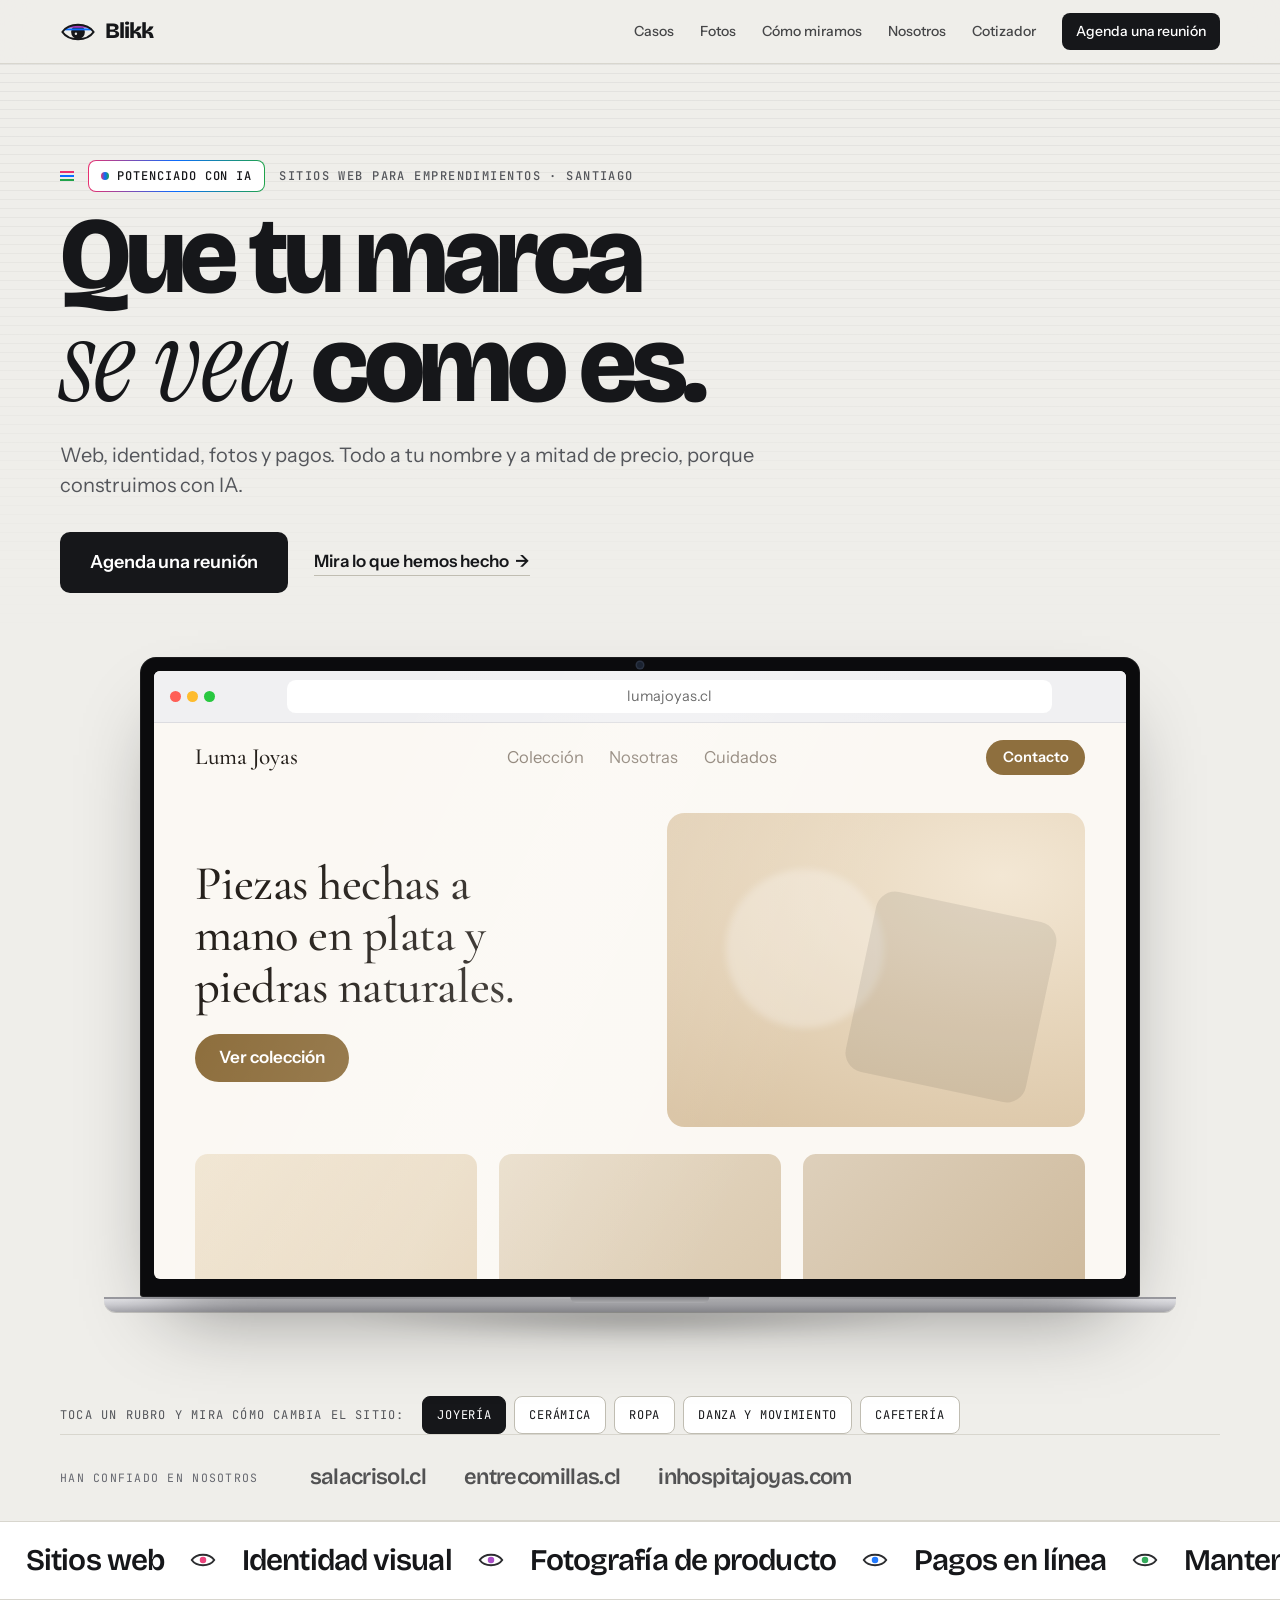
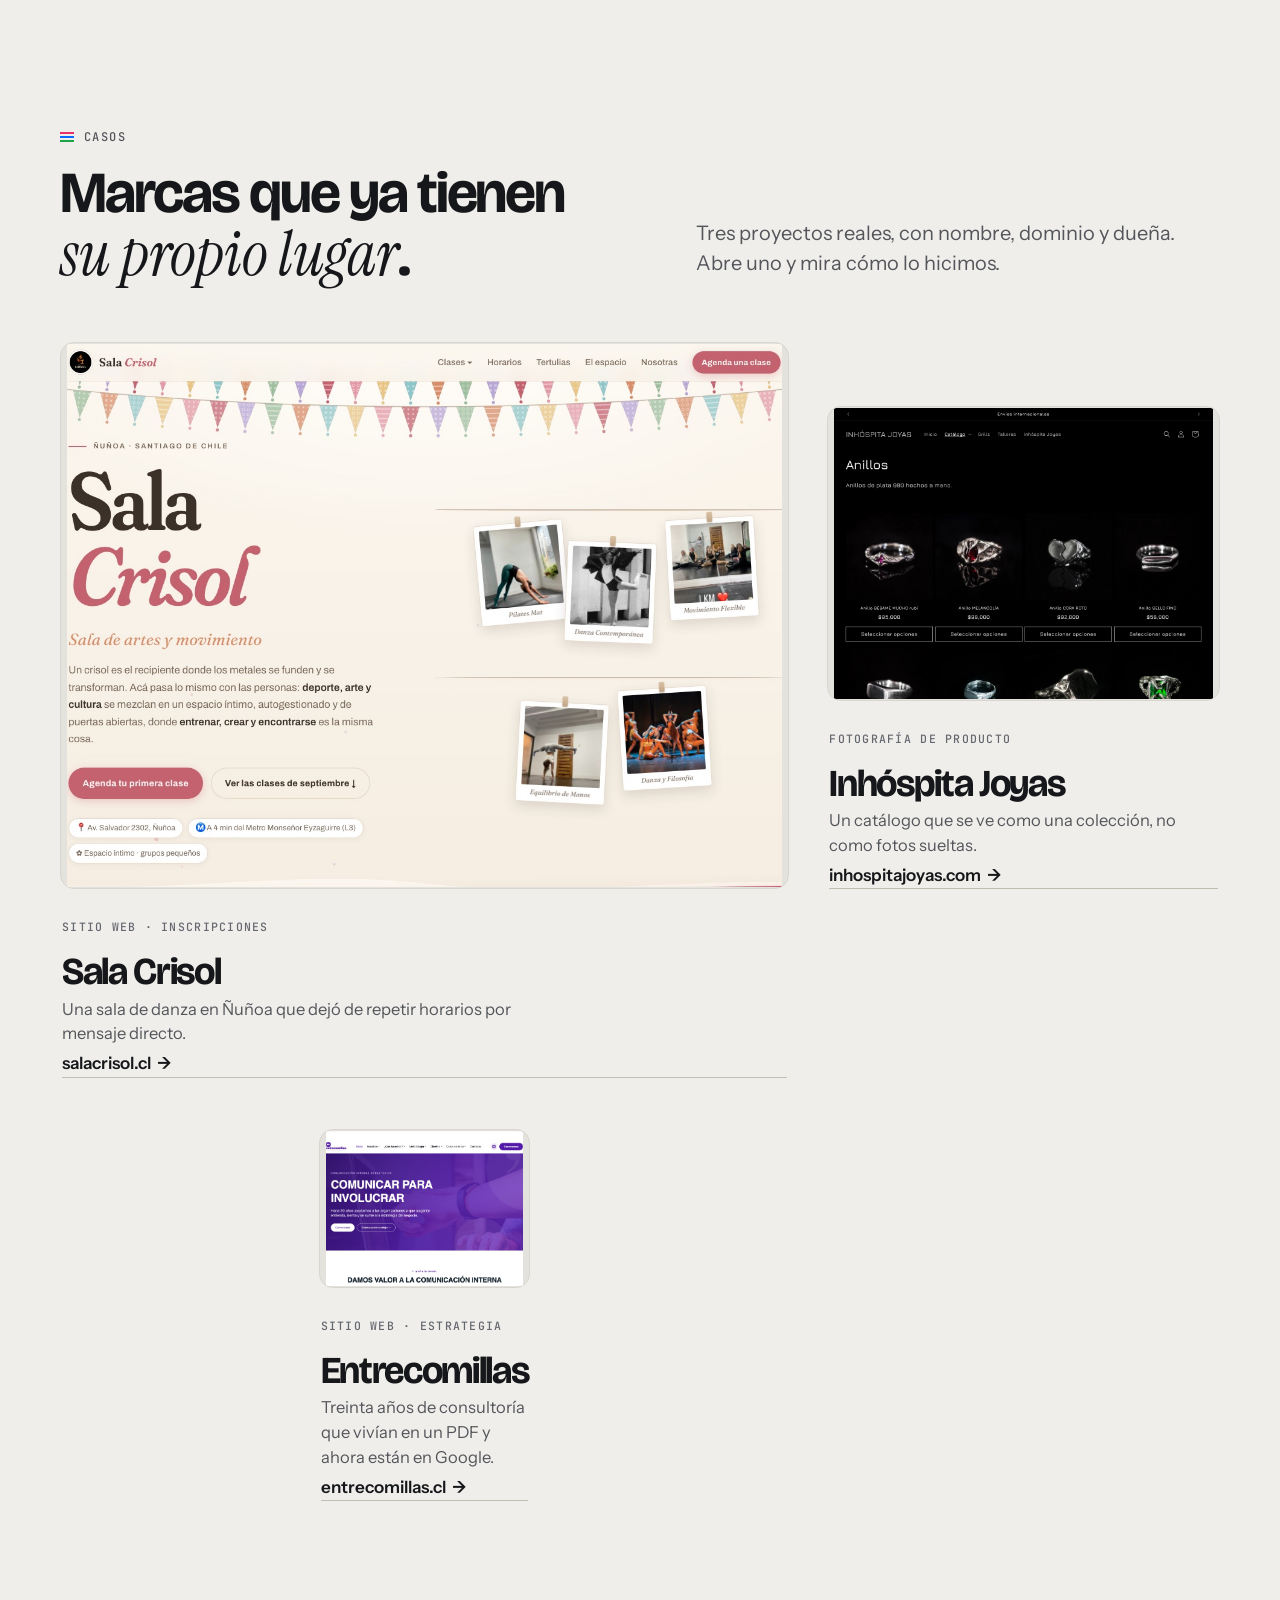
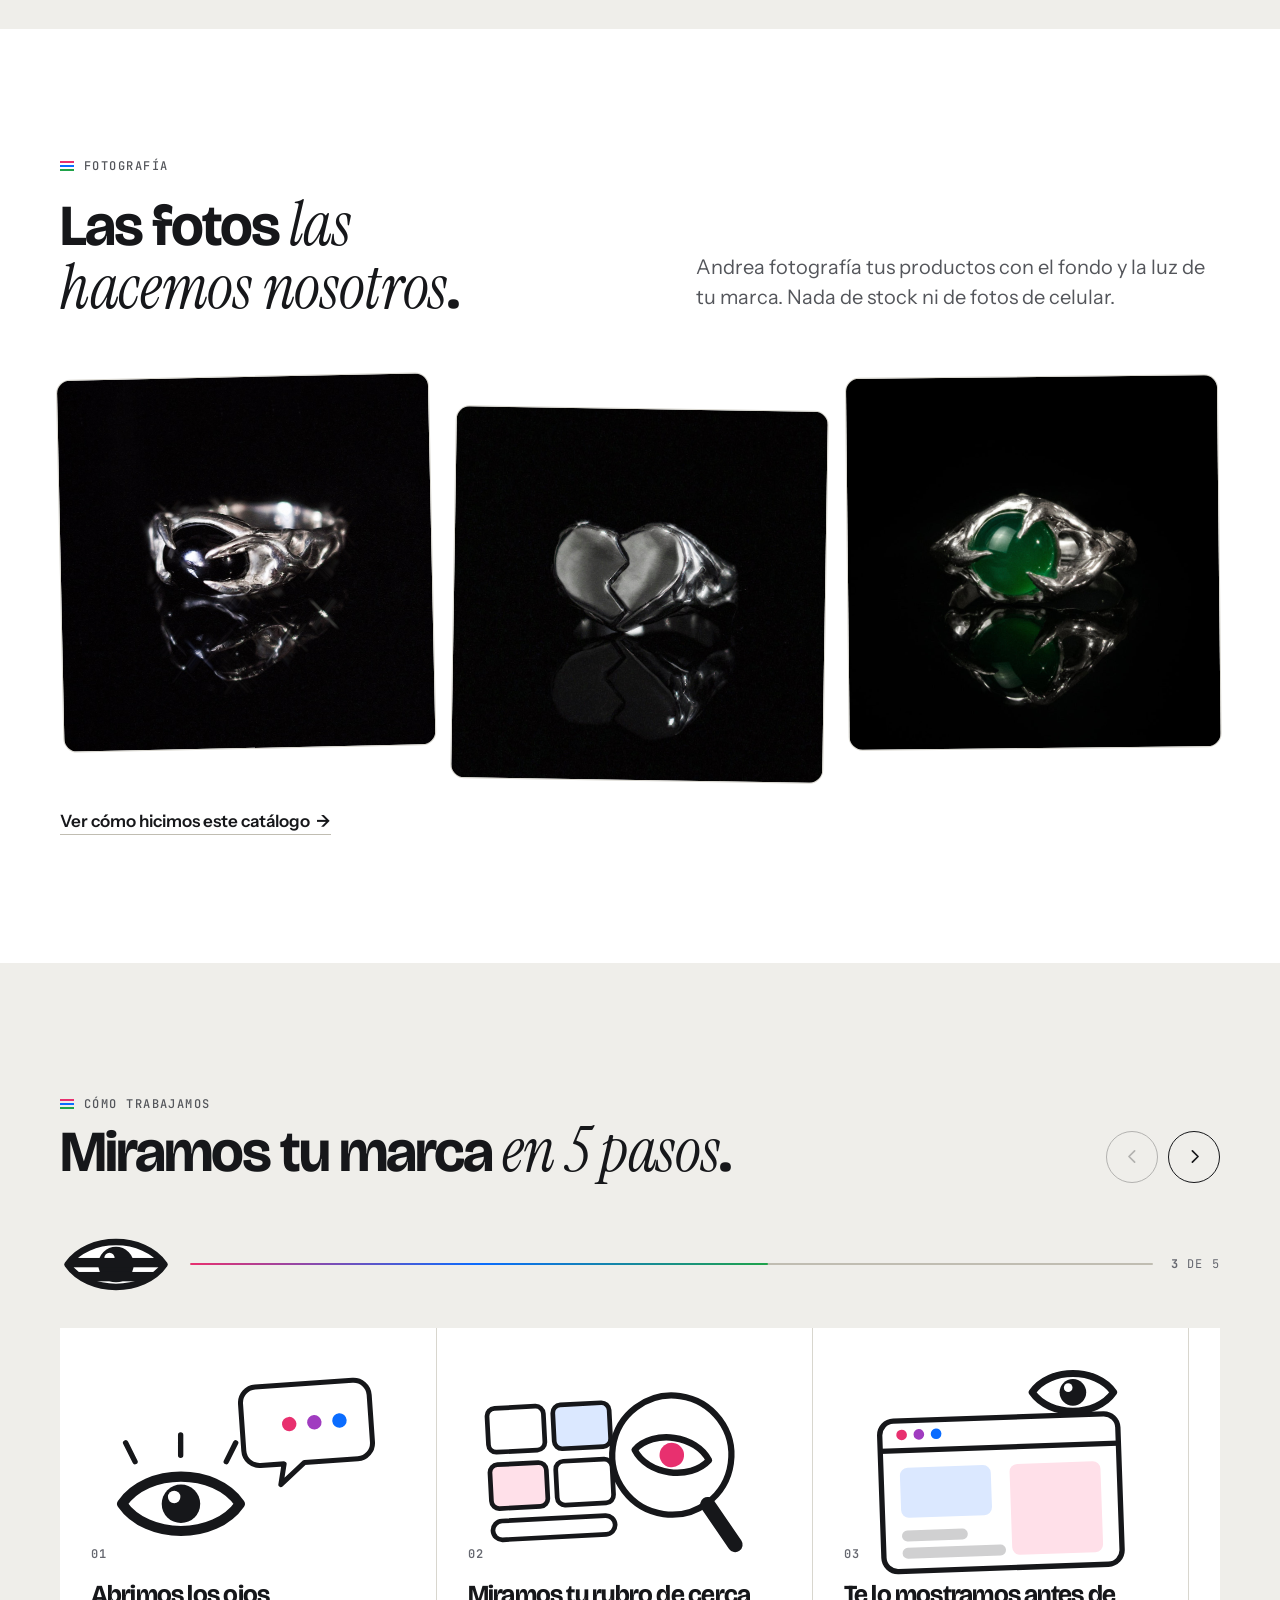
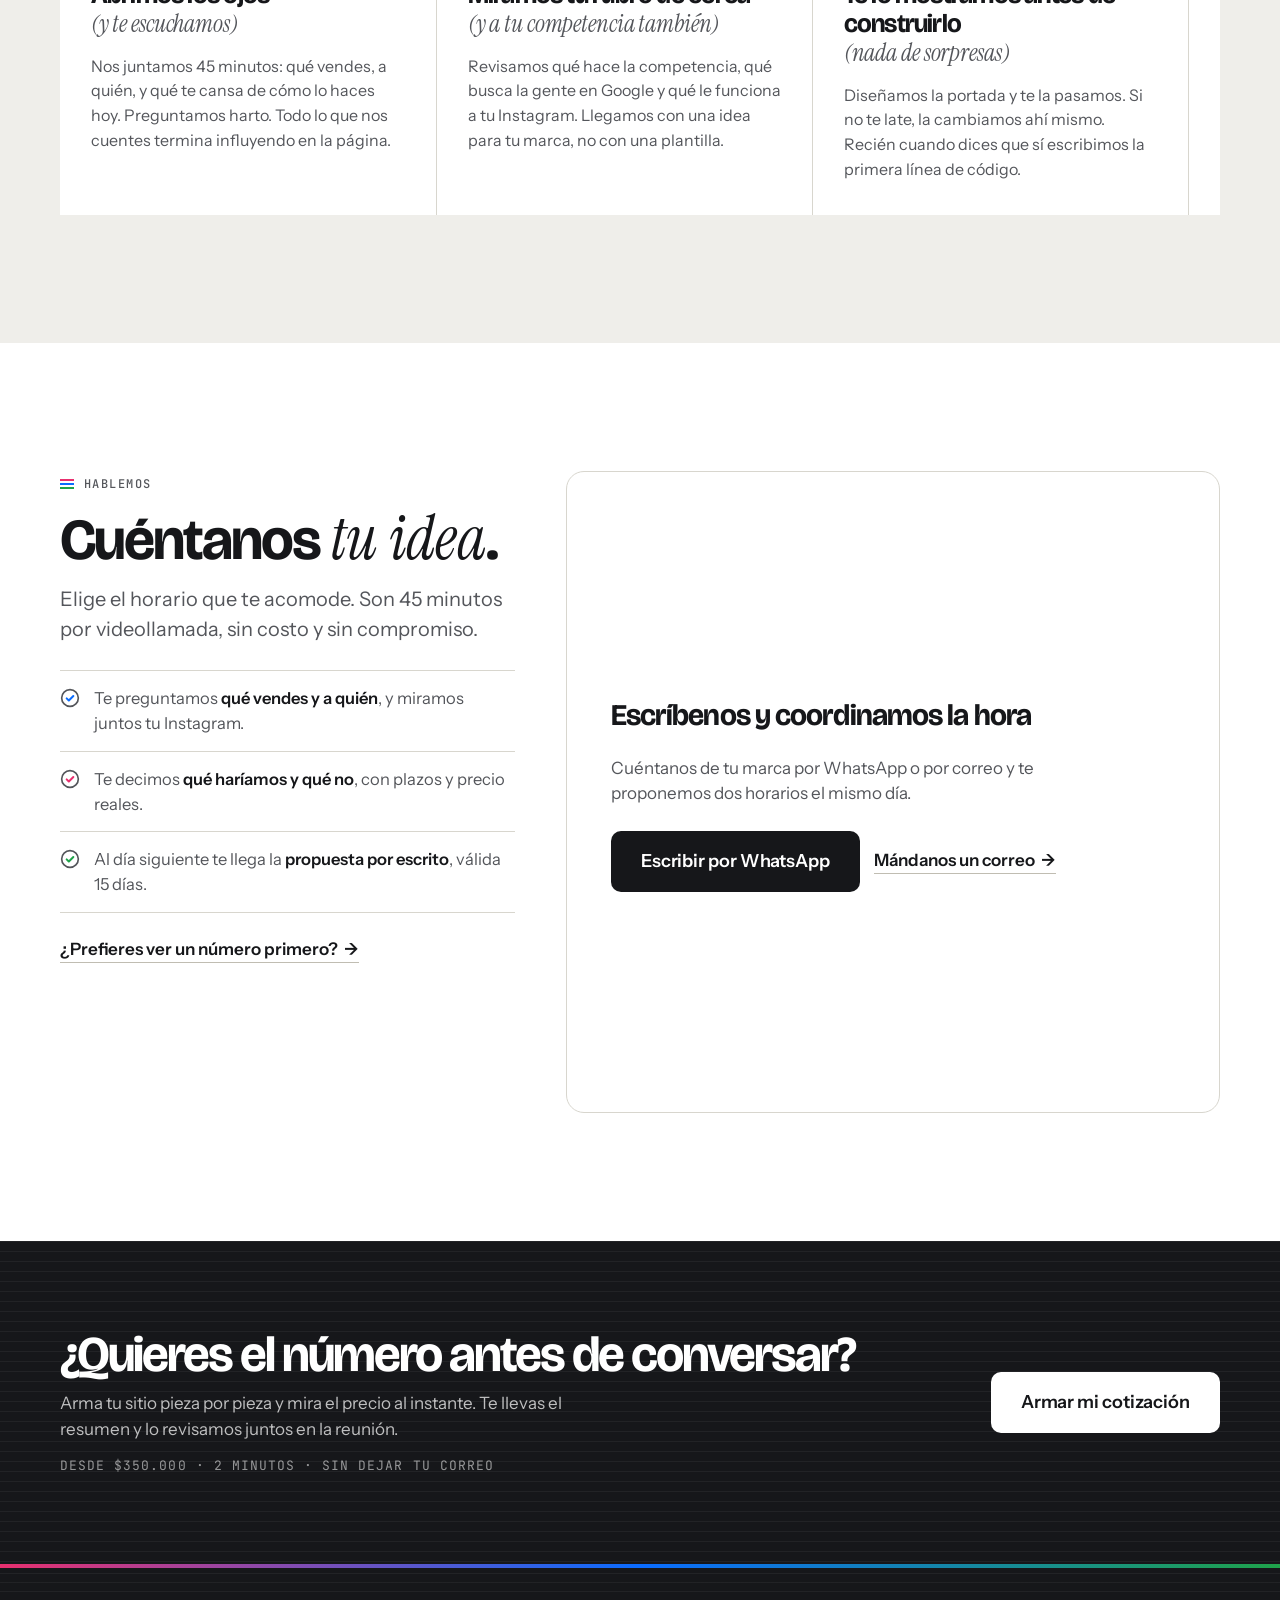
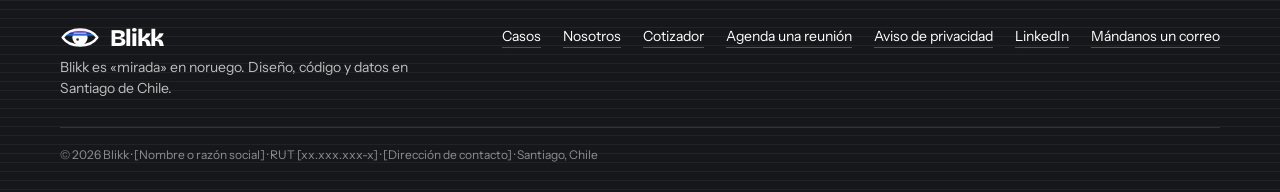
<file: index.html>
<!doctype html>
<html lang="es-CL">
<head>
  <meta charset="utf-8">
  <meta name="viewport" content="width=device-width, initial-scale=1">
  <title>Blikk · Sitios web completos para tu marca</title>
  <meta name="description" content="Blikk: web, identidad visual, fotos, pagos y mantención para emprendimientos en Santiago. Todo a tu nombre y a mitad de precio porque construimos con IA. Agenda una reunión.">
  <meta name="theme-color" content="#efeeea">
  <meta property="og:title" content="Que tu marca se vea como es.">
  <meta property="og:description" content="Blikk: web, identidad visual, fotos, pagos y mantención para emprendimientos en Santiago. Todo a tu nombre y a mitad de precio porque construimos con IA. Agenda una reunión.">
  <meta property="og:type" content="website">
  <meta property="og:locale" content="es_CL">
  <link rel="canonical" href="https://langab.github.io/estudio-web/">
  <link rel="icon" href="data:image/svg+xml,%3Csvg xmlns='http://www.w3.org/2000/svg' viewBox='0 0 32 32'%3E%3Crect width='32' height='32' rx='8' fill='%23111214'/%3E%3Cg transform='translate(2 6.7) scale(0.2333)'%3E%3CclipPath id='o'%3E%3Cpath d='M8 40 C 30 8 90 8 112 40 C 90 72 30 72 8 40 Z'/%3E%3C/clipPath%3E%3Ccircle cx='60' cy='40' r='23' fill='%23fff'/%3E%3Cg clip-path='url(%23o)'%3E%3Crect x='0' y='11' width='120' height='6.5' fill='%23e8306f'/%3E%3Crect x='0' y='19.5' width='120' height='6.5' fill='%23a03cc0'/%3E%3Crect x='0' y='28' width='120' height='6.5' fill='%230a6cff'/%3E%3C/g%3E%3Cpath d='M8 40 C 30 8 90 8 112 40 C 90 72 30 72 8 40 Z' fill='none' stroke='%23fff' stroke-width='8' stroke-linejoin='round'/%3E%3C/g%3E%3C/svg%3E">
  <link rel="preconnect" href="https://fonts.googleapis.com">
  <link rel="preconnect" href="https://fonts.gstatic.com" crossorigin>
  <link rel="stylesheet" href="https://fonts.googleapis.com/css2?family=Bricolage+Grotesque:opsz,wght@12..96,500..800&family=Instrument+Sans:wght@400;500;600&family=Instrument+Serif:ital@0;1&family=JetBrains+Mono:wght@500;600&family=Cormorant+Garamond:wght@500&family=Nunito:wght@800&family=Archivo+Black&family=DM+Serif+Display:ital@1&family=Zilla+Slab:wght@600&display=swap">
  <link rel="stylesheet" href="css/estilos.css?v=20260909b">
</head>
<body>
<div class="persiana-intro" aria-hidden="true"><i></i><i></i><i></i><i></i><i></i><i></i></div>
<a class="skip" href="#contenido">Saltar al contenido</a>

<header class="nav">
  <div class="nav__in wrap">
    <a class="nav__logo" href="#contenido" aria-label="Blikk · inicio"><svg class="logo" viewBox="0 0 120 80" width="36" height="24" aria-hidden="true"><defs><clipPath id="ojo-nav"><path d="M8 40 C 30 8 90 8 112 40 C 90 72 30 72 8 40 Z"/></clipPath></defs><circle cx="60" cy="40" r="23" fill="currentColor"/><circle cx="53" cy="46" r="4" style="fill:var(--hl,#fff)" opacity=".9"/><g clip-path="url(#ojo-nav)"><rect x="0" y="11" width="120" height="6.5" fill="#e8306f"/><rect x="0" y="19.5" width="120" height="6.5" fill="#a03cc0"/><rect x="0" y="28" width="120" height="6.5" fill="#0a6cff"/></g><path d="M8 40 C 30 8 90 8 112 40 C 90 72 30 72 8 40 Z" fill="none" stroke="currentColor" stroke-width="7" stroke-linejoin="round"/></svg><span data-cfg="nombre">Blikk</span></a>
    <button class="nav__burger" aria-label="Abrir menú" aria-expanded="false" aria-controls="menu"><span></span><span></span></button>
    <nav class="nav__links" id="menu" aria-label="Secciones">
      <a href="#casos" data-spy>Casos</a>
      <a href="#fotos" data-spy>Fotos</a>
      <a href="#pasos" data-spy>Cómo miramos</a>
      <a href="nosotros.html">Nosotros</a>
      <a href="cotizador.html">Cotizador</a>
      <a class="btn btn--sm" href="#agenda">Agenda una reunión</a>
    </nav>
  </div>
  <div class="nav__progreso" aria-hidden="true"><i id="nav-progreso"></i></div>
</header>

<main id="contenido">

  <!-- ================= HERO ================= -->
  <section class="hero">
    <div class="wrap">
      <p class="eyebrow hero__eyebrow"><span class="badge-ia"><i></i>Potenciado con IA</span>Sitios web para emprendimientos · Santiago</p>
      <h1 class="hero__h1"><span>Que tu marca</span> <span><span class="acento">se vea</span> como es.</span></h1>
      <p class="lead hero__lead">Web, identidad, fotos y pagos. Todo a tu nombre y a mitad de precio, porque construimos con IA.</p>
      <div class="hero__cta">
        <a class="btn btn--lg" href="#agenda">Agenda una reunión</a>
        <a class="link" href="#casos">Mira lo que hemos hecho</a>
      </div>
    </div>

    <div class="mac-stage" id="mac-stage" aria-label="Demostración interactiva: un sitio que cambia según el rubro">
      <div class="mac" id="mac">
        <div class="mac__float">
        <div class="mac__lid">
          <div class="mac__bezel">
            <div class="mac__cam"></div>
            <div class="mac__screen" role="button" tabindex="0" aria-label="Cambiar al siguiente rubro de ejemplo">
              <div class="mini" id="mini" data-font="joyeria">
                <div class="mini__bar"><span class="mini__dots"><i></i><i></i><i></i></span><span class="mini__url">lumajoyas.cl</span></div>
                <div class="mini__page">
                  <div class="mini__top">
                    <span class="mini__marca">Luma Joyas</span>
                    <span class="mini__nav"><span></span><span></span><span></span></span>
                    <span class="mini__btn">Contacto</span>
                  </div>
                  <div class="mini__hero">
                    <div class="mini__hero-txt"><h2 class="mini__tag"></h2><span class="mini__cta"></span></div>
                    <div class="mini__hero-img"></div>
                  </div>
                  <div class="mini__cards">
                    <div class="mini__card"><div class="mini__card-img mini__card-img--1"></div><span class="mini__card-nombre"></span><span class="mini__card-precio"></span></div>
                    <div class="mini__card"><div class="mini__card-img mini__card-img--2"></div><span class="mini__card-nombre"></span><span class="mini__card-precio"></span></div>
                    <div class="mini__card"><div class="mini__card-img mini__card-img--3"></div><span class="mini__card-nombre"></span><span class="mini__card-precio"></span></div>
                  </div>
                </div>
              </div>
              <div class="mac__boot" aria-hidden="true"><i></i><i></i><i></i><i></i><i></i><i></i><i></i><i></i><svg viewBox="0 0 120 80" aria-hidden="true"><defs><clipPath id="ojo-boot"><path d="M8 40 C 30 8 90 8 112 40 C 90 72 30 72 8 40 Z"/></clipPath></defs><circle cx="60" cy="40" r="23" fill="#fff"/><circle cx="53" cy="46" r="4" fill="#0b0b0d" opacity=".9"/><g clip-path="url(#ojo-boot)"><rect x="0" y="11" width="120" height="6.5" fill="#e8306f"/><rect x="0" y="19.5" width="120" height="6.5" fill="#a03cc0"/><rect x="0" y="28" width="120" height="6.5" fill="#0a6cff"/></g><path d="M8 40 C 30 8 90 8 112 40 C 90 72 30 72 8 40 Z" fill="none" stroke="#fff" stroke-width="7" stroke-linejoin="round"/></svg></div>
              <div class="mac__cursor" aria-hidden="true"><svg viewBox="0 0 24 24"><path d="M5 3l14 8.5-6.2 1.6L9.5 19 5 3Z" fill="#fff" stroke="#111" stroke-width="1.6" stroke-linejoin="round"/></svg></div>
            </div>
          </div>
        </div>
        <div class="mac__base"><span class="mac__notch"></span></div>
        <div class="mac__shadow"></div>
        </div>
      </div>
    </div>

    <div class="hero__rubros wrap">
      <p class="hero__rubros-label">Toca un rubro y mira cómo cambia el sitio:</p>
      <div class="chips" id="rubros" role="group" aria-label="Rubros de ejemplo"></div>
    </div>

    <div class="wrap">
      <div class="confian reveal">
        <span class="confian__label">Han confiado en nosotros</span>
        <div class="confian__marcas" id="en-vivo"></div>
      </div>
    </div>
  </section>

  <!-- ================= MARQUESINA ================= -->
  <div class="marquesina" aria-hidden="true">
    <div class="marquesina__pista">
      <div class="marquesina__grupo">
        <span>Sitios web</span><svg class="marquesina__ojo" viewBox="0 0 120 80"><path d="M8 40 C 30 8 90 8 112 40 C 90 72 30 72 8 40 Z" fill="none" stroke="currentColor" stroke-width="9" stroke-linejoin="round"/><circle cx="60" cy="40" r="15" fill="#e8306f"/></svg>
        <span>Identidad visual</span><svg class="marquesina__ojo" viewBox="0 0 120 80"><path d="M8 40 C 30 8 90 8 112 40 C 90 72 30 72 8 40 Z" fill="none" stroke="currentColor" stroke-width="9" stroke-linejoin="round"/><circle cx="60" cy="40" r="15" fill="#a03cc0"/></svg>
        <span>Fotografía de producto</span><svg class="marquesina__ojo" viewBox="0 0 120 80"><path d="M8 40 C 30 8 90 8 112 40 C 90 72 30 72 8 40 Z" fill="none" stroke="currentColor" stroke-width="9" stroke-linejoin="round"/><circle cx="60" cy="40" r="15" fill="#0a6cff"/></svg>
        <span>Pagos en línea</span><svg class="marquesina__ojo" viewBox="0 0 120 80"><path d="M8 40 C 30 8 90 8 112 40 C 90 72 30 72 8 40 Z" fill="none" stroke="currentColor" stroke-width="9" stroke-linejoin="round"/><circle cx="60" cy="40" r="15" fill="#1fa34a"/></svg>
        <span>Mantención</span><svg class="marquesina__ojo" viewBox="0 0 120 80"><path d="M8 40 C 30 8 90 8 112 40 C 90 72 30 72 8 40 Z" fill="none" stroke="currentColor" stroke-width="9" stroke-linejoin="round"/><circle cx="60" cy="40" r="15" fill="#e8306f"/></svg>
      </div>
      <div class="marquesina__grupo">
        <span>Sitios web</span><svg class="marquesina__ojo" viewBox="0 0 120 80"><path d="M8 40 C 30 8 90 8 112 40 C 90 72 30 72 8 40 Z" fill="none" stroke="currentColor" stroke-width="9" stroke-linejoin="round"/><circle cx="60" cy="40" r="15" fill="#e8306f"/></svg>
        <span>Identidad visual</span><svg class="marquesina__ojo" viewBox="0 0 120 80"><path d="M8 40 C 30 8 90 8 112 40 C 90 72 30 72 8 40 Z" fill="none" stroke="currentColor" stroke-width="9" stroke-linejoin="round"/><circle cx="60" cy="40" r="15" fill="#a03cc0"/></svg>
        <span>Fotografía de producto</span><svg class="marquesina__ojo" viewBox="0 0 120 80"><path d="M8 40 C 30 8 90 8 112 40 C 90 72 30 72 8 40 Z" fill="none" stroke="currentColor" stroke-width="9" stroke-linejoin="round"/><circle cx="60" cy="40" r="15" fill="#0a6cff"/></svg>
        <span>Pagos en línea</span><svg class="marquesina__ojo" viewBox="0 0 120 80"><path d="M8 40 C 30 8 90 8 112 40 C 90 72 30 72 8 40 Z" fill="none" stroke="currentColor" stroke-width="9" stroke-linejoin="round"/><circle cx="60" cy="40" r="15" fill="#1fa34a"/></svg>
        <span>Mantención</span><svg class="marquesina__ojo" viewBox="0 0 120 80"><path d="M8 40 C 30 8 90 8 112 40 C 90 72 30 72 8 40 Z" fill="none" stroke="currentColor" stroke-width="9" stroke-linejoin="round"/><circle cx="60" cy="40" r="15" fill="#e8306f"/></svg>
      </div>
    </div>
  </div>

  <!-- ================= CASOS ================= -->
  <section class="sec" id="casos">
    <div class="wrap">
      <header class="sec__head reveal">
        <p class="eyebrow">Casos</p>
        <h2 class="h2">Marcas que ya tienen <span class="acento">su propio lugar</span>.</h2>
        <p class="lead">Tres proyectos reales, con nombre, dominio y dueña. Abre uno y mira cómo lo hicimos.</p>
      </header>

      <div class="obras">

        <article class="obra reveal">
          <button class="obra__media" data-abrir="caso-crisol" aria-labelledby="obra-crisol">
            <img src="img/casos/salacrisol-desktop.jpg" alt="Portada del sitio salacrisol.cl" loading="lazy" width="1440" height="900">
            <span class="obra__ver">Ver el caso <svg viewBox="0 0 24 24" width="13" height="13" fill="none" aria-hidden="true"><path d="M5 12h14M13 5l7 7-7 7" stroke="currentColor" stroke-width="2.4" stroke-linecap="round" stroke-linejoin="round"/></svg></span>
          </button>
          <div class="obra__pie">
            <p class="obra__cat">Sitio web · Inscripciones</p>
            <h3 class="obra__nombre" id="obra-crisol">Sala Crisol</h3>
            <p class="obra__linea">Una sala de danza en Ñuñoa que dejó de repetir horarios por mensaje directo.</p>
            <a class="link" href="https://salacrisol.cl" target="_blank" rel="noopener">salacrisol.cl</a>
          </div>
        </article>

        <article class="obra reveal">
          <button class="obra__media" data-abrir="caso-inhospita" aria-labelledby="obra-inhospita">
            <img src="img/casos/inhospita-anillos.jpg" alt="Catálogo de anillos de Inhóspita Joyas: plata sobre fondo negro, misma luz en todas las piezas" loading="lazy" width="1440" height="900">
            <span class="obra__ver">Ver el caso <svg viewBox="0 0 24 24" width="13" height="13" fill="none" aria-hidden="true"><path d="M5 12h14M13 5l7 7-7 7" stroke="currentColor" stroke-width="2.4" stroke-linecap="round" stroke-linejoin="round"/></svg></span>
          </button>
          <div class="obra__pie">
            <p class="obra__cat">Fotografía de producto</p>
            <h3 class="obra__nombre" id="obra-inhospita">Inhóspita Joyas</h3>
            <p class="obra__linea">Un catálogo que se ve como una colección, no como fotos sueltas.</p>
            <a class="link" href="https://inhospitajoyas.com" target="_blank" rel="noopener">inhospitajoyas.com</a>
          </div>
        </article>

        <article class="obra reveal">
          <button class="obra__media" data-abrir="caso-ec" aria-labelledby="obra-ec">
            <img src="img/casos/entrecomillas-desktop.jpg" alt="Portada del sitio entrecomillas.cl" loading="lazy" width="1440" height="900">
            <span class="obra__ver">Ver el caso <svg viewBox="0 0 24 24" width="13" height="13" fill="none" aria-hidden="true"><path d="M5 12h14M13 5l7 7-7 7" stroke="currentColor" stroke-width="2.4" stroke-linecap="round" stroke-linejoin="round"/></svg></span>
          </button>
          <div class="obra__pie">
            <p class="obra__cat">Sitio web · Estrategia</p>
            <h3 class="obra__nombre" id="obra-ec">Entrecomillas</h3>
            <p class="obra__linea">Treinta años de consultoría que vivían en un PDF y ahora están en Google.</p>
            <a class="link" href="https://entrecomillas.cl" target="_blank" rel="noopener">entrecomillas.cl</a>
          </div>
        </article>

      </div>
    </div>
  </section>

  <!-- ================= FOTOS ================= -->
  <section class="sec sec--grey fotos" id="fotos">
    <div class="wrap">
      <header class="sec__head reveal">
        <p class="eyebrow">Fotografía</p>
        <h2 class="h2">Las fotos <span class="acento">las hacemos nosotros</span>.</h2>
        <p class="lead">Andrea fotografía tus productos con el fondo y la luz de tu marca. Nada de stock ni de fotos de celular.</p>
      </header>
      <div class="tira reveal">
        <figure><img src="img/fotos/inhospita-abismo.jpg" alt="Anillo de plata con piedra, fotografiado sobre fondo negro" loading="lazy" width="1000" height="1000"></figure>
        <figure><img src="img/fotos/inhospita-cora.jpg" alt="Anillo de plata con textura orgánica sobre fondo negro" loading="lazy" width="1000" height="1000"></figure>
        <figure><img src="img/fotos/inhospita-ilusion.jpg" alt="Anillo de plata con brillo, fotografiado con luz dura" loading="lazy" width="1000" height="1000"></figure>
      </div>
      <p style="margin:28px 0 0"><button class="link" type="button" data-abrir="caso-inhospita">Ver cómo hicimos este catálogo</button></p>
    </div>
  </section>

  <!-- ================= LOS 5 PASOS · EL OJO QUE SE ABRE ================= -->
  <section class="sec" id="pasos">
    <div class="wrap">
      <div class="pasos__top reveal">
        <header class="sec__head" style="margin-bottom:0;display:block">
          <p class="eyebrow">Cómo trabajamos</p>
          <h2 class="h2">Miramos tu marca <span class="acento">en 5 pasos</span>.</h2>
        </header>
        <div class="pasos__flechas">
          <button class="flecha" id="paso-prev" type="button" aria-label="Paso anterior" disabled><svg viewBox="0 0 24 24" fill="none" aria-hidden="true"><path d="M15 4 7 12l8 8" stroke="currentColor" stroke-width="2.4" stroke-linecap="round" stroke-linejoin="round"/></svg></button>
          <button class="flecha" id="paso-next" type="button" aria-label="Paso siguiente"><svg viewBox="0 0 24 24" fill="none" aria-hidden="true"><path d="M9 4l8 8-8 8" stroke="currentColor" stroke-width="2.4" stroke-linecap="round" stroke-linejoin="round"/></svg></button>
        </div>
      </div>

      <div class="ojo-guia reveal" id="ojo-guia" data-paso="1">
        <svg class="ojo-guia__svg" viewBox="0 0 120 80" aria-hidden="true">
          <defs><clipPath id="guia-ojo"><path d="M8 40 C 30 8 90 8 112 40 C 90 72 30 72 8 40 Z"/></clipPath></defs>
          <path d="M8 40 C 30 8 90 8 112 40 C 90 72 30 72 8 40 Z" fill="#fff"/>
          <circle cx="60" cy="40" r="19" fill="currentColor"/>
          <circle cx="53" cy="33" r="5.5" fill="#fff"/>
          <g clip-path="url(#guia-ojo)" class="ojo-guia__lamas">
            <rect x="0" y="3"  width="120" height="10" fill="currentColor"/>
            <rect x="0" y="18" width="120" height="10" fill="currentColor"/>
            <rect x="0" y="33" width="120" height="10" fill="currentColor"/>
            <rect x="0" y="48" width="120" height="10" fill="currentColor"/>
            <rect x="0" y="63" width="120" height="10" fill="currentColor"/>
          </g>
          <path d="M8 40 C 30 8 90 8 112 40 C 90 72 30 72 8 40 Z" fill="none" stroke="currentColor" stroke-width="7" stroke-linejoin="round"/>
        </svg>
        <div class="ojo-guia__barra" aria-hidden="true"><i id="ojo-guia-barra"></i></div>
        <span class="ojo-guia__txt"><b id="ojo-guia-n">1</b> de 5</span>
      </div>

      <div class="pasos__pista" id="pasos-pista" tabindex="0" role="group" aria-label="Los cinco pasos, deslizables">

        <article class="paso5">
          <div class="paso5__arte">
            <svg viewBox="0 0 200 140" fill="none" aria-hidden="true">
              <g transform="rotate(-4 142 39)">
                <path d="M106 14h62a10 10 0 0 1 10 10v30a10 10 0 0 1-10 10h-34l-16 13 3-13h-15a10 10 0 0 1-10-10V24a10 10 0 0 1 10-10Z" fill="#fff" stroke="currentColor" stroke-width="3.2" stroke-linejoin="round"/>
                <circle cx="126" cy="39" r="4.6" fill="#e8306f"/><circle cx="142" cy="39" r="4.6" fill="#a03cc0"/><circle cx="158" cy="39" r="4.6" fill="#0a6cff"/>
              </g>
              <path d="M28 64 22 52M57 60V47M86 64l6-12" stroke="currentColor" stroke-width="3.4" stroke-linecap="round"/>
              <g transform="translate(14 62) scale(.72)">
                <path d="M8 40 C 30 8 90 8 112 40 C 90 72 30 72 8 40 Z" fill="#fff" stroke="currentColor" stroke-width="9" stroke-linejoin="round"/>
                <circle class="arte-pupila" cx="60" cy="40" r="17" fill="currentColor" style="transform-box:fill-box;transform-origin:center"/>
                <circle cx="54" cy="34" r="5.5" fill="#fff"/>
              </g>
            </svg>
          </div>
          <p class="paso5__n">01</p>
          <h3>Abrimos los ojos<em>(y te escuchamos)</em></h3>
          <p>Nos juntamos 45 minutos: qué vendes, a quién, y qué te cansa de cómo lo haces hoy. Preguntamos harto. Todo lo que nos cuentes termina influyendo en la página.</p>
        </article>

        <article class="paso5">
          <div class="paso5__arte">
            <svg viewBox="0 0 200 140" fill="none" aria-hidden="true">
              <g transform="rotate(-3 60 70)">
                <rect x="14" y="28" width="36" height="28" rx="5" fill="#fff" stroke="currentColor" stroke-width="3"/>
                <rect x="56" y="28" width="36" height="28" rx="5" fill="#dbe8ff" stroke="currentColor" stroke-width="3"/>
                <rect x="14" y="64" width="36" height="28" rx="5" fill="#ffe0e9" stroke="currentColor" stroke-width="3"/>
                <rect x="56" y="64" width="36" height="28" rx="5" fill="#fff" stroke="currentColor" stroke-width="3"/>
                <rect x="14" y="100" width="78" height="12" rx="6" fill="#fff" stroke="currentColor" stroke-width="3"/>
              </g>
              <g transform="rotate(8 130 60)">
                <circle cx="130" cy="60" r="38" fill="#fff" stroke="currentColor" stroke-width="4"/>
                <path d="M157 88l21 23" stroke="currentColor" stroke-width="9.5" stroke-linecap="round"/>
                <g transform="translate(130 60) scale(.46) translate(-60 -40)">
                  <path d="M8 40 C 30 8 90 8 112 40 C 90 72 30 72 8 40 Z" fill="none" stroke="currentColor" stroke-width="9" stroke-linejoin="round"/>
                  <circle class="arte-pupila" cx="60" cy="40" r="17" fill="#e8306f" style="transform-box:fill-box;transform-origin:center"/>
                </g>
              </g>
            </svg>
          </div>
          <p class="paso5__n">02</p>
          <h3>Miramos tu rubro de cerca<em>(y a tu competencia también)</em></h3>
          <p>Revisamos qué hace la competencia, qué busca la gente en Google y qué le funciona a tu Instagram. Llegamos con una idea para tu marca, no con una plantilla.</p>
        </article>

        <article class="paso5">
          <div class="paso5__arte">
            <svg viewBox="0 0 200 140" fill="none" aria-hidden="true">
              <g transform="rotate(-2 100 82)">
                <rect x="24" y="36" width="152" height="96" rx="9" fill="#fff" stroke="currentColor" stroke-width="3.4"/>
                <path d="M24 55h152" stroke="currentColor" stroke-width="3.4"/>
                <circle cx="38" cy="45" r="3.4" fill="#e8306f"/><circle cx="49" cy="45" r="3.4" fill="#a03cc0"/><circle cx="60" cy="45" r="3.4" fill="#0a6cff"/>
                <rect x="36" y="66" width="58" height="32" rx="5" fill="#dbe8ff"/>
                <rect x="36" y="106" width="42" height="7" rx="3.5" fill="currentColor" opacity=".2"/>
                <rect x="36" y="117" width="66" height="7" rx="3.5" fill="currentColor" opacity=".2"/>
                <rect x="106" y="66" width="58" height="58" rx="5" fill="#ffe0e9"/>
              </g>
              <g transform="translate(116 0) scale(.5)">
                <path d="M8 40 C 30 8 90 8 112 40 C 90 72 30 72 8 40 Z" fill="#fff" stroke="currentColor" stroke-width="9" stroke-linejoin="round"/>
                <circle class="arte-pupila" cx="60" cy="40" r="17" fill="currentColor" style="transform-box:fill-box;transform-origin:center"/>
                <circle cx="54" cy="34" r="5.5" fill="#fff"/>
              </g>
            </svg>
          </div>
          <p class="paso5__n">03</p>
          <h3>Te lo mostramos antes de construirlo<em>(nada de sorpresas)</em></h3>
          <p>Diseñamos la portada y te la pasamos. Si no te late, la cambiamos ahí mismo. Recién cuando dices que sí escribimos la primera línea de código.</p>
        </article>

        <article class="paso5">
          <div class="paso5__arte">
            <svg viewBox="0 0 200 140" fill="none" aria-hidden="true">
              <defs><clipPath id="p4-marco"><rect x="24" y="16" width="152" height="108" rx="9"/></clipPath></defs>
              <rect x="24" y="16" width="152" height="108" rx="9" fill="#fff"/>
              <g clip-path="url(#p4-marco)">
                <rect x="44" y="84" width="26" height="40" rx="4" fill="#ffe0e9" stroke="currentColor" stroke-width="3"/>
                <rect x="82" y="62" width="26" height="62" rx="4" fill="#dbe8ff" stroke="currentColor" stroke-width="3"/>
                <rect x="120" y="42" width="26" height="82" rx="4" fill="#dcf5d8" stroke="currentColor" stroke-width="3"/>
                <rect class="arte-lama" x="18" y="20" width="164" height="17" fill="currentColor" opacity=".92"/>
                <rect class="arte-lama" x="18" y="45" width="164" height="17" fill="currentColor" opacity=".92"/>
                <rect class="arte-lama" x="18" y="70" width="164" height="17" fill="currentColor" opacity=".92"/>
              </g>
              <rect x="24" y="16" width="152" height="108" rx="9" fill="none" stroke="currentColor" stroke-width="3.6"/>
            </svg>
          </div>
          <p class="paso5__n">04</p>
          <h3>Lo levantamos a la vista<em>(con un link que puedes mirar)</em></h3>
          <p>Desde la primera semana tienes una dirección de prueba para ver cómo avanza y pedir cambios. Vas viendo tu sitio crecer, no esperando un correo al final.</p>
        </article>

        <article class="paso5">
          <div class="paso5__arte">
            <svg viewBox="0 0 200 140" fill="none" aria-hidden="true">
              <g transform="rotate(-12 100 72)">
                <path d="M100 72h68" stroke="currentColor" stroke-width="11" stroke-linecap="round"/>
                <path d="M148 72v20M166 72v15" stroke="currentColor" stroke-width="10" stroke-linecap="round"/>
                <g transform="translate(22 38) scale(.72)">
                  <path d="M8 40 C 30 8 90 8 112 40 C 90 72 30 72 8 40 Z" fill="#fff" stroke="currentColor" stroke-width="10" stroke-linejoin="round"/>
                  <circle class="arte-pupila" cx="60" cy="40" r="16" fill="currentColor" style="transform-box:fill-box;transform-origin:center"/>
                  <circle cx="54" cy="34" r="5.5" fill="#fff"/>
                </g>
              </g>
              <g transform="rotate(10 168 30)">
                <rect x="146" y="12" width="46" height="34" rx="7" fill="#fff" stroke="currentColor" stroke-width="3"/>
                <rect x="154" y="20" width="30" height="4.5" rx="2.2" fill="#e8306f"/>
                <rect x="154" y="27" width="30" height="4.5" rx="2.2" fill="#a03cc0"/>
                <rect x="154" y="34" width="30" height="4.5" rx="2.2" fill="#0a6cff"/>
              </g>
            </svg>
          </div>
          <p class="paso5__n">05</p>
          <h3>Te entregamos las llaves<em>(todas, sin letra chica)</em></h3>
          <p>El dominio, las cuentas y los datos quedan a tu nombre. Te enseñamos a editarlo y nos quedamos 30 días arreglando lo que salga. Si un día te vas, te vas con todo.</p>
        </article>

      </div>
    </div>
  </section>

  <!-- ================= AGENDA ================= -->
  <section class="sec sec--grey agenda" id="agenda">
    <div class="wrap">
      <div class="agenda__grid">
        <div class="agenda__pitch reveal">
          <p class="eyebrow">Hablemos</p>
          <h2 class="h2">Cuéntanos <span class="acento">tu idea</span>.</h2>
          <p class="lead">Elige el horario que te acomode. Son 45 minutos por videollamada, sin costo y sin compromiso.</p>
          <ul class="agenda__lista">
            <li><svg class="agenda__tic" viewBox="0 0 24 24" fill="none" aria-hidden="true"><circle cx="12" cy="12" r="10" stroke="currentColor" stroke-width="2"/><path d="M8 12.4l2.6 2.6L16 9.6" stroke="#0a6cff" stroke-width="2.4" stroke-linecap="round" stroke-linejoin="round"/></svg><span>Te preguntamos <b>qué vendes y a quién</b>, y miramos juntos tu Instagram.</span></li>
            <li><svg class="agenda__tic" viewBox="0 0 24 24" fill="none" aria-hidden="true"><circle cx="12" cy="12" r="10" stroke="currentColor" stroke-width="2"/><path d="M8 12.4l2.6 2.6L16 9.6" stroke="#e8306f" stroke-width="2.4" stroke-linecap="round" stroke-linejoin="round"/></svg><span>Te decimos <b>qué haríamos y qué no</b>, con plazos y precio reales.</span></li>
            <li><svg class="agenda__tic" viewBox="0 0 24 24" fill="none" aria-hidden="true"><circle cx="12" cy="12" r="10" stroke="currentColor" stroke-width="2"/><path d="M8 12.4l2.6 2.6L16 9.6" stroke="#1fa34a" stroke-width="2.4" stroke-linecap="round" stroke-linejoin="round"/></svg><span>Al día siguiente te llega la <b>propuesta por escrito</b>, válida 15 días.</span></li>
          </ul>
          <p style="margin:24px 0 0"><a class="link" href="cotizador.html">¿Prefieres ver un número primero?</a></p>
        </div>

        <div class="agenda__caja reveal" id="agenda-caja">
          <div class="agenda__respaldo" id="agenda-respaldo">
            <h3>Escríbenos y coordinamos la hora</h3>
            <p>Cuéntanos de tu marca por WhatsApp o por correo y te proponemos dos horarios el mismo día.</p>
            <div class="agenda__botones">
              <a class="btn btn--lg" data-wa href="#" target="_blank" rel="noopener">Escribir por WhatsApp</a>
              <a class="link" data-mail href="#"></a>
            </div>
          </div>
        </div>
      </div>
    </div>
  </section>

  <!-- ================= PUENTE AL COTIZADOR ================= -->
  <section class="puente">
    <div class="wrap puente__in">
      <div>
        <h2>¿Quieres el número antes de conversar?</h2>
        <p>Arma tu sitio pieza por pieza y mira el precio al instante. Te llevas el resumen y lo revisamos juntos en la reunión.</p>
        <span class="puente__precio">Desde $350.000 · 2 minutos · sin dejar tu correo</span>
      </div>
      <a class="btn btn--lg" href="cotizador.html">Armar mi cotización</a>
    </div>
  </section>

</main>

<footer class="foot">
  <div class="wrap foot__in">
    <div>
      <a class="foot__logo" href="#contenido"><svg class="logo" viewBox="0 0 120 80" width="40" height="27" aria-hidden="true"><defs><clipPath id="ojo-pie"><path d="M8 40 C 30 8 90 8 112 40 C 90 72 30 72 8 40 Z"/></clipPath></defs><circle cx="60" cy="40" r="23" fill="currentColor"/><circle cx="53" cy="46" r="4" style="fill:var(--hl,#fff)" opacity=".9"/><g clip-path="url(#ojo-pie)"><rect x="0" y="11" width="120" height="6.5" fill="#e8306f"/><rect x="0" y="19.5" width="120" height="6.5" fill="#a03cc0"/><rect x="0" y="28" width="120" height="6.5" fill="#0a6cff"/></g><path d="M8 40 C 30 8 90 8 112 40 C 90 72 30 72 8 40 Z" fill="none" stroke="currentColor" stroke-width="7" stroke-linejoin="round"/></svg><span data-cfg="nombre">Blikk</span></a>
      <p class="foot__tag"><span data-cfg="significado"></span> Diseño, código y datos en <span data-cfg="ciudad"></span>.</p>
    </div>
    <nav aria-label="Enlaces del sitio">
      <a href="#casos">Casos</a>
      <a href="nosotros.html">Nosotros</a>
      <a href="cotizador.html">Cotizador</a>
      <a href="#agenda">Agenda una reunión</a>
      <a href="privacidad.html">Aviso de privacidad</a>
      <a data-ig hidden href="#" target="_blank" rel="noopener"></a>
      <a data-linkedin href="#" target="_blank" rel="noopener">LinkedIn</a>
      <a data-mail href="#"></a>
    </nav>
    <p class="foot__legal">© <span data-year></span> <span data-cfg="nombre"></span> · [Nombre o razón social] · RUT [xx.xxx.xxx-x] · [Dirección de contacto] · Santiago, Chile</p>
  </div>
</footer>

<div class="cta-movil" id="cta-movil" aria-hidden="true">
  <a class="cta-movil__btn" href="#agenda">Agenda una reunión</a>
  <a class="cta-movil__wa" data-wa href="#" target="_blank" rel="noopener" aria-label="Escribirnos por WhatsApp"><svg viewBox="0 0 24 24" width="22" height="22" aria-hidden="true"><path fill="currentColor" d="M12.04 2C6.58 2 2.13 6.45 2.13 11.91c0 1.75.46 3.45 1.32 4.95L2 22l5.25-1.38a9.9 9.9 0 0 0 4.79 1.22h.01c5.46 0 9.91-4.45 9.91-9.91 0-2.65-1.03-5.14-2.9-7.01A9.82 9.82 0 0 0 12.04 2Zm0 18.13h-.01a8.2 8.2 0 0 1-4.19-1.15l-.3-.18-3.12.82.83-3.04-.2-.31a8.22 8.22 0 0 1-1.26-4.36c0-4.54 3.7-8.24 8.25-8.24 2.2 0 4.27.86 5.83 2.42a8.2 8.2 0 0 1 2.41 5.83c0 4.54-3.7 8.21-8.24 8.21Zm4.52-6.16c-.25-.12-1.47-.72-1.69-.81-.23-.08-.39-.12-.56.13-.16.24-.64.8-.78.97-.14.16-.29.18-.54.06-.25-.12-1.05-.39-1.99-1.23-.74-.66-1.23-1.47-1.38-1.72-.14-.25-.01-.38.11-.5.11-.11.25-.29.37-.43.13-.15.17-.25.25-.41.08-.17.04-.31-.02-.43-.06-.12-.56-1.34-.76-1.84-.2-.48-.4-.42-.56-.43h-.47c-.17 0-.43.06-.66.31-.22.25-.87.85-.87 2.07s.89 2.4 1.02 2.56c.12.17 1.75 2.67 4.24 3.75.59.25 1.05.4 1.41.52.59.19 1.13.16 1.56.1.48-.07 1.47-.6 1.68-1.18.21-.58.21-1.07.14-1.18-.06-.11-.22-.17-.47-.29Z"/></svg></a>
</div>

<!-- ================= MODAL · SALA CRISOL ================= -->
<dialog class="modal" id="caso-crisol" aria-labelledby="crisol-titulo">
  <div class="modal__in">
    <button class="modal__cerrar" type="button" data-cerrar aria-label="Cerrar">×</button>
    <header class="modal__head">
      <p class="eyebrow">Caso · Sala Crisol</p>
      <h2 class="h2" id="crisol-titulo">Cómo lo construimos juntos.</h2>
      <p class="lead">Una sala de artes y movimiento en Ñuñoa, seis talleres, dos fundadoras y todo viviendo en Instagram.</p>
    </header>
    <div class="modal__hero">
      <span class="frame frame--desk"><img src="img/casos/salacrisol-desktop.jpg" alt="Portada de salacrisol.cl en escritorio" loading="lazy" width="1440" height="900"></span>
      <span class="frame frame--phone"><img src="img/casos/salacrisol-mobile.jpg" alt="" loading="lazy" width="390" height="844"></span>
    </div>
    <dl class="ficha">
      <div><dt>Rubro</dt><dd>Sala de danza y movimiento · Ñuñoa</dd></div>
      <div><dt>Antes</dt><dd>Horarios en historias, inscripciones por DM y cupos de memoria.</dd></div>
      <div><dt>Después</dt><dd>salacrisol.cl con fichas por clase, horario semanal e inscripción directa a su planilla.</dd></div>
      <div><dt>Entregado</dt><dd class="chips-mini"><span>Sitio completo</span><span>Inscripciones + panel</span><span>Dominio .cl a su nombre</span><span>WhatsApp con mensaje listo</span><span>Capacitación</span></dd></div>
    </dl>
    <ol class="pasos-caso">
      <li class="paso-caso"><span class="paso-caso__n">01</span><span class="paso-caso__k">Punto de partida</span><h3>Seis talleres, 25 m² y todo en Instagram.</h3><p>Consuelo y Esperanza tenían la sala, seis talleres con distintas profes, tertulias de cine y domingos populares. Los horarios vivían en historias, las inscripciones llegaban por mensaje directo y los cupos se llevaban de memoria.</p></li>
      <li class="paso-caso"><span class="paso-caso__n">02</span><span class="paso-caso__k">Kickoff</span><h3>Una conversación de 45 minutos.</h3><p>Qué venden (clases mensuales, arriendo de la sala, entradas a tertulias), cómo cierran hoy (WhatsApp), qué las cansa (repetir horarios y precios) y qué quieren: que alguien llegue a su primera clase sin preguntar diez veces.</p></li>
      <li class="paso-caso"><span class="paso-caso__n">03</span><span class="paso-caso__k">Decisiones juntas</span><h3>El crisol como concepto.</h3><p>El nombre dio el concepto: el recipiente donde las cosas se funden. De ahí salió una paleta cálida, banderines, fotos tipo polaroid y una tipografía con carácter. Cada taller con su ficha (profe, nivel, días) y el botón principal a WhatsApp con el mensaje ya escrito.</p></li>
      <li class="paso-caso"><span class="paso-caso__n">04</span><span class="paso-caso__k">Construcción</span><h3>Vista previa desde la primera semana.</h3><p>Fichas por taller, horario semanal como grilla, sección de tertulias y arriendo de la sala con precios claros. Las inscripciones llegan a una planilla de Google de la sala, con un panel privado para marcar pagos y asistencia. Ellas revisaban en una dirección de prueba y pedían cambios.</p></li>
      <li class="paso-caso"><span class="paso-caso__n">05</span><span class="paso-caso__k">Puesta en marcha</span><h3>A su nombre y probado.</h3><p>Dominio .cl inscrito a nombre de la sala, DNS en Cloudflare, HTTPS, enlaces de WhatsApp probados uno por uno, vista previa al compartir por Instagram y una capacitación para que cambien horarios y precios sin tocar código.</p></li>
      <li class="paso-caso paso-caso--resultado"><span class="paso-caso__n">06</span><span class="paso-caso__k">Resultado</span><h3>Un lugar propio que responde antes del DM.</h3><p>La historia destacada apunta a salacrisol.cl. Quien llega ve clases, horarios, precios, cómo llegar y cómo inscribirse, y escribe solo para confirmar.</p><a class="link" href="https://salacrisol.cl" target="_blank" rel="noopener">Ver salacrisol.cl en vivo</a></li>
    </ol>
    <div class="modal__adapta">
      <h3>Qué de esto sirve para tu marca</h3>
      <p>Si vendes cupos, horarios, clases o servicios por mensaje directo, esta misma estructura se adapta: fichas de lo que ofreces, un calendario claro, inscripción o reserva que llega a tu planilla y WhatsApp con el mensaje listo. Cambian los colores, la tipografía y las fotos. La lógica de venta ya está probada.</p>
      <a class="btn" href="#agenda" data-cerrar>Quiero algo así</a>
    </div>
  </div>
</dialog>

<!-- ================= MODAL · ENTRE COMILLAS ================= -->
<dialog class="modal" id="caso-ec" aria-labelledby="ec-titulo">
  <div class="modal__in">
    <button class="modal__cerrar" type="button" data-cerrar aria-label="Cerrar">×</button>
    <header class="modal__head">
      <p class="eyebrow">Caso · Entrecomillas</p>
      <h2 class="h2" id="ec-titulo">Cómo lo construimos juntos.</h2>
      <p class="lead">Una consultora de comunicación interna con 30 años de historia, marcas líderes en su portafolio y una web que no lo contaba.</p>
    </header>
    <div class="modal__hero">
      <span class="frame frame--desk"><img src="img/casos/entrecomillas-desktop.jpg" alt="Portada de entrecomillas.cl en escritorio" loading="lazy" width="1440" height="900"></span>
      <span class="frame frame--phone"><img src="img/casos/entrecomillas-mobile.jpg" alt="" loading="lazy" width="390" height="844"></span>
    </div>
    <dl class="ficha">
      <div><dt>Rubro</dt><dd>Consultora de comunicación interna · 30 años</dd></div>
      <div><dt>Antes</dt><dd>WordPress desactualizado, sin LinkedIn y el material comercial en un PDF.</dd></div>
      <div><dt>Después</dt><dd>entrecomillas.cl con seis páginas, casos de éxito, testimonios reales y un llamado claro a conversar.</dd></div>
      <div><dt>Entregado</dt><dd class="chips-mini"><span>Asesoría comercial</span><span>Sitio de 6 páginas</span><span>Casos y testimonios</span><span>Imágenes optimizadas</span><span>Montaje en su WordPress</span></dd></div>
    </dl>
    <ol class="pasos-caso">
      <li class="paso-caso"><span class="paso-caso__n">01</span><span class="paso-caso__k">Punto de partida</span><h3>Treinta años de trayectoria en un PDF.</h3><p>Un sitio WordPress desactualizado, sin presencia activa en LinkedIn y con el material comercial encerrado en una presentación que se compartía uno a uno. La trayectoria existía; faltaba que el mercado la viera.</p></li>
      <li class="paso-caso"><span class="paso-caso__n">02</span><span class="paso-caso__k">Kickoff</span><h3>Primero el negocio, después la web.</h3><p>Antes de diseñar, una asesoría comercial: modelo de negocio, clientes históricos, competencia chilena e internacional y el mensaje que ordena todo: «comunicar para involucrar».</p></li>
      <li class="paso-caso"><span class="paso-caso__n">03</span><span class="paso-caso__k">Decisiones juntas</span><h3>Mantener lo que funciona.</h3><p>Se conservó el dominio (antigüedad y correo) y la plataforma WordPress. La identidad existente, violeta e isotipo de comillas, pasó a ser el hilo de todo el sitio. Estructura por páginas mirando referentes del rubro y testimonios reales pedidos a ex contrapartes.</p></li>
      <li class="paso-caso"><span class="paso-caso__n">04</span><span class="paso-caso__k">Construcción</span><h3>Seis páginas y casos que se leen en un minuto.</h3><p>Inicio, nosotros, qué hacemos, metodología, clientes y contacto. Casos en formato reto, solución y resultado; muro de marcas; testimonios con nombre y cargo; animaciones suaves e imágenes optimizadas: la portada bajó de un megabyte a menos de la mitad.</p></li>
      <li class="paso-caso"><span class="paso-caso__n">05</span><span class="paso-caso__k">Puesta en marcha</span><h3>Publicado en su propia plataforma.</h3><p>El sitio se montó en el WordPress que ya tenían, sin mover el dominio ni el correo, con revisión en escritorio y celular.</p></li>
      <li class="paso-caso paso-caso--resultado"><span class="paso-caso__n">06</span><span class="paso-caso__k">Resultado</span><h3>Una web que muestra 30 años y pide conversar.</h3><p>Cada página termina en una invitación concreta: agendar una conversación. La trayectoria dejó de estar en un PDF y pasó a estar en Google.</p><a class="link" href="https://entrecomillas.cl" target="_blank" rel="noopener">Ver entrecomillas.cl en vivo</a></li>
    </ol>
    <div class="modal__adapta">
      <h3>Qué de esto sirve para tu marca</h3>
      <p>Si ya tienes trayectoria pero tu web no la cuenta, no partimos de cero: rescatamos tu identidad, tus clientes y tus casos, y construimos sobre la plataforma y el dominio que ya tienes. Ordenar lo que existe suele valer más que inventar algo nuevo.</p>
      <a class="btn" href="#agenda" data-cerrar>Quiero algo así</a>
    </div>
  </div>
</dialog>

<!-- ================= MODAL · INHÓSPITA JOYAS ================= -->
<dialog class="modal" id="caso-inhospita" aria-labelledby="inh-titulo">
  <div class="modal__in">
    <button class="modal__cerrar" type="button" data-cerrar aria-label="Cerrar">×</button>
    <header class="modal__head">
      <p class="eyebrow">Caso · Inhóspita Joyas</p>
      <h2 class="h2" id="inh-titulo">Cómo hicimos las fotos.</h2>
      <p class="lead">Joyería de autor en plata 980 y grillz, con una identidad oscura y orgánica que las fotos tenían que respetar.</p>
    </header>
    <div class="modal__hero">
      <span class="frame frame--desk"><img src="img/casos/inhospita-producto.jpg" alt="Ficha de producto en inhospitajoyas.com con la foto del anillo Bésame Mucho" loading="lazy" width="1440" height="900"></span>
      <span class="frame frame--phone"><img src="img/casos/inhospita-mobile.jpg" alt="" loading="lazy" width="390" height="844"></span>
    </div>
    <dl class="ficha">
      <div><dt>Rubro</dt><dd>Joyería de autor y grillz · Santiago y Valparaíso</dd></div>
      <div><dt>Antes</dt><dd>Piezas con piedras y texturas que en una foto de celular se perdían.</dd></div>
      <div><dt>Después</dt><dd>Catálogo con fotos de estudio, plata sobre negro con reflejo, iguales en toda la colección.</dd></div>
      <div><dt>Entregado</dt><dd class="chips-mini"><span>Sesión de producto</span><span>Edición con criterio único</span><span>Fotos para web e Instagram</span><span>Montaje en el catálogo</span></dd></div>
    </dl>
    <ol class="pasos-caso">
      <li class="paso-caso"><span class="paso-caso__n">01</span><span class="paso-caso__k">Punto de partida</span><h3>Piezas pequeñas, brillantes y llenas de detalle.</h3><p>Anillos con texturas, piedras y formas orgánicas. En una foto de celular el metal se ve plano, la piedra se apaga y el detalle que justifica el precio desaparece.</p></li>
      <li class="paso-caso"><span class="paso-caso__n">02</span><span class="paso-caso__k">Definir la línea</span><h3>Negro, plata y reflejo.</h3><p>La marca es oscura y brillante, así que las fotos también: superficie negra con reflejo, luz dura que enciende los brillos del metal y un encuadre igual para todas las piezas. Esa decisión se toma antes de la sesión, mirando la identidad completa.</p></li>
      <li class="paso-caso"><span class="paso-caso__n">03</span><span class="paso-caso__k">La sesión</span><h3>Cada pieza, con la misma luz.</h3><p>Andrea fotografió cada pieza de cerca, con la misma distancia y el mismo fondo para toda la colección. Así las fichas del catálogo dialogan entre sí y el sitio se siente ordenado.</p></li>
      <li class="paso-caso"><span class="paso-caso__n">04</span><span class="paso-caso__k">Edición</span><h3>Limpias, consistentes y livianas.</h3><p>Corrección de color, limpieza de polvo y rayas, negro parejo en todas las fotos y exportación en dos formatos: liviano para la web y recortado para Instagram.</p></li>
      <li class="paso-caso"><span class="paso-caso__n">05</span><span class="paso-caso__k">Montaje</span><h3>En las fichas, la portada y las categorías.</h3><p>Cada producto con su foto principal y sus vistas; las categorías con una pieza representativa; la portada con la colección. Nombres de archivo y pesos que ayudan a que la página cargue rápido.</p></li>
      <li class="paso-caso paso-caso--resultado"><span class="paso-caso__n">06</span><span class="paso-caso__k">Resultado</span><h3>Un catálogo que se ve como una colección.</h3><p>Las fotos que hoy vende Inhóspita Joyas en inhospitajoyas.com salieron de este proceso.</p><a class="link" href="https://inhospitajoyas.com" target="_blank" rel="noopener">Ver inhospitajoyas.com en vivo</a></li>
    </ol>
    <div class="modal__adapta">
      <h3>Qué de esto sirve para tu marca</h3>
      <p>Si vendes productos pequeños (joyas, cerámica, cosmética, accesorios), el método es el mismo: definimos la línea con tu identidad, hacemos una sesión, editamos con criterio único y montamos las fotos en tu sitio y tus redes. Cambia el fondo, la luz y el tono; la disciplina no.</p>
      <a class="btn" href="#agenda" data-cerrar>Quiero fotos así</a>
    </div>
  </div>
</dialog>


<script src="js/config.js?v=20260909b"></script>
<script src="js/main.js?v=20260909b"></script>
</body>
</html>
</file>
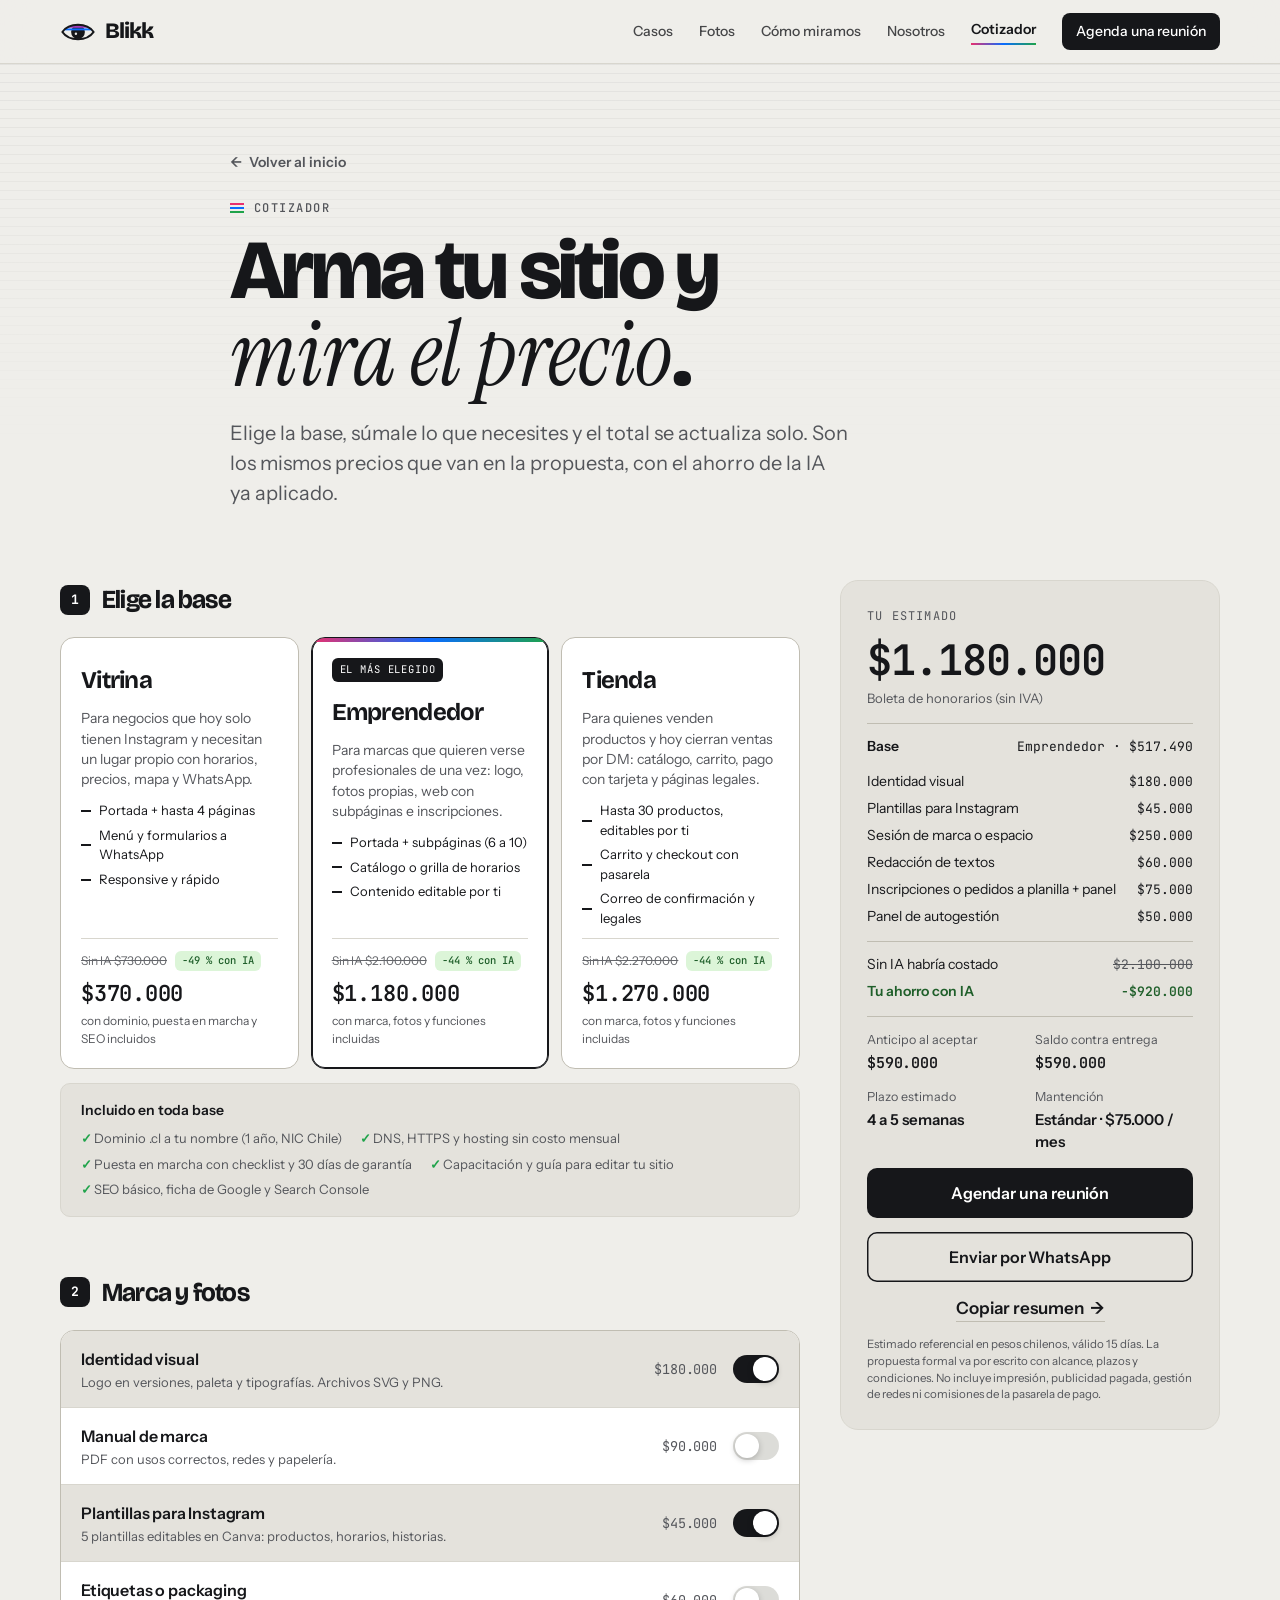
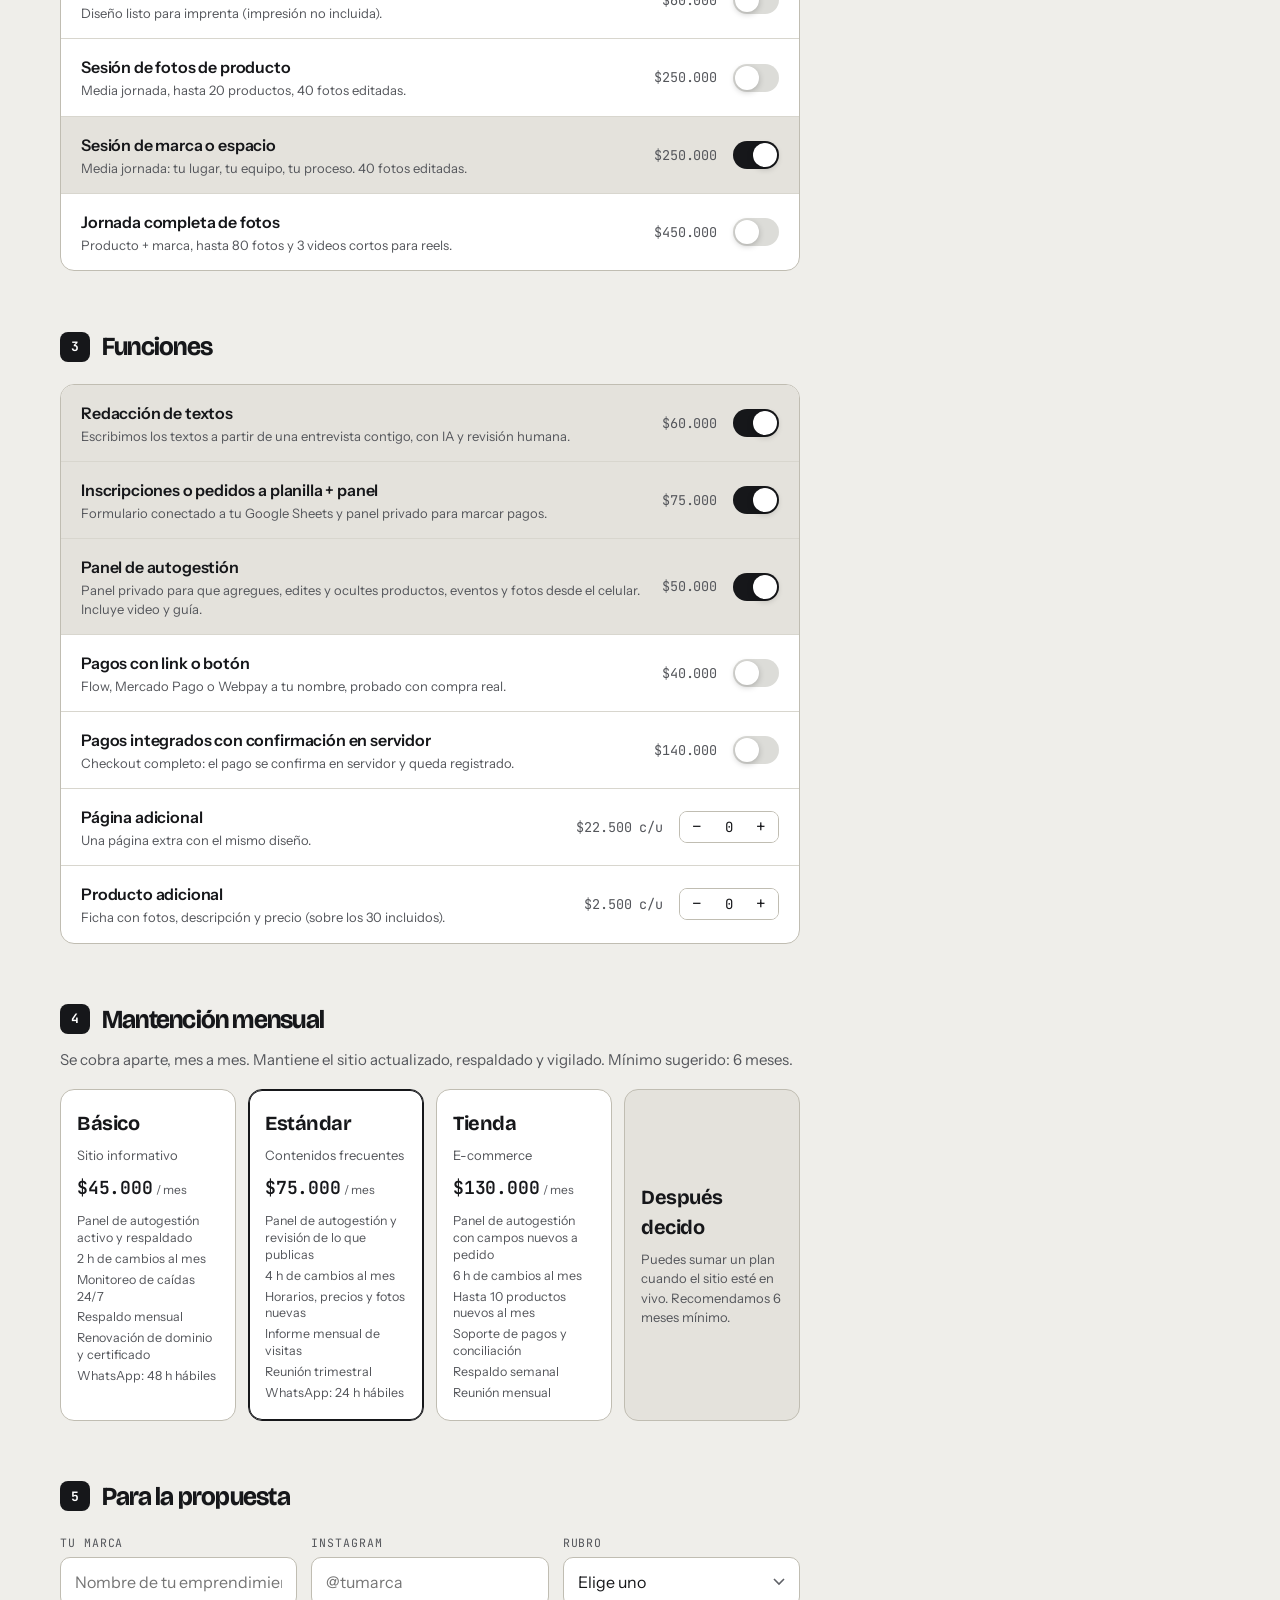
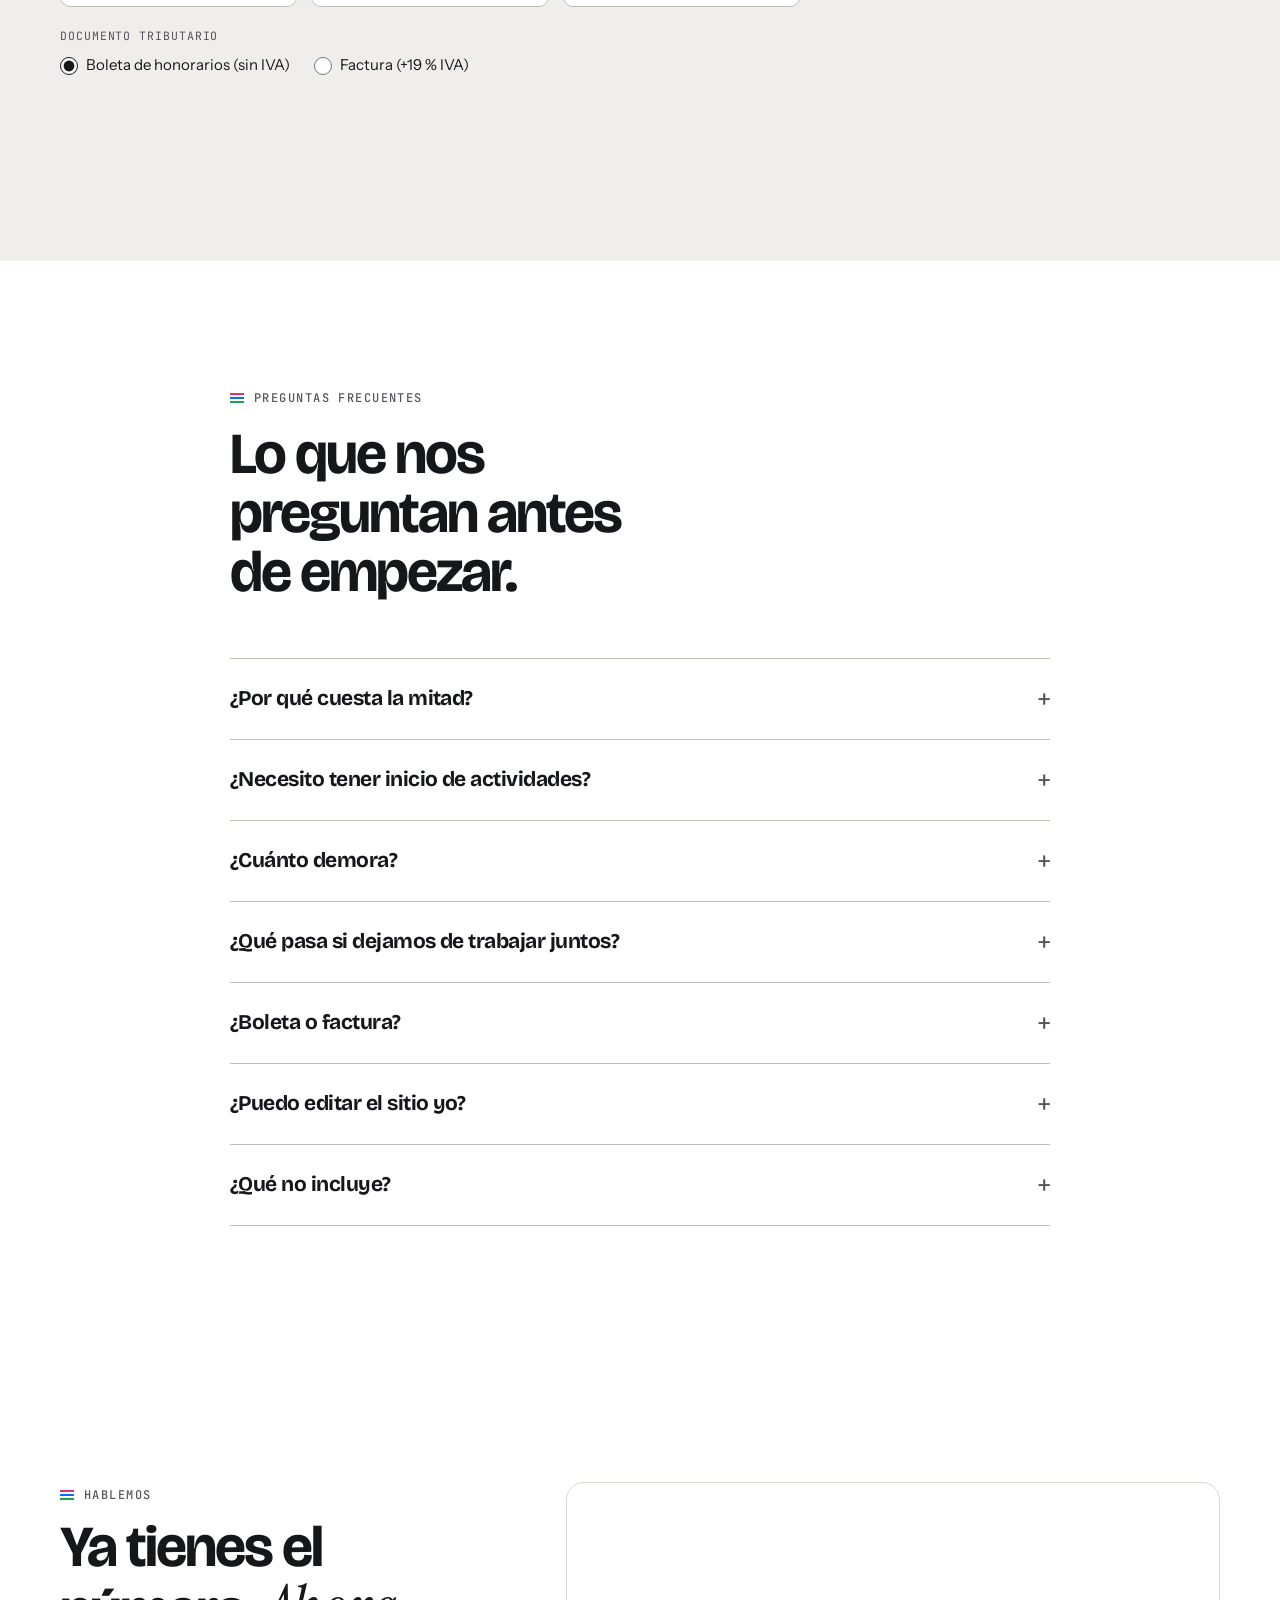
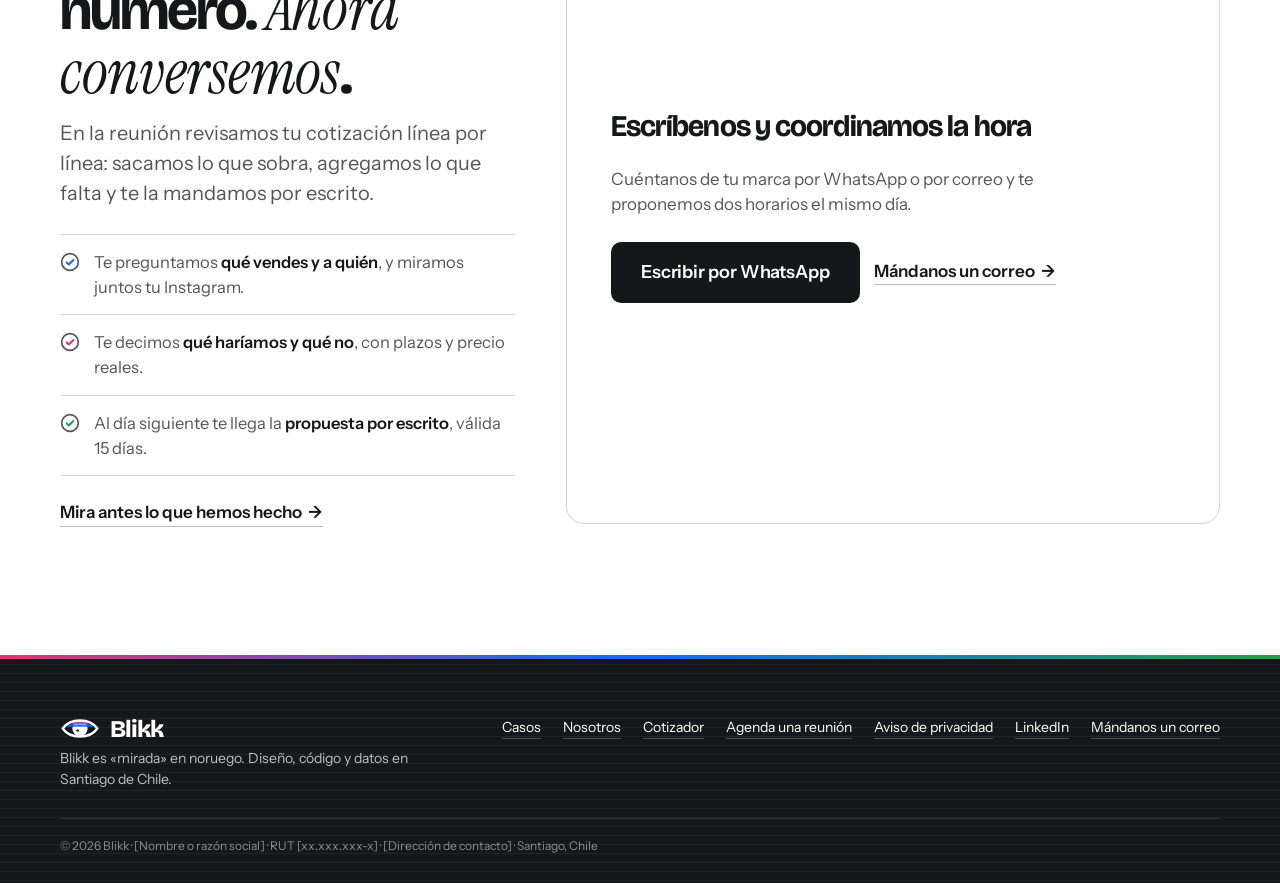
<file: cotizador.html>
<!doctype html>
<html lang="es-CL">
<head>
  <meta charset="utf-8">
  <meta name="viewport" content="width=device-width, initial-scale=1">
  <title>Cotizador · Blikk</title>
  <meta name="description" content="Arma tu sitio web pieza por pieza y mira el precio al instante, en pesos chilenos. Desde $350.000, sin dejar tu correo.">
  <meta name="theme-color" content="#efeeea">
  <meta property="og:title" content="Arma tu sitio y mira el precio.">
  <meta property="og:description" content="Arma tu sitio web pieza por pieza y mira el precio al instante, en pesos chilenos. Desde $350.000, sin dejar tu correo.">
  <meta property="og:type" content="website">
  <meta property="og:locale" content="es_CL">
  <link rel="canonical" href="https://langab.github.io/estudio-web/cotizador.html">
  <link rel="icon" href="data:image/svg+xml,%3Csvg xmlns='http://www.w3.org/2000/svg' viewBox='0 0 32 32'%3E%3Crect width='32' height='32' rx='8' fill='%23111214'/%3E%3Cg transform='translate(2 6.7) scale(0.2333)'%3E%3CclipPath id='o'%3E%3Cpath d='M8 40 C 30 8 90 8 112 40 C 90 72 30 72 8 40 Z'/%3E%3C/clipPath%3E%3Ccircle cx='60' cy='40' r='23' fill='%23fff'/%3E%3Cg clip-path='url(%23o)'%3E%3Crect x='0' y='11' width='120' height='6.5' fill='%23e8306f'/%3E%3Crect x='0' y='19.5' width='120' height='6.5' fill='%23a03cc0'/%3E%3Crect x='0' y='28' width='120' height='6.5' fill='%230a6cff'/%3E%3C/g%3E%3Cpath d='M8 40 C 30 8 90 8 112 40 C 90 72 30 72 8 40 Z' fill='none' stroke='%23fff' stroke-width='8' stroke-linejoin='round'/%3E%3C/g%3E%3C/svg%3E">
  <link rel="preconnect" href="https://fonts.googleapis.com">
  <link rel="preconnect" href="https://fonts.gstatic.com" crossorigin>
  <link rel="stylesheet" href="https://fonts.googleapis.com/css2?family=Bricolage+Grotesque:opsz,wght@12..96,500..800&family=Instrument+Sans:wght@400;500;600&family=Instrument+Serif:ital@0;1&family=JetBrains+Mono:wght@500;600&family=Cormorant+Garamond:wght@500&family=Nunito:wght@800&family=Archivo+Black&family=DM+Serif+Display:ital@1&family=Zilla+Slab:wght@600&display=swap">
  <link rel="stylesheet" href="css/estilos.css?v=20260909b">
</head>
<body>
<div class="persiana-intro" aria-hidden="true"><i></i><i></i><i></i><i></i><i></i><i></i></div>
<a class="skip" href="#contenido">Saltar al contenido</a>

<header class="nav">
  <div class="nav__in wrap">
    <a class="nav__logo" href="index.html" aria-label="Blikk · inicio"><svg class="logo" viewBox="0 0 120 80" width="36" height="24" aria-hidden="true"><defs><clipPath id="ojo-nav"><path d="M8 40 C 30 8 90 8 112 40 C 90 72 30 72 8 40 Z"/></clipPath></defs><circle cx="60" cy="40" r="23" fill="currentColor"/><circle cx="53" cy="46" r="4" style="fill:var(--hl,#fff)" opacity=".9"/><g clip-path="url(#ojo-nav)"><rect x="0" y="11" width="120" height="6.5" fill="#e8306f"/><rect x="0" y="19.5" width="120" height="6.5" fill="#a03cc0"/><rect x="0" y="28" width="120" height="6.5" fill="#0a6cff"/></g><path d="M8 40 C 30 8 90 8 112 40 C 90 72 30 72 8 40 Z" fill="none" stroke="currentColor" stroke-width="7" stroke-linejoin="round"/></svg><span data-cfg="nombre">Blikk</span></a>
    <button class="nav__burger" aria-label="Abrir menú" aria-expanded="false" aria-controls="menu"><span></span><span></span></button>
    <nav class="nav__links" id="menu" aria-label="Secciones">
      <a href="index.html#casos">Casos</a>
      <a href="index.html#fotos">Fotos</a>
      <a href="index.html#pasos">Cómo miramos</a>
      <a href="nosotros.html">Nosotros</a>
      <a href="cotizador.html" aria-current="page">Cotizador</a>
      <a class="btn btn--sm" href="#agenda">Agenda una reunión</a>
    </nav>
  </div>
  <div class="nav__progreso" aria-hidden="true"><i id="nav-progreso"></i></div>
</header>

<main id="contenido">

  <section class="hoja">
    <div class="wrap wrap--narrow">
      <a class="hoja__volver" href="index.html">Volver al inicio</a>
      <p class="eyebrow">Cotizador</p>
      <h1 class="h1-hoja">Arma tu sitio y <span class="acento">mira el precio</span>.</h1>
      <p class="lead">Elige la base, súmale lo que necesites y el total se actualiza solo. Son los mismos precios que van en la propuesta, con el ahorro de la IA ya aplicado.</p>
    </div>
  </section>

  <!-- ================= COTIZADOR ================= -->
  <section class="sec config" id="cotizador" style="padding-top:clamp(16px,2.5vw,28px)">
    <div class="wrap">

      <div class="config__grid">
        <div class="config__main">
          <section class="paso">
            <h3 class="paso__t"><span class="paso__n">1</span>Elige la base</h3>
            <div class="bases" id="cfg-bases" role="radiogroup" aria-label="Base del sitio"></div>
            <div class="fijos"><p class="fijos__t">Incluido en toda base</p><ul id="cfg-fijos"></ul></div>
          </section>
          <section class="paso">
            <h3 class="paso__t"><span class="paso__n">2</span>Marca y fotos</h3>
            <div class="opts" id="cfg-marca"></div>
          </section>
          <section class="paso">
            <h3 class="paso__t"><span class="paso__n">3</span>Funciones</h3>
            <div class="opts" id="cfg-funciones"></div>
          </section>
          <section class="paso">
            <h3 class="paso__t"><span class="paso__n">4</span>Mantención mensual</h3>
            <p class="paso__d">Se cobra aparte, mes a mes. Mantiene el sitio actualizado, respaldado y vigilado. Mínimo sugerido: 6 meses.</p>
            <div class="planes" id="cfg-mant" role="radiogroup" aria-label="Plan de mantención"></div>
          </section>
          <section class="paso">
            <h3 class="paso__t"><span class="paso__n">5</span>Para la propuesta</h3>
            <div class="campos">
              <label>Tu marca<input id="cfg-marca-input" type="text" placeholder="Nombre de tu emprendimiento" autocomplete="organization"></label>
              <label>Instagram<input id="cfg-ig-input" type="text" placeholder="@tumarca"></label>
              <label>Rubro<select id="cfg-rubro"><option value="">Elige uno</option></select></label>
            </div>
            <fieldset class="doc">
              <legend>Documento tributario</legend>
              <label><input type="radio" name="doc" value="boleta" checked> Boleta de honorarios (sin IVA)</label>
              <label><input type="radio" name="doc" value="factura"> Factura (+19 % IVA)</label>
            </fieldset>
          </section>
        </div>

        <aside class="res" id="resumen" aria-live="polite">
          <p class="res__label">Tu estimado</p>
          <p class="res__total mono" id="res-total">$0</p>
          <p class="res__doc" id="res-doc"></p>
          <dl class="res__lineas"><div class="res__item"><dt>Base</dt><dd id="res-base"></dd></div></dl>
          <ul class="res__extras" id="res-extras"></ul>
          <div class="res__ia"><div class="res__item"><span>Sin IA habría costado</span><span id="res-sinia"></span></div><div class="res__item res__item--ahorro"><span>Tu ahorro con IA</span><span id="res-ahorro"></span></div></div>
          <div class="res__item" id="res-iva" hidden><span>IVA 19 %</span><span id="res-iva-monto"></span></div>
          <div class="res__split">
            <div><span>Anticipo al aceptar</span><strong class="mono" id="res-anticipo"></strong></div>
            <div><span>Saldo contra entrega</span><strong class="mono" id="res-saldo"></strong></div>
          </div>
          <div class="res__meta">
            <div><span>Plazo estimado</span><strong id="res-plazo"></strong></div>
            <div><span>Mantención</span><strong id="res-mant"></strong></div>
          </div>
          <a class="btn btn--block" href="#agenda">Agendar una reunión</a>
          <a class="btn btn--ghost btn--block" id="res-wa" href="#" target="_blank" rel="noopener">Enviar por WhatsApp</a>
          <button class="link" id="res-copiar" type="button" style="align-self:center">Copiar resumen</button>
          <p class="res__nota">Estimado referencial en pesos chilenos, válido 15 días. La propuesta formal va por escrito con alcance, plazos y condiciones. No incluye impresión, publicidad pagada, gestión de redes ni comisiones de la pasarela de pago.</p>
        </aside>
      </div>
    </div>
    <div class="res-bar" id="res-bar" aria-hidden="true"><div><span>Total estimado</span><strong class="mono" id="res-bar-total">$0</strong></div><a class="btn btn--sm" href="#resumen">Ver resumen</a></div>
  </section>

  <!-- ================= FAQ ================= -->
  <section class="sec sec--grey" id="faq">
    <div class="wrap wrap--narrow">
      <header class="sec__head reveal">
        <p class="eyebrow">Preguntas frecuentes</p>
        <h2 class="h2">Lo que nos preguntan antes de empezar.</h2>
      </header>
      <div class="faq" data-stagger>
        <details class="faq__item reveal"><summary>¿Por qué cuesta la mitad?</summary><p>Porque trabajamos con inteligencia artificial en el código, los textos, la edición y las pruebas: menos horas por el mismo estándar, y ese ahorro te lo traspasamos. Lo que no se acelera con IA, como la sesión de fotos o el dominio, mantiene su precio. Todo pasa igual por revisión humana y por la checklist de lanzamiento.</p></details>
        <details class="faq__item reveal"><summary>¿Necesito tener inicio de actividades?</summary><p>Para un sitio informativo, no. Para cobrar con tarjeta, sí: desde octubre de 2025 las pasarelas exigen inicio de actividades en el SII y boleta electrónica. Te orientamos y, si hace falta, te decimos exactamente qué preguntarle a tu contador.</p></details>
        <details class="faq__item reveal"><summary>¿Cuánto demora?</summary><p>Una Vitrina, unas 3 semanas. Con identidad visual y fotos, entre 5 y 8 semanas. Los plazos corren desde el pago del anticipo y la entrega de contenidos (textos, precios, fotos o la fecha de la sesión).</p></details>
        <details class="faq__item reveal"><summary>¿Qué pasa si dejamos de trabajar juntos?</summary><p>Nada se rompe. Dominio, cuentas, código y diseño son tuyos. Te entregamos un archivo final con todo, quitamos nuestros accesos y dejamos por escrito cómo renovar el dominio.</p></details>
        <details class="faq__item reveal"><summary>¿Boleta o factura?</summary><p>Emitimos boleta de honorarios, sin IVA. Si tu empresa necesita factura, se agrega el 19 % de IVA. El cotizador calcula los dos casos.</p></details>
        <details class="faq__item reveal"><summary>¿Puedo editar el sitio yo?</summary><p>Sí. Cambias horarios, precios, fotos y textos por la vía que definimos contigo (archivo de configuración, panel o planilla), con una capacitación grabada y una guía. Los cambios de código los hacemos nosotros, para que nada se rompa.</p></details>
        <details class="faq__item reveal"><summary>¿Qué no incluye?</summary><p>Impresión de papelería, publicidad pagada, gestión de redes sociales, fotos de stock ni licencias de plataformas pagadas. Las comisiones por cada venta las cobra la pasarela, a tu nombre.</p></details>
      </div>
    </div>
  </section>

  <!-- ================= AGENDA ================= -->
  <section class="sec sec--grey agenda" id="agenda">
    <div class="wrap">
      <div class="agenda__grid">
        <div class="agenda__pitch reveal">
          <p class="eyebrow">Hablemos</p>
          <h2 class="h2">Ya tienes el número. <span class="acento">Ahora conversemos</span>.</h2>
          <p class="lead">En la reunión revisamos tu cotización línea por línea: sacamos lo que sobra, agregamos lo que falta y te la mandamos por escrito.</p>
          <ul class="agenda__lista">
            <li><svg class="agenda__tic" viewBox="0 0 24 24" fill="none" aria-hidden="true"><circle cx="12" cy="12" r="10" stroke="currentColor" stroke-width="2"/><path d="M8 12.4l2.6 2.6L16 9.6" stroke="#0a6cff" stroke-width="2.4" stroke-linecap="round" stroke-linejoin="round"/></svg><span>Te preguntamos <b>qué vendes y a quién</b>, y miramos juntos tu Instagram.</span></li>
            <li><svg class="agenda__tic" viewBox="0 0 24 24" fill="none" aria-hidden="true"><circle cx="12" cy="12" r="10" stroke="currentColor" stroke-width="2"/><path d="M8 12.4l2.6 2.6L16 9.6" stroke="#e8306f" stroke-width="2.4" stroke-linecap="round" stroke-linejoin="round"/></svg><span>Te decimos <b>qué haríamos y qué no</b>, con plazos y precio reales.</span></li>
            <li><svg class="agenda__tic" viewBox="0 0 24 24" fill="none" aria-hidden="true"><circle cx="12" cy="12" r="10" stroke="currentColor" stroke-width="2"/><path d="M8 12.4l2.6 2.6L16 9.6" stroke="#1fa34a" stroke-width="2.4" stroke-linecap="round" stroke-linejoin="round"/></svg><span>Al día siguiente te llega la <b>propuesta por escrito</b>, válida 15 días.</span></li>
          </ul>
          <p style="margin:24px 0 0"><a class="link" href="index.html#casos">Mira antes lo que hemos hecho</a></p>
        </div>

        <div class="agenda__caja reveal" id="agenda-caja">
          <div class="agenda__respaldo" id="agenda-respaldo">
            <h3>Escríbenos y coordinamos la hora</h3>
            <p>Cuéntanos de tu marca por WhatsApp o por correo y te proponemos dos horarios el mismo día.</p>
            <div class="agenda__botones">
              <a class="btn btn--lg" data-wa href="#" target="_blank" rel="noopener">Escribir por WhatsApp</a>
              <a class="link" data-mail href="#"></a>
            </div>
          </div>
        </div>
      </div>
    </div>
  </section>

  
</main>

<footer class="foot">
  <div class="wrap foot__in">
    <div>
      <a class="foot__logo" href="index.html"><svg class="logo" viewBox="0 0 120 80" width="40" height="27" aria-hidden="true"><defs><clipPath id="ojo-pie"><path d="M8 40 C 30 8 90 8 112 40 C 90 72 30 72 8 40 Z"/></clipPath></defs><circle cx="60" cy="40" r="23" fill="currentColor"/><circle cx="53" cy="46" r="4" style="fill:var(--hl,#fff)" opacity=".9"/><g clip-path="url(#ojo-pie)"><rect x="0" y="11" width="120" height="6.5" fill="#e8306f"/><rect x="0" y="19.5" width="120" height="6.5" fill="#a03cc0"/><rect x="0" y="28" width="120" height="6.5" fill="#0a6cff"/></g><path d="M8 40 C 30 8 90 8 112 40 C 90 72 30 72 8 40 Z" fill="none" stroke="currentColor" stroke-width="7" stroke-linejoin="round"/></svg><span data-cfg="nombre">Blikk</span></a>
      <p class="foot__tag"><span data-cfg="significado"></span> Diseño, código y datos en <span data-cfg="ciudad"></span>.</p>
    </div>
    <nav aria-label="Enlaces del sitio">
      <a href="index.html#casos">Casos</a>
      <a href="nosotros.html">Nosotros</a>
      <a href="cotizador.html">Cotizador</a>
      <a href="#agenda">Agenda una reunión</a>
      <a href="privacidad.html">Aviso de privacidad</a>
      <a data-ig hidden href="#" target="_blank" rel="noopener"></a>
      <a data-linkedin href="#" target="_blank" rel="noopener">LinkedIn</a>
      <a data-mail href="#"></a>
    </nav>
    <p class="foot__legal">© <span data-year></span> <span data-cfg="nombre"></span> · [Nombre o razón social] · RUT [xx.xxx.xxx-x] · [Dirección de contacto] · Santiago, Chile</p>
  </div>
</footer>

<div class="cta-movil" id="cta-movil" aria-hidden="true">
  <a class="cta-movil__btn" href="#agenda">Agenda una reunión</a>
  <a class="cta-movil__wa" data-wa href="#" target="_blank" rel="noopener" aria-label="Escribirnos por WhatsApp"><svg viewBox="0 0 24 24" width="22" height="22" aria-hidden="true"><path fill="currentColor" d="M12.04 2C6.58 2 2.13 6.45 2.13 11.91c0 1.75.46 3.45 1.32 4.95L2 22l5.25-1.38a9.9 9.9 0 0 0 4.79 1.22h.01c5.46 0 9.91-4.45 9.91-9.91 0-2.65-1.03-5.14-2.9-7.01A9.82 9.82 0 0 0 12.04 2Zm0 18.13h-.01a8.2 8.2 0 0 1-4.19-1.15l-.3-.18-3.12.82.83-3.04-.2-.31a8.22 8.22 0 0 1-1.26-4.36c0-4.54 3.7-8.24 8.25-8.24 2.2 0 4.27.86 5.83 2.42a8.2 8.2 0 0 1 2.41 5.83c0 4.54-3.7 8.21-8.24 8.21Zm4.52-6.16c-.25-.12-1.47-.72-1.69-.81-.23-.08-.39-.12-.56.13-.16.24-.64.8-.78.97-.14.16-.29.18-.54.06-.25-.12-1.05-.39-1.99-1.23-.74-.66-1.23-1.47-1.38-1.72-.14-.25-.01-.38.11-.5.11-.11.25-.29.37-.43.13-.15.17-.25.25-.41.08-.17.04-.31-.02-.43-.06-.12-.56-1.34-.76-1.84-.2-.48-.4-.42-.56-.43h-.47c-.17 0-.43.06-.66.31-.22.25-.87.85-.87 2.07s.89 2.4 1.02 2.56c.12.17 1.75 2.67 4.24 3.75.59.25 1.05.4 1.41.52.59.19 1.13.16 1.56.1.48-.07 1.47-.6 1.68-1.18.21-.58.21-1.07.14-1.18-.06-.11-.22-.17-.47-.29Z"/></svg></a>
</div>

<script src="js/config.js?v=20260909b"></script>
<script src="js/cotizador.js?v=20260909b"></script>
<script src="js/main.js?v=20260909b"></script>
</body>
</html>
</file>
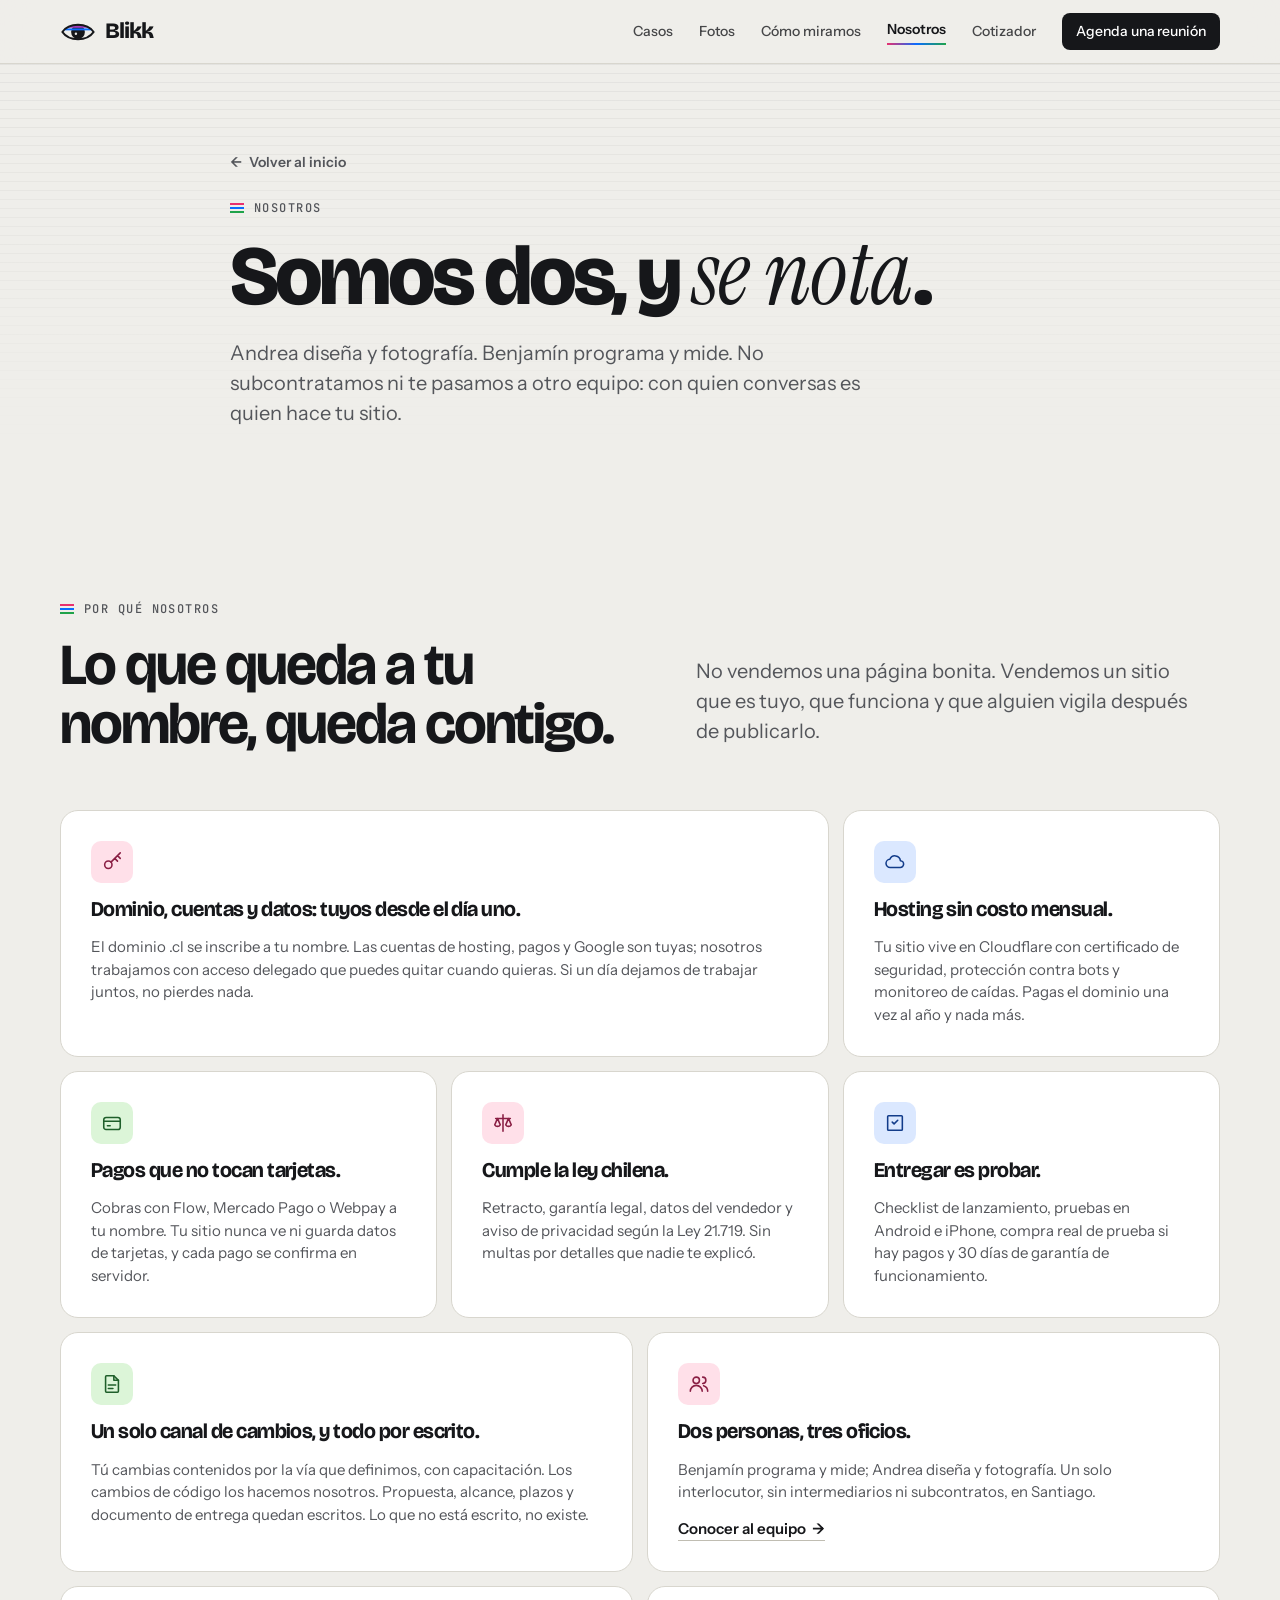
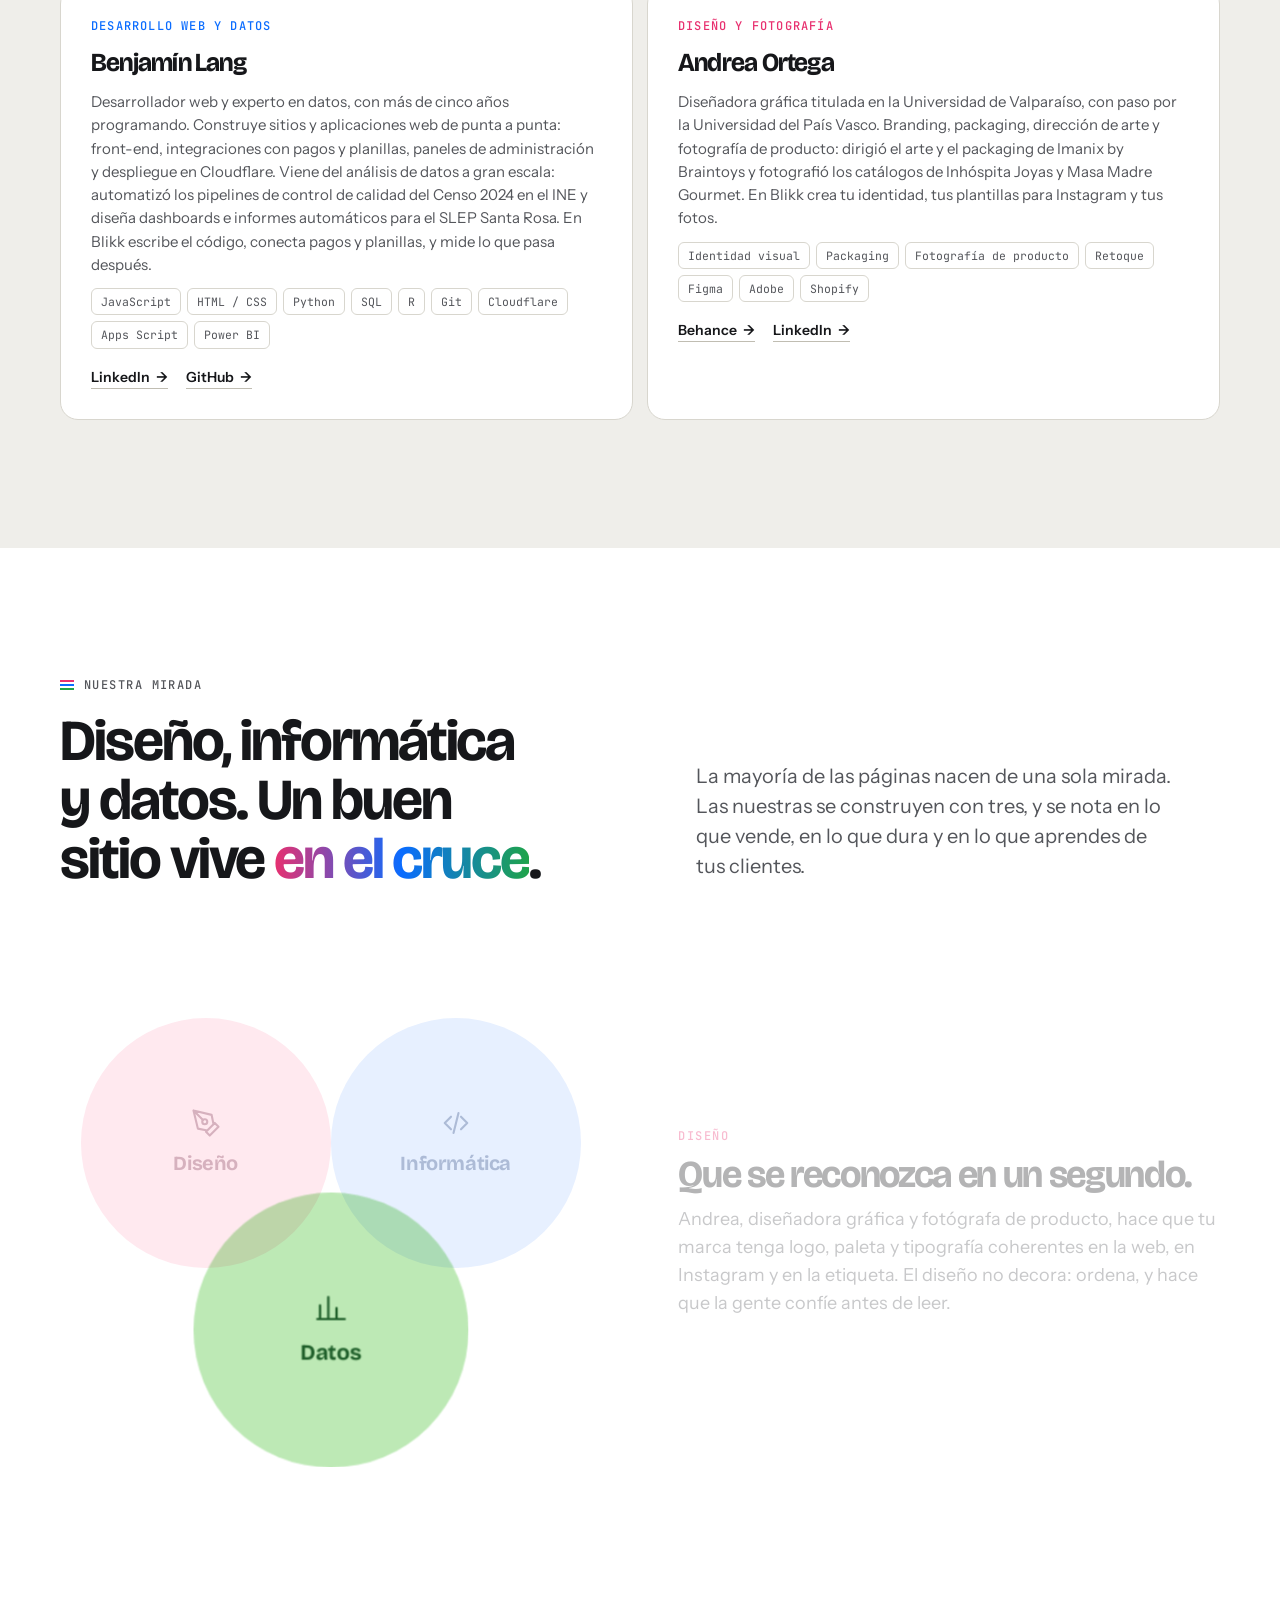
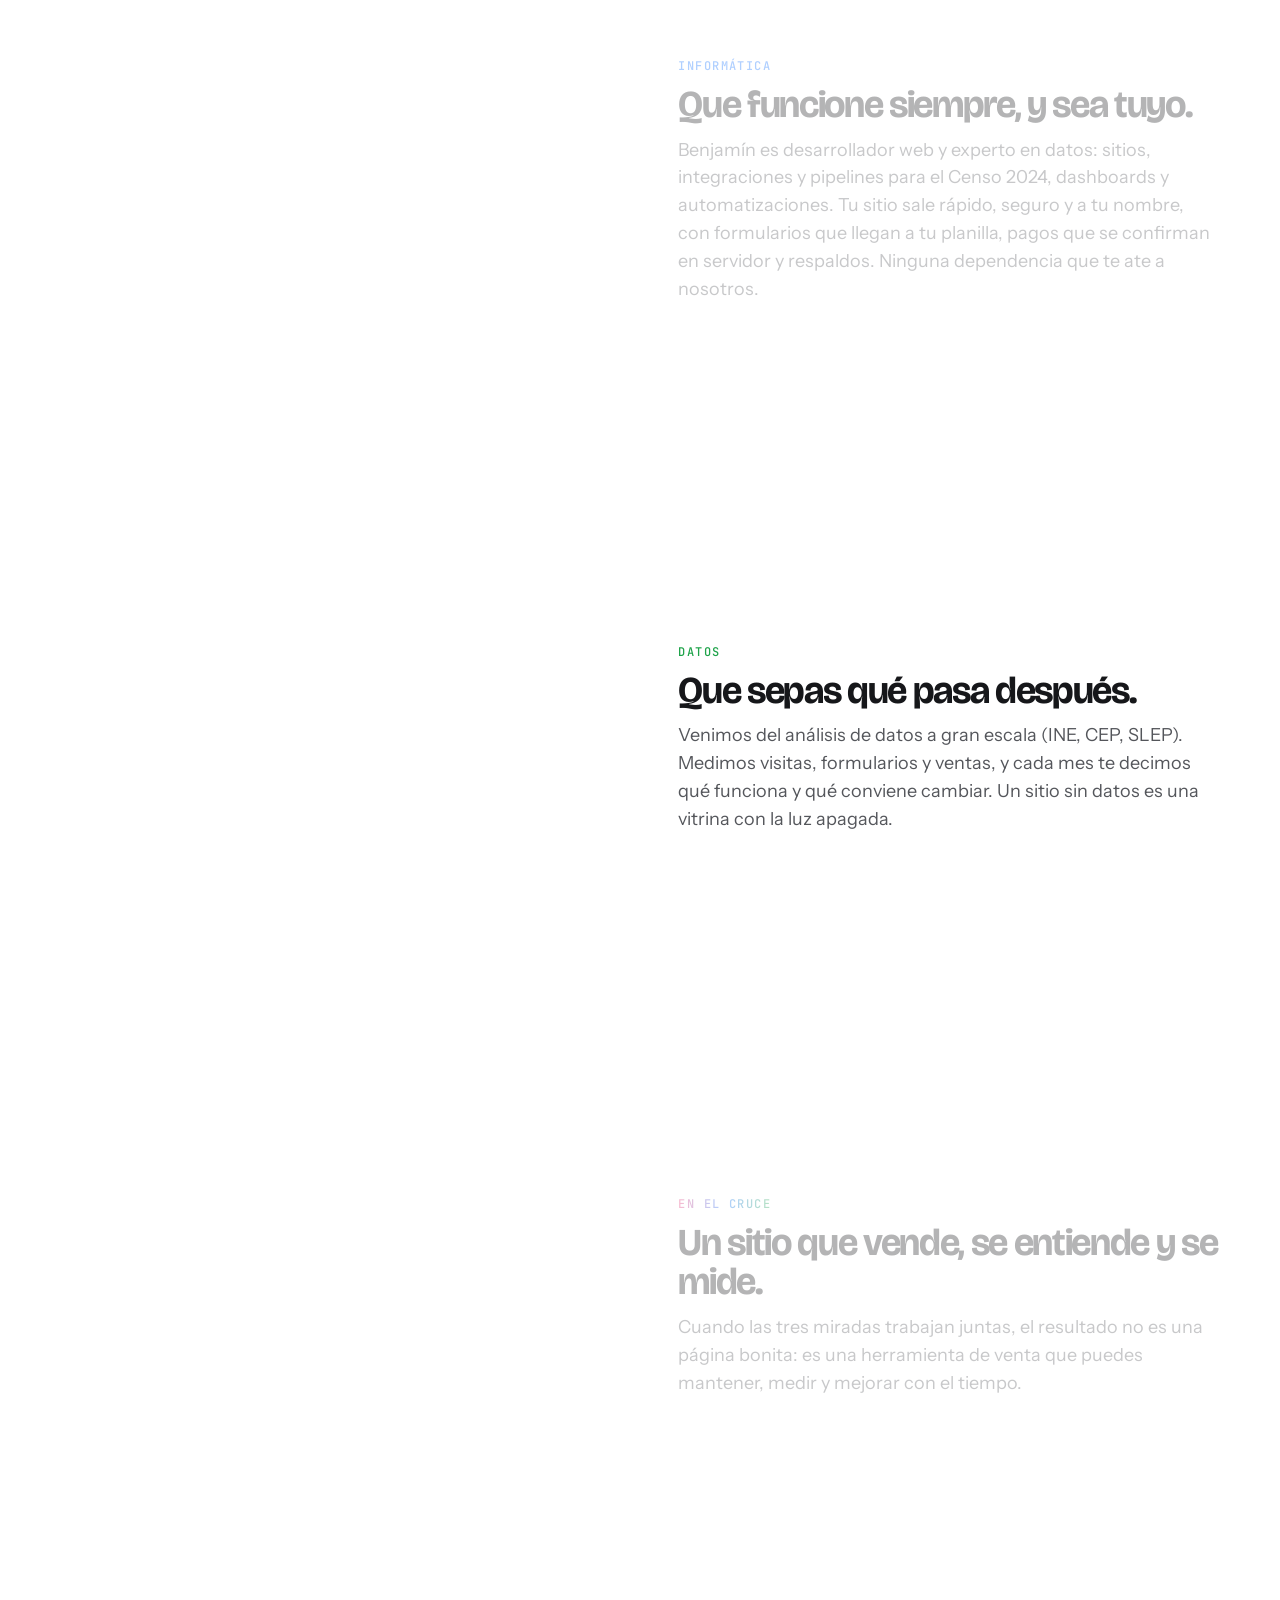
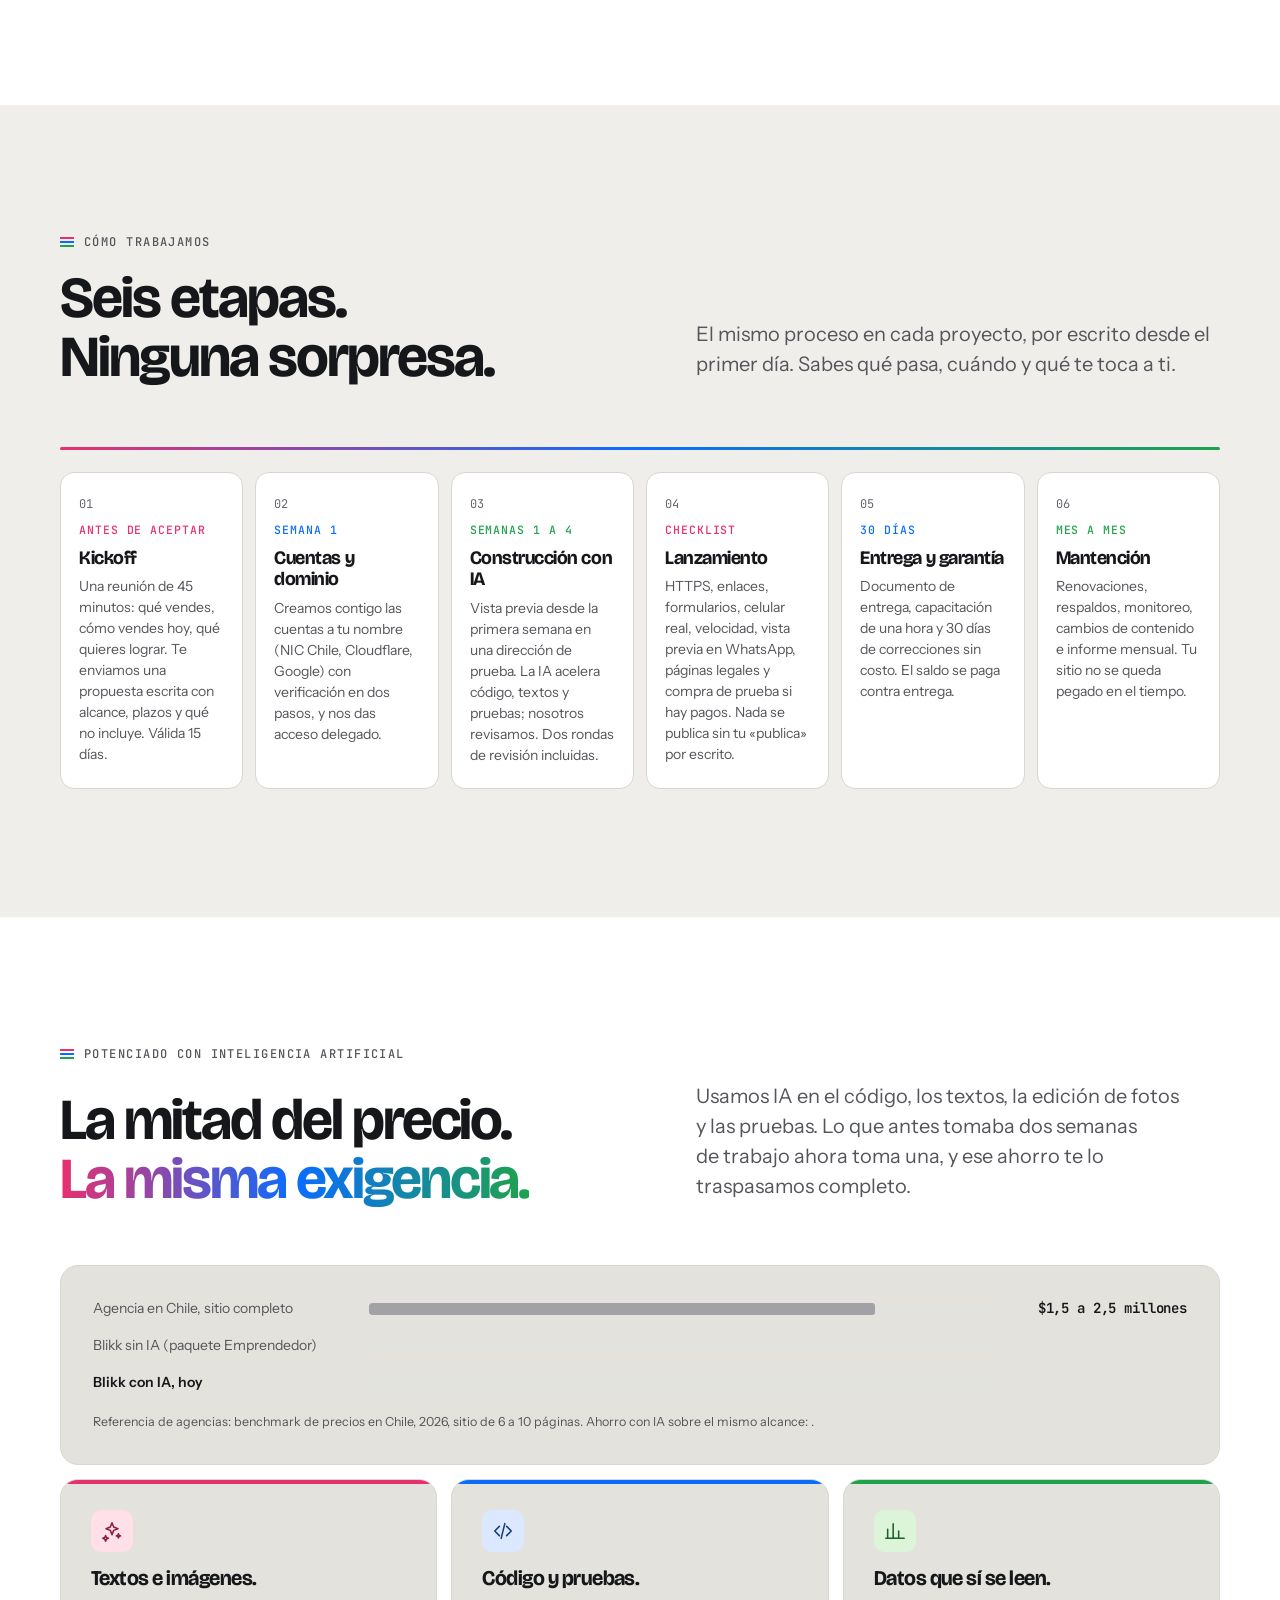
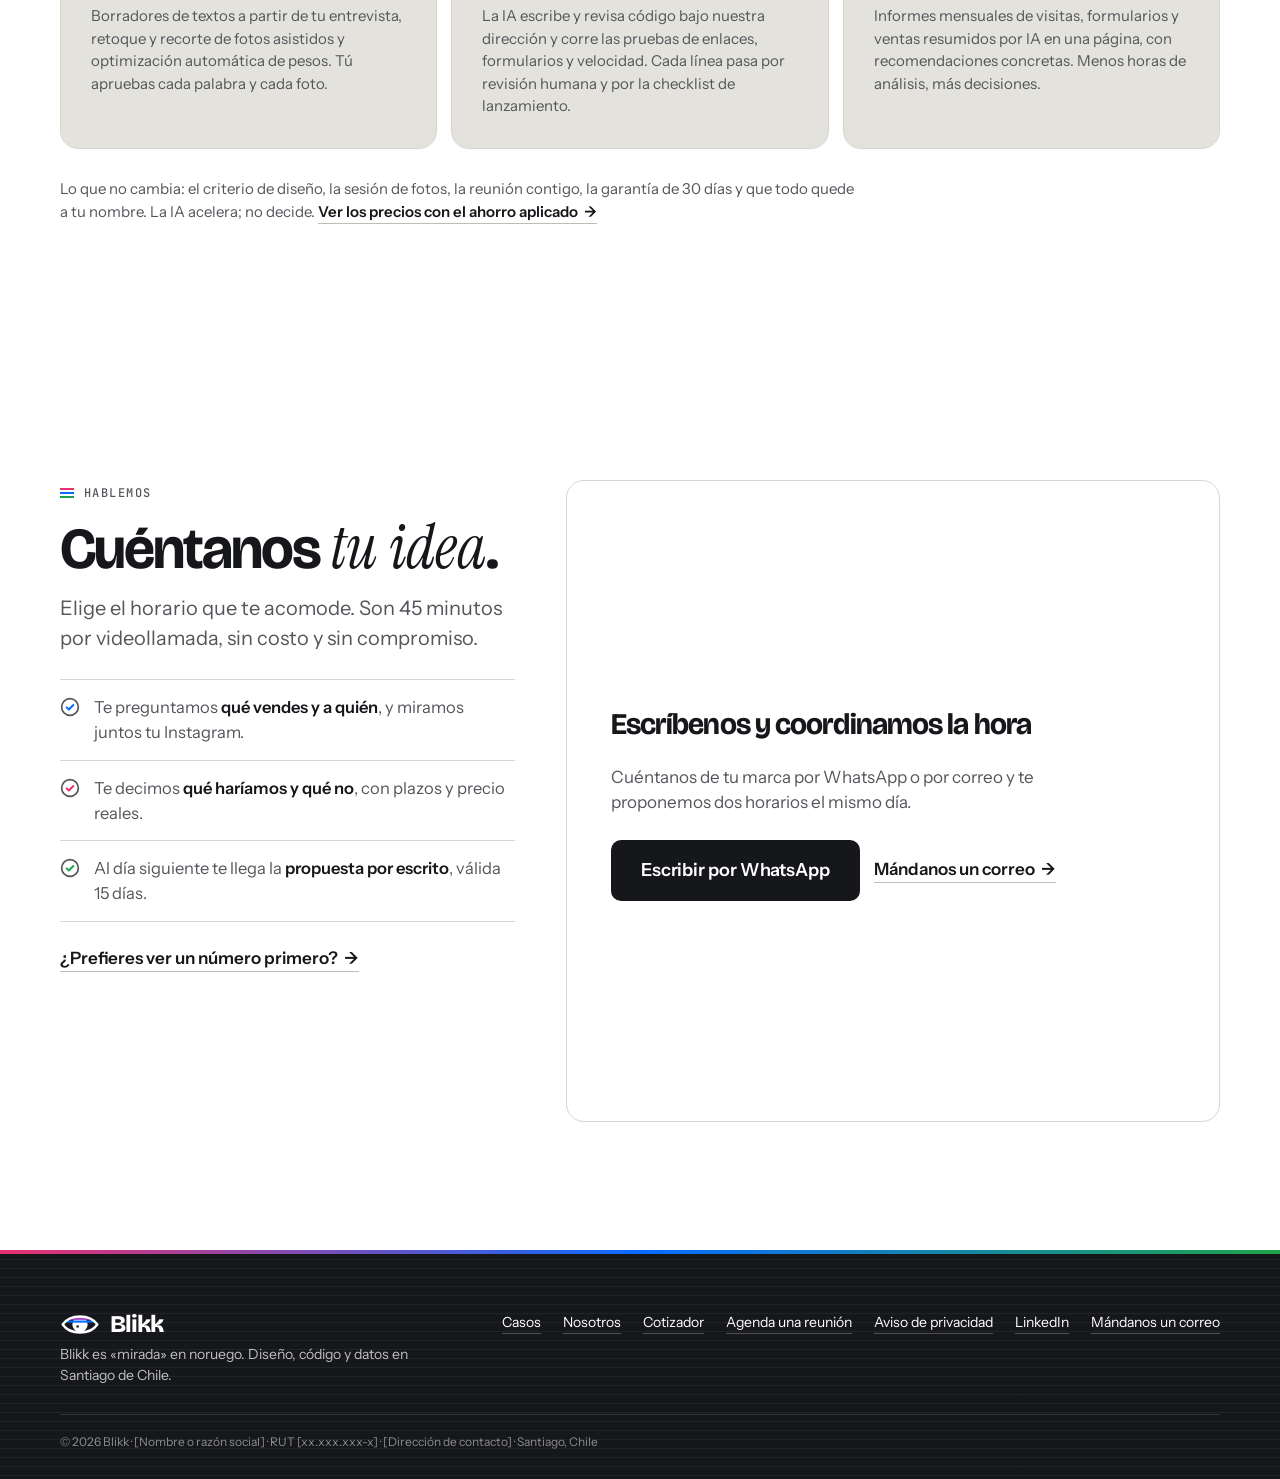
<file: nosotros.html>
<!doctype html>
<html lang="es-CL">
<head>
  <meta charset="utf-8">
  <meta name="viewport" content="width=device-width, initial-scale=1">
  <title>Nosotros · Blikk</title>
  <meta name="description" content="Andrea Ortega diseña y fotografía; Benjamín Lang programa y mide. Cómo trabajamos, qué garantizamos y por qué todo queda a tu nombre.">
  <meta name="theme-color" content="#efeeea">
  <meta property="og:title" content="Somos dos, y se nota.">
  <meta property="og:description" content="Andrea Ortega diseña y fotografía; Benjamín Lang programa y mide. Cómo trabajamos, qué garantizamos y por qué todo queda a tu nombre.">
  <meta property="og:type" content="website">
  <meta property="og:locale" content="es_CL">
  <link rel="canonical" href="https://langab.github.io/estudio-web/nosotros.html">
  <link rel="icon" href="data:image/svg+xml,%3Csvg xmlns='http://www.w3.org/2000/svg' viewBox='0 0 32 32'%3E%3Crect width='32' height='32' rx='8' fill='%23111214'/%3E%3Cg transform='translate(2 6.7) scale(0.2333)'%3E%3CclipPath id='o'%3E%3Cpath d='M8 40 C 30 8 90 8 112 40 C 90 72 30 72 8 40 Z'/%3E%3C/clipPath%3E%3Ccircle cx='60' cy='40' r='23' fill='%23fff'/%3E%3Cg clip-path='url(%23o)'%3E%3Crect x='0' y='11' width='120' height='6.5' fill='%23e8306f'/%3E%3Crect x='0' y='19.5' width='120' height='6.5' fill='%23a03cc0'/%3E%3Crect x='0' y='28' width='120' height='6.5' fill='%230a6cff'/%3E%3C/g%3E%3Cpath d='M8 40 C 30 8 90 8 112 40 C 90 72 30 72 8 40 Z' fill='none' stroke='%23fff' stroke-width='8' stroke-linejoin='round'/%3E%3C/g%3E%3C/svg%3E">
  <link rel="preconnect" href="https://fonts.googleapis.com">
  <link rel="preconnect" href="https://fonts.gstatic.com" crossorigin>
  <link rel="stylesheet" href="https://fonts.googleapis.com/css2?family=Bricolage+Grotesque:opsz,wght@12..96,500..800&family=Instrument+Sans:wght@400;500;600&family=Instrument+Serif:ital@0;1&family=JetBrains+Mono:wght@500;600&family=Cormorant+Garamond:wght@500&family=Nunito:wght@800&family=Archivo+Black&family=DM+Serif+Display:ital@1&family=Zilla+Slab:wght@600&display=swap">
  <link rel="stylesheet" href="css/estilos.css?v=20260909b">
</head>
<body>
<div class="persiana-intro" aria-hidden="true"><i></i><i></i><i></i><i></i><i></i><i></i></div>
<a class="skip" href="#contenido">Saltar al contenido</a>

<header class="nav">
  <div class="nav__in wrap">
    <a class="nav__logo" href="index.html" aria-label="Blikk · inicio"><svg class="logo" viewBox="0 0 120 80" width="36" height="24" aria-hidden="true"><defs><clipPath id="ojo-nav"><path d="M8 40 C 30 8 90 8 112 40 C 90 72 30 72 8 40 Z"/></clipPath></defs><circle cx="60" cy="40" r="23" fill="currentColor"/><circle cx="53" cy="46" r="4" style="fill:var(--hl,#fff)" opacity=".9"/><g clip-path="url(#ojo-nav)"><rect x="0" y="11" width="120" height="6.5" fill="#e8306f"/><rect x="0" y="19.5" width="120" height="6.5" fill="#a03cc0"/><rect x="0" y="28" width="120" height="6.5" fill="#0a6cff"/></g><path d="M8 40 C 30 8 90 8 112 40 C 90 72 30 72 8 40 Z" fill="none" stroke="currentColor" stroke-width="7" stroke-linejoin="round"/></svg><span data-cfg="nombre">Blikk</span></a>
    <button class="nav__burger" aria-label="Abrir menú" aria-expanded="false" aria-controls="menu"><span></span><span></span></button>
    <nav class="nav__links" id="menu" aria-label="Secciones">
      <a href="index.html#casos">Casos</a>
      <a href="index.html#fotos">Fotos</a>
      <a href="index.html#pasos">Cómo miramos</a>
      <a href="nosotros.html" aria-current="page">Nosotros</a>
      <a href="cotizador.html">Cotizador</a>
      <a class="btn btn--sm" href="#agenda">Agenda una reunión</a>
    </nav>
  </div>
  <div class="nav__progreso" aria-hidden="true"><i id="nav-progreso"></i></div>
</header>

<main id="contenido">

  <section class="hoja">
    <div class="wrap wrap--narrow">
      <a class="hoja__volver" href="index.html">Volver al inicio</a>
      <p class="eyebrow">Nosotros</p>
      <h1 class="h1-hoja">Somos dos, y <span class="acento">se nota</span>.</h1>
      <p class="lead">Andrea diseña y fotografía. Benjamín programa y mide. No subcontratamos ni te pasamos a otro equipo: con quien conversas es quien hace tu sitio.</p>
    </div>
  </section>

  <!-- ================= POR QUÉ NOSOTROS ================= -->
  <section class="sec" id="por-que">
    <div class="wrap">
      <header class="sec__head reveal">
        <p class="eyebrow">Por qué nosotros</p>
        <h2 class="h2">Lo que queda a tu nombre, queda contigo.</h2>
        <p class="lead">No vendemos una página bonita. Vendemos un sitio que es tuyo, que funciona y que alguien vigila después de publicarlo.</p>
      </header>

      <div class="bento" data-stagger>
        <article class="tile tile--4 reveal">
          <span class="tile__icon"><svg viewBox="0 0 24 24" fill="none" stroke="currentColor" stroke-width="1.7" stroke-linecap="round" stroke-linejoin="round"><circle cx="8" cy="15" r="4"/><path d="M10.9 12.1 21 2M15 8l3 3M18 5l3 3"/></svg></span>
          <h3>Dominio, cuentas y datos: tuyos desde el día uno.</h3>
          <p>El dominio .cl se inscribe a tu nombre. Las cuentas de hosting, pagos y Google son tuyas; nosotros trabajamos con acceso delegado que puedes quitar cuando quieras. Si un día dejamos de trabajar juntos, no pierdes nada.</p>
        </article>
        <article class="tile reveal">
          <span class="tile__icon"><svg viewBox="0 0 24 24" fill="none" stroke="currentColor" stroke-width="1.7" stroke-linecap="round" stroke-linejoin="round"><path d="M7 18a4.5 4.5 0 0 1-.6-9 6 6 0 0 1 11.5 1.6A3.7 3.7 0 0 1 17.5 18Z"/></svg></span>
          <h3>Hosting sin costo mensual.</h3>
          <p>Tu sitio vive en Cloudflare con certificado de seguridad, protección contra bots y monitoreo de caídas. Pagas el dominio una vez al año y nada más.</p>
        </article>
        <article class="tile reveal">
          <span class="tile__icon"><svg viewBox="0 0 24 24" fill="none" stroke="currentColor" stroke-width="1.7" stroke-linecap="round" stroke-linejoin="round"><rect x="3" y="6" width="18" height="13" rx="2.5"/><path d="M3 10h18M7 15h3"/></svg></span>
          <h3>Pagos que no tocan tarjetas.</h3>
          <p>Cobras con Flow, Mercado Pago o Webpay a tu nombre. Tu sitio nunca ve ni guarda datos de tarjetas, y cada pago se confirma en servidor.</p>
        </article>
        <article class="tile reveal">
          <span class="tile__icon"><svg viewBox="0 0 24 24" fill="none" stroke="currentColor" stroke-width="1.7" stroke-linecap="round" stroke-linejoin="round"><path d="M12 3v18M4 7h16M6 7l-3 7a3.5 3.5 0 0 0 6 0L6 7ZM18 7l-3 7a3.5 3.5 0 0 0 6 0l-3-7Z"/></svg></span>
          <h3>Cumple la ley chilena.</h3>
          <p>Retracto, garantía legal, datos del vendedor y aviso de privacidad según la Ley 21.719. Sin multas por detalles que nadie te explicó.</p>
        </article>
        <article class="tile reveal">
          <span class="tile__icon"><svg viewBox="0 0 24 24" fill="none" stroke="currentColor" stroke-width="1.7" stroke-linecap="round" stroke-linejoin="round"><path d="M9 11l2 2 4-4M5 4h14a1 1 0 0 1 1 1v14a1 1 0 0 1-1 1H5a1 1 0 0 1-1-1V5a1 1 0 0 1 1-1Z"/></svg></span>
          <h3>Entregar es probar.</h3>
          <p>Checklist de lanzamiento, pruebas en Android e iPhone, compra real de prueba si hay pagos y 30 días de garantía de funcionamiento.</p>
        </article>
        <article class="tile tile--3 reveal">
          <span class="tile__icon"><svg viewBox="0 0 24 24" fill="none" stroke="currentColor" stroke-width="1.7" stroke-linecap="round" stroke-linejoin="round"><path d="M14 3H6a1 1 0 0 0-1 1v16a1 1 0 0 0 1 1h12a1 1 0 0 0 1-1V8l-5-5Z"/><path d="M14 3v5h5M8 13h8M8 17h5"/></svg></span>
          <h3>Un solo canal de cambios, y todo por escrito.</h3>
          <p>Tú cambias contenidos por la vía que definimos, con capacitación. Los cambios de código los hacemos nosotros. Propuesta, alcance, plazos y documento de entrega quedan escritos. Lo que no está escrito, no existe.</p>
        </article>
        <article class="tile tile--3 reveal">
          <span class="tile__icon"><svg viewBox="0 0 24 24" fill="none" stroke="currentColor" stroke-width="1.7" stroke-linecap="round" stroke-linejoin="round"><circle cx="9" cy="8" r="3.5"/><path d="M2.5 20a6.5 6.5 0 0 1 13 0M16 4.5a3.5 3.5 0 0 1 0 7M21.5 20a6.5 6.5 0 0 0-4.5-6.2"/></svg></span>
          <h3>Dos personas, tres oficios.</h3>
          <p>Benjamín programa y mide; Andrea diseña y fotografía. Un solo interlocutor, sin intermediarios ni subcontratos, en Santiago.</p>
          <a class="link" href="#equipo">Conocer al equipo</a>
        </article>
      </div>

      <div class="equipo" id="equipo" data-stagger></div>
    </div>
  </section>

  <!-- ================= EL CRUCE ================= -->
  <section class="sec sec--grey cruce" id="cruce">
    <div class="wrap">
      <header class="sec__head reveal">
        <p class="eyebrow">Nuestra mirada</p>
        <h2 class="h2">Diseño, informática y datos. Un buen sitio vive <span class="grad">en el cruce</span>.</h2>
        <p class="lead">La mayoría de las páginas nacen de una sola mirada. Las nuestras se construyen con tres, y se nota en lo que vende, en lo que dura y en lo que aprendes de tus clientes.</p>
      </header>

      <div class="cruce__grid">
        <div class="cruce__sticky">
          <div class="cruce__visual" data-step="0" aria-hidden="true">
            <div class="disco disco--d"><svg viewBox="0 0 24 24" fill="none" stroke="currentColor" stroke-width="1.7" stroke-linecap="round" stroke-linejoin="round"><path d="M12 19l7-7 3 3-7 7-3-3ZM18 13l-1.5-7.5L2 2l3.5 14.5L13 18l5-5ZM2 2l7.6 7.6"/><circle cx="11" cy="11" r="2"/></svg><span>Diseño</span></div>
            <div class="disco disco--i"><svg viewBox="0 0 24 24" fill="none" stroke="currentColor" stroke-width="1.7" stroke-linecap="round" stroke-linejoin="round"><path d="M8 7 3 12l5 5M16 7l5 5-5 5M14 4l-4 16"/></svg><span>Informática</span></div>
            <div class="disco disco--a"><svg viewBox="0 0 24 24" fill="none" stroke="currentColor" stroke-width="1.7" stroke-linecap="round" stroke-linejoin="round"><path d="M4 20V10M10 20V4M16 20v-8M22 20H2"/></svg><span>Datos</span></div>
            <div class="cruce__centro">Tu sitio</div>
          </div>
        </div>
        <div class="cruce__pasos">
          <div class="cruce__paso" data-step="1">
            <h3><small>Diseño</small>Que se reconozca en un segundo.</h3>
            <p>Andrea, diseñadora gráfica y fotógrafa de producto, hace que tu marca tenga logo, paleta y tipografía coherentes en la web, en Instagram y en la etiqueta. El diseño no decora: ordena, y hace que la gente confíe antes de leer.</p>
          </div>
          <div class="cruce__paso" data-step="2">
            <h3><small>Informática</small>Que funcione siempre, y sea tuyo.</h3>
            <p>Benjamín es desarrollador web y experto en datos: sitios, integraciones y pipelines para el Censo 2024, dashboards y automatizaciones. Tu sitio sale rápido, seguro y a tu nombre, con formularios que llegan a tu planilla, pagos que se confirman en servidor y respaldos. Ninguna dependencia que te ate a nosotros.</p>
          </div>
          <div class="cruce__paso" data-step="3">
            <h3><small>Datos</small>Que sepas qué pasa después.</h3>
            <p>Venimos del análisis de datos a gran escala (INE, CEP, SLEP). Medimos visitas, formularios y ventas, y cada mes te decimos qué funciona y qué conviene cambiar. Un sitio sin datos es una vitrina con la luz apagada.</p>
          </div>
          <div class="cruce__paso" data-step="4">
            <h3><small>En el cruce</small>Un sitio que vende, se entiende y se mide.</h3>
            <p>Cuando las tres miradas trabajan juntas, el resultado no es una página bonita: es una herramienta de venta que puedes mantener, medir y mejorar con el tiempo.</p>
          </div>
        </div>
      </div>
    </div>
  </section>

  <!-- ================= CÓMO TRABAJAMOS ================= -->
  <section class="sec" id="proceso">
    <div class="wrap">
      <header class="sec__head reveal">
        <p class="eyebrow">Cómo trabajamos</p>
        <h2 class="h2">Seis etapas. Ninguna sorpresa.</h2>
        <p class="lead">El mismo proceso en cada proyecto, por escrito desde el primer día. Sabes qué pasa, cuándo y qué te toca a ti.</p>
      </header>
      <ol class="etapas" data-stagger>
        <div class="etapas__track"><span class="etapas__bar"></span></div>
        <li class="etapa reveal"><span class="etapa__n">01</span><span class="etapa__cuando">Antes de aceptar</span><h3>Kickoff</h3><p>Una reunión de 45 minutos: qué vendes, cómo vendes hoy, qué quieres lograr. Te enviamos una propuesta escrita con alcance, plazos y qué no incluye. Válida 15 días.</p></li>
        <li class="etapa reveal"><span class="etapa__n">02</span><span class="etapa__cuando">Semana 1</span><h3>Cuentas y dominio</h3><p>Creamos contigo las cuentas a tu nombre (NIC Chile, Cloudflare, Google) con verificación en dos pasos, y nos das acceso delegado.</p></li>
        <li class="etapa reveal"><span class="etapa__n">03</span><span class="etapa__cuando">Semanas 1 a 4</span><h3>Construcción con IA</h3><p>Vista previa desde la primera semana en una dirección de prueba. La IA acelera código, textos y pruebas; nosotros revisamos. Dos rondas de revisión incluidas.</p></li>
        <li class="etapa reveal"><span class="etapa__n">04</span><span class="etapa__cuando">Checklist</span><h3>Lanzamiento</h3><p>HTTPS, enlaces, formularios, celular real, velocidad, vista previa en WhatsApp, páginas legales y compra de prueba si hay pagos. Nada se publica sin tu «publica» por escrito.</p></li>
        <li class="etapa reveal"><span class="etapa__n">05</span><span class="etapa__cuando">30 días</span><h3>Entrega y garantía</h3><p>Documento de entrega, capacitación de una hora y 30 días de correcciones sin costo. El saldo se paga contra entrega.</p></li>
        <li class="etapa reveal"><span class="etapa__n">06</span><span class="etapa__cuando">Mes a mes</span><h3>Mantención</h3><p>Renovaciones, respaldos, monitoreo, cambios de contenido e informe mensual. Tu sitio no se queda pegado en el tiempo.</p></li>
      </ol>
    </div>
  </section>

  <!-- ================= POTENCIADO CON IA ================= -->
  <section class="sec sec--grey ia" id="ia">
    <div class="wrap">
      <header class="sec__head reveal">
        <p class="eyebrow">Potenciado con inteligencia artificial</p>
        <h2 class="h2">La mitad del precio. <span class="grad">La misma exigencia.</span></h2>
        <p class="lead">Usamos IA en el código, los textos, la edición de fotos y las pruebas. Lo que antes tomaba dos semanas de trabajo ahora toma una, y ese ahorro te lo traspasamos completo.</p>
      </header>

      <div class="ia__comparador reveal">
        <div class="barra"><span class="barra__label">Agencia en Chile, sitio completo</span><span class="barra__track"><span class="barra__fill barra__fill--gris" style="--w:80%"></span></span><span class="barra__valor mono">$1,5 a 2,5 millones</span></div>
        <div class="barra"><span class="barra__label">Blikk sin IA (paquete Emprendedor)</span><span class="barra__track"><span class="barra__fill barra__fill--azul" data-ia-barra-sin></span></span><span class="barra__valor mono" data-ia-sin></span></div>
        <div class="barra barra--destacada"><span class="barra__label">Blikk con IA, hoy</span><span class="barra__track"><span class="barra__fill barra__fill--tri" data-ia-barra></span></span><span class="barra__valor mono" data-ia-con></span></div>
        <p class="ia__fuente">Referencia de agencias: benchmark de precios en Chile, 2026, sitio de 6 a 10 páginas. Ahorro con IA sobre el mismo alcance: <strong data-ia-pct></strong>.</p>
      </div>

      <div class="ia__tiles" data-stagger>
        <article class="tile ia__tile ia__tile--rosa reveal">
          <span class="tile__icon"><svg viewBox="0 0 24 24" fill="none" stroke="currentColor" stroke-width="1.7" stroke-linecap="round" stroke-linejoin="round"><path d="M12 3l1.8 4.7L18.5 9.5l-4.7 1.8L12 16l-1.8-4.7L5.5 9.5l4.7-1.8L12 3ZM5 17l.9 2.1L8 20l-2.1.9L5 23l-.9-2.1L2 20l2.1-.9L5 17ZM19 15l.7 1.6 1.6.7-1.6.7L19 19.6l-.7-1.6-1.6-.7 1.6-.7L19 15Z"/></svg></span>
          <h3>Textos e imágenes.</h3>
          <p>Borradores de textos a partir de tu entrevista, retoque y recorte de fotos asistidos y optimización automática de pesos. Tú apruebas cada palabra y cada foto.</p>
        </article>
        <article class="tile ia__tile ia__tile--azul reveal">
          <span class="tile__icon"><svg viewBox="0 0 24 24" fill="none" stroke="currentColor" stroke-width="1.7" stroke-linecap="round" stroke-linejoin="round"><path d="M8 7 3 12l5 5M16 7l5 5-5 5M14 4l-4 16"/></svg></span>
          <h3>Código y pruebas.</h3>
          <p>La IA escribe y revisa código bajo nuestra dirección y corre las pruebas de enlaces, formularios y velocidad. Cada línea pasa por revisión humana y por la checklist de lanzamiento.</p>
        </article>
        <article class="tile ia__tile ia__tile--verde reveal">
          <span class="tile__icon"><svg viewBox="0 0 24 24" fill="none" stroke="currentColor" stroke-width="1.7" stroke-linecap="round" stroke-linejoin="round"><path d="M4 20V10M10 20V4M16 20v-8M22 20H2"/></svg></span>
          <h3>Datos que sí se leen.</h3>
          <p>Informes mensuales de visitas, formularios y ventas resumidos por IA en una página, con recomendaciones concretas. Menos horas de análisis, más decisiones.</p>
        </article>
      </div>

      <p class="ia__nota">Lo que no cambia: el criterio de diseño, la sesión de fotos, la reunión contigo, la garantía de 30 días y que todo quede a tu nombre. La IA acelera; no decide. <a class="link" href="cotizador.html">Ver los precios con el ahorro aplicado</a></p>
    </div>
  </section>

  <!-- ================= AGENDA ================= -->
  <section class="sec sec--grey agenda" id="agenda">
    <div class="wrap">
      <div class="agenda__grid">
        <div class="agenda__pitch reveal">
          <p class="eyebrow">Hablemos</p>
          <h2 class="h2">Cuéntanos <span class="acento">tu idea</span>.</h2>
          <p class="lead">Elige el horario que te acomode. Son 45 minutos por videollamada, sin costo y sin compromiso.</p>
          <ul class="agenda__lista">
            <li><svg class="agenda__tic" viewBox="0 0 24 24" fill="none" aria-hidden="true"><circle cx="12" cy="12" r="10" stroke="currentColor" stroke-width="2"/><path d="M8 12.4l2.6 2.6L16 9.6" stroke="#0a6cff" stroke-width="2.4" stroke-linecap="round" stroke-linejoin="round"/></svg><span>Te preguntamos <b>qué vendes y a quién</b>, y miramos juntos tu Instagram.</span></li>
            <li><svg class="agenda__tic" viewBox="0 0 24 24" fill="none" aria-hidden="true"><circle cx="12" cy="12" r="10" stroke="currentColor" stroke-width="2"/><path d="M8 12.4l2.6 2.6L16 9.6" stroke="#e8306f" stroke-width="2.4" stroke-linecap="round" stroke-linejoin="round"/></svg><span>Te decimos <b>qué haríamos y qué no</b>, con plazos y precio reales.</span></li>
            <li><svg class="agenda__tic" viewBox="0 0 24 24" fill="none" aria-hidden="true"><circle cx="12" cy="12" r="10" stroke="currentColor" stroke-width="2"/><path d="M8 12.4l2.6 2.6L16 9.6" stroke="#1fa34a" stroke-width="2.4" stroke-linecap="round" stroke-linejoin="round"/></svg><span>Al día siguiente te llega la <b>propuesta por escrito</b>, válida 15 días.</span></li>
          </ul>
          <p style="margin:24px 0 0"><a class="link" href="cotizador.html">¿Prefieres ver un número primero?</a></p>
        </div>

        <div class="agenda__caja reveal" id="agenda-caja">
          <div class="agenda__respaldo" id="agenda-respaldo">
            <h3>Escríbenos y coordinamos la hora</h3>
            <p>Cuéntanos de tu marca por WhatsApp o por correo y te proponemos dos horarios el mismo día.</p>
            <div class="agenda__botones">
              <a class="btn btn--lg" data-wa href="#" target="_blank" rel="noopener">Escribir por WhatsApp</a>
              <a class="link" data-mail href="#"></a>
            </div>
          </div>
        </div>
      </div>
    </div>
  </section>

  
</main>

<footer class="foot">
  <div class="wrap foot__in">
    <div>
      <a class="foot__logo" href="index.html"><svg class="logo" viewBox="0 0 120 80" width="40" height="27" aria-hidden="true"><defs><clipPath id="ojo-pie"><path d="M8 40 C 30 8 90 8 112 40 C 90 72 30 72 8 40 Z"/></clipPath></defs><circle cx="60" cy="40" r="23" fill="currentColor"/><circle cx="53" cy="46" r="4" style="fill:var(--hl,#fff)" opacity=".9"/><g clip-path="url(#ojo-pie)"><rect x="0" y="11" width="120" height="6.5" fill="#e8306f"/><rect x="0" y="19.5" width="120" height="6.5" fill="#a03cc0"/><rect x="0" y="28" width="120" height="6.5" fill="#0a6cff"/></g><path d="M8 40 C 30 8 90 8 112 40 C 90 72 30 72 8 40 Z" fill="none" stroke="currentColor" stroke-width="7" stroke-linejoin="round"/></svg><span data-cfg="nombre">Blikk</span></a>
      <p class="foot__tag"><span data-cfg="significado"></span> Diseño, código y datos en <span data-cfg="ciudad"></span>.</p>
    </div>
    <nav aria-label="Enlaces del sitio">
      <a href="index.html#casos">Casos</a>
      <a href="nosotros.html">Nosotros</a>
      <a href="cotizador.html">Cotizador</a>
      <a href="#agenda">Agenda una reunión</a>
      <a href="privacidad.html">Aviso de privacidad</a>
      <a data-ig hidden href="#" target="_blank" rel="noopener"></a>
      <a data-linkedin href="#" target="_blank" rel="noopener">LinkedIn</a>
      <a data-mail href="#"></a>
    </nav>
    <p class="foot__legal">© <span data-year></span> <span data-cfg="nombre"></span> · [Nombre o razón social] · RUT [xx.xxx.xxx-x] · [Dirección de contacto] · Santiago, Chile</p>
  </div>
</footer>

<div class="cta-movil" id="cta-movil" aria-hidden="true">
  <a class="cta-movil__btn" href="#agenda">Agenda una reunión</a>
  <a class="cta-movil__wa" data-wa href="#" target="_blank" rel="noopener" aria-label="Escribirnos por WhatsApp"><svg viewBox="0 0 24 24" width="22" height="22" aria-hidden="true"><path fill="currentColor" d="M12.04 2C6.58 2 2.13 6.45 2.13 11.91c0 1.75.46 3.45 1.32 4.95L2 22l5.25-1.38a9.9 9.9 0 0 0 4.79 1.22h.01c5.46 0 9.91-4.45 9.91-9.91 0-2.65-1.03-5.14-2.9-7.01A9.82 9.82 0 0 0 12.04 2Zm0 18.13h-.01a8.2 8.2 0 0 1-4.19-1.15l-.3-.18-3.12.82.83-3.04-.2-.31a8.22 8.22 0 0 1-1.26-4.36c0-4.54 3.7-8.24 8.25-8.24 2.2 0 4.27.86 5.83 2.42a8.2 8.2 0 0 1 2.41 5.83c0 4.54-3.7 8.21-8.24 8.21Zm4.52-6.16c-.25-.12-1.47-.72-1.69-.81-.23-.08-.39-.12-.56.13-.16.24-.64.8-.78.97-.14.16-.29.18-.54.06-.25-.12-1.05-.39-1.99-1.23-.74-.66-1.23-1.47-1.38-1.72-.14-.25-.01-.38.11-.5.11-.11.25-.29.37-.43.13-.15.17-.25.25-.41.08-.17.04-.31-.02-.43-.06-.12-.56-1.34-.76-1.84-.2-.48-.4-.42-.56-.43h-.47c-.17 0-.43.06-.66.31-.22.25-.87.85-.87 2.07s.89 2.4 1.02 2.56c.12.17 1.75 2.67 4.24 3.75.59.25 1.05.4 1.41.52.59.19 1.13.16 1.56.1.48-.07 1.47-.6 1.68-1.18.21-.58.21-1.07.14-1.18-.06-.11-.22-.17-.47-.29Z"/></svg></a>
</div>

<script src="js/config.js?v=20260909b"></script>
<script src="js/main.js?v=20260909b"></script>
</body>
</html>
</file>
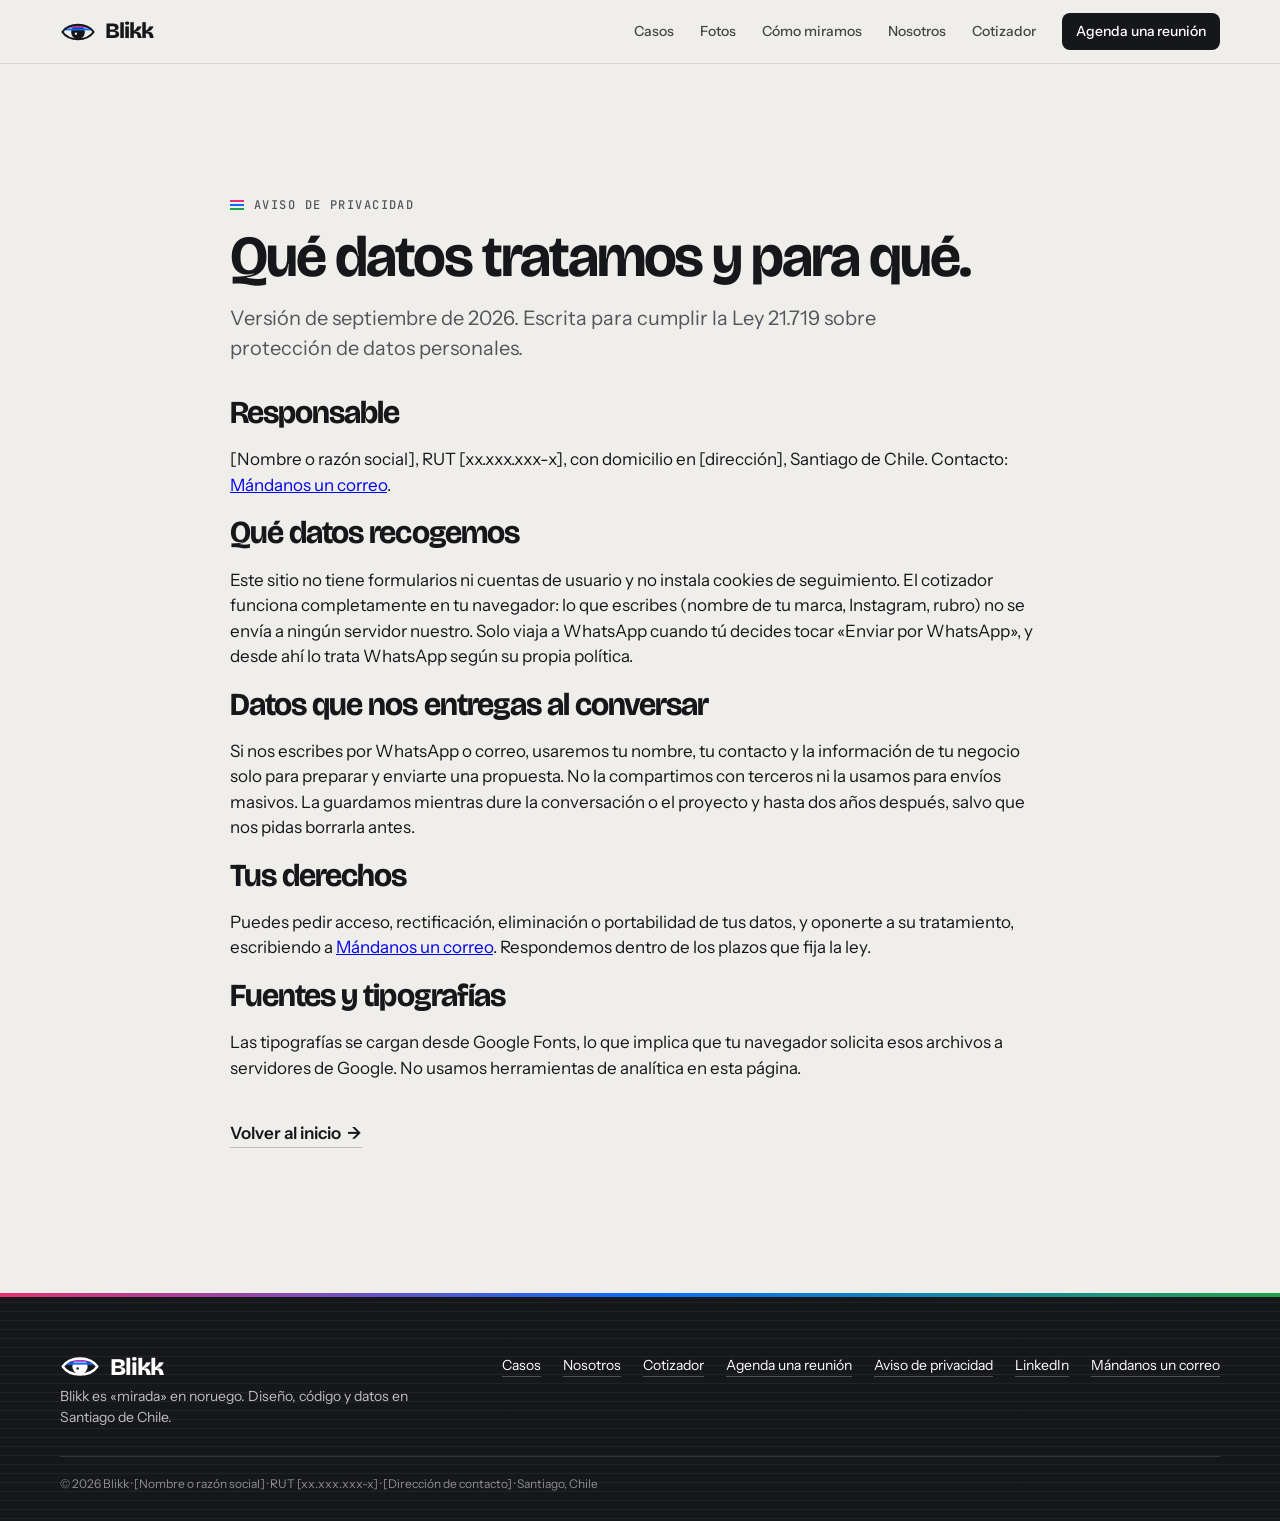
<file: privacidad.html>
<!doctype html>
<html lang="es-CL">
<head>
  <meta charset="utf-8">
  <meta name="viewport" content="width=device-width, initial-scale=1">
  <title>Aviso de privacidad · Blikk</title>
  <meta name="robots" content="noindex">
  <link rel="stylesheet" href="https://fonts.googleapis.com/css2?family=Bricolage+Grotesque:opsz,wght@12..96,500..800&family=Instrument+Sans:wght@400;500;600&family=Instrument+Serif:ital@0;1&family=JetBrains+Mono:wght@500;600&family=Cormorant+Garamond:wght@500&family=Nunito:wght@800&family=Archivo+Black&family=DM+Serif+Display:ital@1&family=Zilla+Slab:wght@600&display=swap">
  <link rel="stylesheet" href="css/estilos.css?v=20260909b">
</head>
<body>
<a class="skip" href="#contenido">Saltar al contenido</a>

<header class="nav">
  <div class="nav__in wrap">
    <a class="nav__logo" href="index.html" aria-label="Blikk · inicio"><svg class="logo" viewBox="0 0 120 80" width="36" height="24" aria-hidden="true"><defs><clipPath id="ojo-nav"><path d="M8 40 C 30 8 90 8 112 40 C 90 72 30 72 8 40 Z"/></clipPath></defs><circle cx="60" cy="40" r="23" fill="currentColor"/><circle cx="53" cy="46" r="4" style="fill:var(--hl,#fff)" opacity=".9"/><g clip-path="url(#ojo-nav)"><rect x="0" y="11" width="120" height="6.5" fill="#e8306f"/><rect x="0" y="19.5" width="120" height="6.5" fill="#a03cc0"/><rect x="0" y="28" width="120" height="6.5" fill="#0a6cff"/></g><path d="M8 40 C 30 8 90 8 112 40 C 90 72 30 72 8 40 Z" fill="none" stroke="currentColor" stroke-width="7" stroke-linejoin="round"/></svg><span data-cfg="nombre">Blikk</span></a>
    <button class="nav__burger" aria-label="Abrir menú" aria-expanded="false" aria-controls="menu"><span></span><span></span></button>
    <nav class="nav__links" id="menu" aria-label="Secciones">
      <a href="index.html#casos">Casos</a>
      <a href="index.html#fotos">Fotos</a>
      <a href="index.html#pasos">Cómo miramos</a>
      <a href="nosotros.html">Nosotros</a>
      <a href="cotizador.html">Cotizador</a>
      <a class="btn btn--sm" href="index.html#agenda">Agenda una reunión</a>
    </nav>
  </div>
  <div class="nav__progreso" aria-hidden="true"><i id="nav-progreso"></i></div>
</header>
<main class="sec" id="contenido">
  <div class="wrap wrap--narrow">
    <p class="eyebrow">Aviso de privacidad</p>
    <h1 class="h2">Qué datos tratamos y para qué.</h1>
    <p class="lead" style="margin-bottom:32px">Versión de septiembre de 2026. Escrita para cumplir la Ley 21.719 sobre protección de datos personales.</p>
    <h2 class="h3">Responsable</h2>
    <p>[Nombre o razón social], RUT [xx.xxx.xxx-x], con domicilio en [dirección], Santiago de Chile. Contacto: <a data-mail href="#"></a>.</p>
    <h2 class="h3">Qué datos recogemos</h2>
    <p>Este sitio no tiene formularios ni cuentas de usuario y no instala cookies de seguimiento. El cotizador funciona completamente en tu navegador: lo que escribes (nombre de tu marca, Instagram, rubro) no se envía a ningún servidor nuestro. Solo viaja a WhatsApp cuando tú decides tocar «Enviar por WhatsApp», y desde ahí lo trata WhatsApp según su propia política.</p>
    <h2 class="h3">Datos que nos entregas al conversar</h2>
    <p>Si nos escribes por WhatsApp o correo, usaremos tu nombre, tu contacto y la información de tu negocio solo para preparar y enviarte una propuesta. No la compartimos con terceros ni la usamos para envíos masivos. La guardamos mientras dure la conversación o el proyecto y hasta dos años después, salvo que nos pidas borrarla antes.</p>
    <h2 class="h3">Tus derechos</h2>
    <p>Puedes pedir acceso, rectificación, eliminación o portabilidad de tus datos, y oponerte a su tratamiento, escribiendo a <a data-mail href="#"></a>. Respondemos dentro de los plazos que fija la ley.</p>
    <h2 class="h3">Fuentes y tipografías</h2>
    <p>Las tipografías se cargan desde Google Fonts, lo que implica que tu navegador solicita esos archivos a servidores de Google. No usamos herramientas de analítica en esta página.</p>
    <p style="margin-top:40px"><a class="link" href="index.html">Volver al inicio</a></p>
  </div>
</main>
<footer class="foot">
  <div class="wrap foot__in">
    <div>
      <a class="foot__logo" href="index.html"><svg class="logo" viewBox="0 0 120 80" width="40" height="27" aria-hidden="true"><defs><clipPath id="ojo-pie"><path d="M8 40 C 30 8 90 8 112 40 C 90 72 30 72 8 40 Z"/></clipPath></defs><circle cx="60" cy="40" r="23" fill="currentColor"/><circle cx="53" cy="46" r="4" style="fill:var(--hl,#fff)" opacity=".9"/><g clip-path="url(#ojo-pie)"><rect x="0" y="11" width="120" height="6.5" fill="#e8306f"/><rect x="0" y="19.5" width="120" height="6.5" fill="#a03cc0"/><rect x="0" y="28" width="120" height="6.5" fill="#0a6cff"/></g><path d="M8 40 C 30 8 90 8 112 40 C 90 72 30 72 8 40 Z" fill="none" stroke="currentColor" stroke-width="7" stroke-linejoin="round"/></svg><span data-cfg="nombre">Blikk</span></a>
      <p class="foot__tag"><span data-cfg="significado"></span> Diseño, código y datos en <span data-cfg="ciudad"></span>.</p>
    </div>
    <nav aria-label="Enlaces del sitio">
      <a href="index.html#casos">Casos</a>
      <a href="nosotros.html">Nosotros</a>
      <a href="cotizador.html">Cotizador</a>
      <a href="index.html#agenda">Agenda una reunión</a>
      <a href="privacidad.html">Aviso de privacidad</a>
      <a data-ig hidden href="#" target="_blank" rel="noopener"></a>
      <a data-linkedin href="#" target="_blank" rel="noopener">LinkedIn</a>
      <a data-mail href="#"></a>
    </nav>
    <p class="foot__legal">© <span data-year></span> <span data-cfg="nombre"></span> · [Nombre o razón social] · RUT [xx.xxx.xxx-x] · [Dirección de contacto] · Santiago, Chile</p>
  </div>
</footer>

<div class="cta-movil" id="cta-movil" aria-hidden="true">
  <a class="cta-movil__btn" href="index.html#agenda">Agenda una reunión</a>
  <a class="cta-movil__wa" data-wa href="#" target="_blank" rel="noopener" aria-label="Escribirnos por WhatsApp"><svg viewBox="0 0 24 24" width="22" height="22" aria-hidden="true"><path fill="currentColor" d="M12.04 2C6.58 2 2.13 6.45 2.13 11.91c0 1.75.46 3.45 1.32 4.95L2 22l5.25-1.38a9.9 9.9 0 0 0 4.79 1.22h.01c5.46 0 9.91-4.45 9.91-9.91 0-2.65-1.03-5.14-2.9-7.01A9.82 9.82 0 0 0 12.04 2Zm0 18.13h-.01a8.2 8.2 0 0 1-4.19-1.15l-.3-.18-3.12.82.83-3.04-.2-.31a8.22 8.22 0 0 1-1.26-4.36c0-4.54 3.7-8.24 8.25-8.24 2.2 0 4.27.86 5.83 2.42a8.2 8.2 0 0 1 2.41 5.83c0 4.54-3.7 8.21-8.24 8.21Zm4.52-6.16c-.25-.12-1.47-.72-1.69-.81-.23-.08-.39-.12-.56.13-.16.24-.64.8-.78.97-.14.16-.29.18-.54.06-.25-.12-1.05-.39-1.99-1.23-.74-.66-1.23-1.47-1.38-1.72-.14-.25-.01-.38.11-.5.11-.11.25-.29.37-.43.13-.15.17-.25.25-.41.08-.17.04-.31-.02-.43-.06-.12-.56-1.34-.76-1.84-.2-.48-.4-.42-.56-.43h-.47c-.17 0-.43.06-.66.31-.22.25-.87.85-.87 2.07s.89 2.4 1.02 2.56c.12.17 1.75 2.67 4.24 3.75.59.25 1.05.4 1.41.52.59.19 1.13.16 1.56.1.48-.07 1.47-.6 1.68-1.18.21-.58.21-1.07.14-1.18-.06-.11-.22-.17-.47-.29Z"/></svg></a>
</div>
<script src="js/config.js?v=20260909b"></script>
<script src="js/main.js?v=20260909b"></script>
</body>
</html>
</file>
<file: css/estilos.css>
/* =====================================================================
   BLIKK · sistema visual propio
   Blikk es "mirada" en noruego. La idea: un ojo que mira a través de una
   persiana; la luz entra por las lamas horizontales.
   Tipografía: Bricolage Grotesque (títulos) · Instrument Sans (texto) ·
   JetBrains Mono (precios, etiquetas, números).
   Paleta: tinta + blanco, con tres acentos del cruce:
   rosa (diseño) · azul (informática) · verde (datos).
   ===================================================================== */
:root{
  /* Base de papel cálido: la luz que entra por la persiana. Las tarjetas son blancas. */
  --bg:#efeeea; --bg-2:#e4e2dc; --card:#ffffff; --ink:#16171a; --ink-2:#54565b; --ink-3:#666870;
  --line:#d8d6ce; --line-2:#c0bdb2;
  --rosa:#e8306f; --rosa-soft:#ffe0e9; --rosa-ink:#8a1f44;
  --azul:#0a6cff; --azul-soft:#dbe8ff; --azul-ink:#123c8a;
  --verde:#1fa34a; --verde-soft:#dcf5d8; --verde-ink:#1f5f2a;
  --tri:linear-gradient(90deg,#e8306f 0%,#0a6cff 50%,#1fa34a 100%);
  --slats:repeating-linear-gradient(180deg,rgba(17,18,20,.06) 0 1px,transparent 1px 9px);
  --r-lg:18px; --r-md:14px; --r-sm:10px;
  --display:"Bricolage Grotesque","Instrument Sans",-apple-system,"Helvetica Neue",Arial,sans-serif;
  --font:"Instrument Sans",-apple-system,BlinkMacSystemFont,"Helvetica Neue",Arial,sans-serif;
  --mono:"JetBrains Mono","SF Mono",Menlo,Consolas,monospace;
  --serif:"Instrument Serif",Georgia,"Times New Roman",serif;
  --ease:cubic-bezier(.4,0,.2,1); --ease-out:cubic-bezier(.16,1,.3,1);
  --wrap:1160px;
  /* compatibilidad con nombres antiguos */
  --bg-alt:var(--bg-2); --line-soft:var(--line); --blue:var(--azul); --blue-h:#1a76ff; --link:var(--ink); --green:var(--verde);
  --radius-xl:var(--r-lg); --radius-l:var(--r-md); --radius-m:var(--r-sm); --shadow-tile:none;
}
*,*::before,*::after{box-sizing:border-box}
html{scroll-behavior:smooth;-webkit-text-size-adjust:100%;scroll-padding-top:88px}
body{margin:0;font-family:var(--font);color:var(--ink);background:var(--bg);font-size:17px;line-height:1.5;-webkit-font-smoothing:antialiased;-moz-osx-font-smoothing:grayscale;text-rendering:optimizeLegibility}
body.no-scroll{overflow:hidden}
img{max-width:100%;display:block;height:auto}
[hidden]{display:none!important}
button{font:inherit}
.wrap{width:min(var(--wrap),calc(100% - 48px));margin-inline:auto}
.wrap--narrow{max-width:820px}
.mono{font-family:var(--mono);font-variant-numeric:tabular-nums;letter-spacing:-.01em}
.skip{position:absolute;left:-9999px;top:8px;background:var(--ink);color:#fff;padding:10px 14px;border-radius:8px;z-index:100}
.skip:focus{left:8px}
:focus-visible{outline:3px solid rgba(10,108,255,.5);outline-offset:3px;border-radius:6px}

/* ---------- Tipografía ---------- */
h1,h2,h3,.h2,.h3{font-family:var(--display);font-variation-settings:"opsz" 96}
.h2{font-size:clamp(34px,4.8vw,58px);font-weight:700;letter-spacing:-.035em;line-height:1.02;margin:0 0 16px;text-wrap:balance}
.h3{font-size:clamp(24px,2.8vw,32px);font-weight:700;letter-spacing:-.03em;line-height:1.1;margin:0 0 12px}
.lead{font-size:clamp(17px,1.6vw,20px);line-height:1.5;color:var(--ink-2);margin:0;max-width:52ch;text-wrap:pretty}
.eyebrow{font-family:var(--mono);font-size:12px;font-weight:500;letter-spacing:.12em;text-transform:uppercase;color:var(--ink-2);margin:0 0 14px;display:inline-flex;align-items:center;gap:10px}
.eyebrow::before{content:"";width:14px;height:10px;flex-shrink:0;background:linear-gradient(var(--rosa) 0 2px,transparent 2px 4px,var(--azul) 4px 6px,transparent 6px 8px,var(--verde) 8px 10px)}
.grad{background:var(--tri);-webkit-background-clip:text;background-clip:text;color:transparent}
.c-rosa{color:var(--rosa);font-weight:600}
.c-azul{color:var(--azul);font-weight:600}
.c-verde{color:var(--verde);font-weight:600}
.sec{padding:clamp(80px,10vw,128px) 0}
.sec--grey{background:var(--card)}
.sec__head{display:grid;grid-template-columns:minmax(0,1.05fr) minmax(0,.95fr);gap:12px 56px;align-items:end;margin-bottom:clamp(36px,5vw,56px);text-align:left}
.sec__head .eyebrow{grid-column:1/-1;margin-bottom:6px}
.sec__head .h2{margin:0}
.sec__head .lead{margin:0;max-width:none;padding-bottom:8px}
@media (max-width:820px){.sec__head{grid-template-columns:1fr}.sec__head .lead{padding-bottom:0}}

/* ---------- Botones y enlaces ---------- */
.btn{display:inline-flex;align-items:center;justify-content:center;gap:8px;background:var(--ink);color:#fff;border:0;border-radius:var(--r-sm);padding:13px 22px;font-size:16px;font-weight:600;letter-spacing:-.005em;text-decoration:none;cursor:pointer;position:relative;overflow:hidden;isolation:isolate;transition:transform .2s var(--ease),color .3s}
.btn::before{content:"";position:absolute;inset:0;background:var(--tri);transform:translateX(-101%);transition:transform .5s var(--ease-out);z-index:-1}
.btn:hover::before{transform:none}
.btn:active{transform:scale(.97)}
.btn--lg{padding:17px 30px;font-size:18px}
.btn--sm{padding:8px 14px;font-size:13px;border-radius:8px}
.btn--ghost{background:transparent;color:var(--ink);box-shadow:inset 0 0 0 1.5px var(--ink)}
.btn--ghost:hover{color:#fff}
.btn--block{width:100%}
.link{color:var(--ink);text-decoration:none;font-weight:600;background:none;border:0;padding:0;cursor:pointer;display:inline-flex;align-items:center;gap:6px;font-size:inherit;border-bottom:1.5px solid var(--line-2);transition:border-color .25s}
.link::after{content:"\2192";transition:transform .25s var(--ease)}
.link:hover{border-color:var(--ink)}
.link:hover::after{transform:translateX(4px)}

/* ---------- Nav ---------- */
.nav{position:sticky;top:0;z-index:50;height:64px;background:rgba(239,238,234,.82);-webkit-backdrop-filter:blur(14px);backdrop-filter:blur(14px);border-bottom:1px solid var(--line)}
.nav.is-scrolled{border-bottom-color:var(--line-2)}
.nav__in{display:flex;align-items:center;justify-content:space-between;height:100%}
.nav__logo{font-family:var(--display);font-weight:800;letter-spacing:-.04em;font-size:22px;color:var(--ink);text-decoration:none;display:inline-flex;align-items:center;gap:9px}
.logo{width:36px;height:24px;flex-shrink:0}
.nav__links{display:flex;align-items:center;gap:26px}
.nav__links a{font-size:14px;font-weight:500;color:var(--ink);text-decoration:none;opacity:.78;transition:opacity .2s}
.nav__links a:hover{opacity:1}
.nav__links .btn{opacity:1;color:#fff}
.nav__burger{display:none;width:40px;height:40px;border:0;background:transparent;flex-direction:column;justify-content:center;align-items:center;gap:6px;cursor:pointer;margin-right:-8px}
.nav__burger span{display:block;width:20px;height:2px;background:var(--ink);transition:transform .3s var(--ease)}
.nav.is-open .nav__burger span:first-child{transform:translateY(4px) rotate(45deg)}
.nav.is-open .nav__burger span:last-child{transform:translateY(-4px) rotate(-45deg)}
@media (max-width:900px){
  .nav__burger{display:flex}
  .nav.is-open{background:var(--bg);-webkit-backdrop-filter:none;backdrop-filter:none}
  .nav__links{position:fixed;inset:64px 0 0;background:var(--bg);flex-direction:column;align-items:flex-start;padding:16px 24px 32px;gap:0;opacity:0;transform:translateY(-8px);pointer-events:none;transition:opacity .3s var(--ease),transform .3s var(--ease)}
  .nav.is-open .nav__links{opacity:1;transform:none;pointer-events:auto}
  .nav__links a{font-family:var(--display);font-size:26px;font-weight:700;letter-spacing:-.03em;padding:16px 0;border-bottom:1px solid var(--line);width:100%;opacity:1}
  .nav__links .btn{margin-top:24px;width:auto;font-family:var(--font);font-size:17px;padding:14px 24px;border-bottom:0}
}

/* ---------- Hero ---------- */
.hero{padding:clamp(56px,8vw,96px) 0 0;position:relative;isolation:isolate;overflow:hidden}
.hero::before{content:"";position:absolute;inset:0 0 auto;height:640px;background:var(--slats);-webkit-mask-image:linear-gradient(180deg,rgba(0,0,0,.9),transparent 92%);mask-image:linear-gradient(180deg,rgba(0,0,0,.9),transparent 92%);pointer-events:none;z-index:-1}
.hero__eyebrow{display:flex;align-items:center;flex-wrap:wrap;gap:10px 14px;animation:rise .9s var(--ease-out) both}
.hero__h1{font-size:clamp(50px,8.6vw,108px);font-weight:800;letter-spacing:-.05em;line-height:.94;margin:0 0 24px;text-wrap:balance;max-width:12ch}
.hero__h1 span{display:inline-block;animation:rise .9s var(--ease-out) both}
.hero__h1 span:nth-child(2){animation-delay:.08s}
.hero__lead{max-width:60ch;margin:0 0 32px;animation:rise .9s var(--ease-out) .16s both}
.hero__cta{display:flex;gap:26px;align-items:center;flex-wrap:wrap;animation:rise .9s var(--ease-out) .24s both}
@keyframes rise{from{opacity:0;transform:translateY(18px)}to{opacity:1;transform:none}}
.badge-ia{display:inline-flex;align-items:center;gap:8px;padding:6px 12px;border-radius:8px;border:1.5px solid transparent;background:linear-gradient(#fff,#fff) padding-box,var(--tri) border-box;color:var(--ink);font-family:var(--mono);font-weight:500;font-size:12px;letter-spacing:.08em;text-transform:uppercase}
.badge-ia i{width:8px;height:8px;border-radius:50%;background:var(--tri)}

/* ---------- Computador ---------- */
.mac-stage{--p:0;touch-action:pan-y;cursor:grab;user-select:none;-webkit-user-select:none;perspective:2200px;width:min(1000px,92vw);margin:clamp(40px,6vw,64px) auto 0;transform:scale(calc(1 - var(--p) * .08)) translateY(calc(var(--p) * 48px));opacity:calc(1 - var(--p) * .6);will-change:transform,opacity;animation:rise 1s var(--ease-out) .3s backwards}
.mac-stage:active{cursor:grabbing}
.mac{--rx:0deg;--ry:0deg;--sx:0deg;position:relative;transform-style:preserve-3d;transform:rotateX(calc(var(--rx) + var(--sx))) rotateY(var(--ry));transition:transform .9s var(--ease-out)}
.mac.is-hover{transition:transform .18s ease-out}
.mac.is-drag{transition:none}
.mac.is-nudge{animation:nudge .7s var(--ease-out)}
.mac__float{transform-style:preserve-3d}
.mac-stage.is-live .mac__float{animation:flotar 7s ease-in-out infinite}
.mac.is-hover .mac__float,.mac.is-drag .mac__float{animation-play-state:paused}
@keyframes flotar{0%,100%{transform:translateY(0) rotateY(-2.5deg) rotateX(1deg)}50%{transform:translateY(-12px) rotateY(2.5deg) rotateX(-1deg)}}
@keyframes nudge{0%{scale:1}35%{scale:1.025}100%{scale:1}}
.mac__lid{position:relative;transform-origin:50% 100%;transform:rotateX(87deg);transition:transform 1.7s cubic-bezier(.22,.9,.2,1) .25s;transform-style:preserve-3d;z-index:2}
.mac.is-open .mac__lid{transform:rotateX(0deg)}
.mac__bezel{background:#0b0b0d;border-radius:16px 16px 3px 3px;padding:14px 14px 18px;position:relative;box-shadow:inset 0 0 0 1px rgba(255,255,255,.07),0 40px 80px -30px rgba(0,0,0,.45)}
.mac__cam{position:absolute;top:5px;left:50%;width:6px;height:6px;border-radius:50%;background:#1a2230;transform:translateX(-50%);box-shadow:0 0 0 1.5px #2a3242}
.mac__screen{aspect-ratio:16/10;border-radius:6px;overflow:hidden;background:#0b0b0d;container-type:inline-size;cursor:pointer;position:relative}
.mac__screen::after{content:"";position:absolute;inset:0 -40% 0 -40%;background:linear-gradient(115deg,rgba(255,255,255,0) 30%,rgba(255,255,255,.16) 45%,rgba(255,255,255,0) 60%);pointer-events:none;transform:translateX(var(--gx,0%));transition:transform .35s ease-out;z-index:5}
.mac__boot{position:absolute;inset:0;z-index:3;pointer-events:none;display:grid;grid-template-rows:repeat(8,1fr)}
.mac__boot i{display:block;background:#0b0b0d;transition:transform .8s var(--ease-out)}
.mac__boot i:nth-child(2){transition-delay:.05s}.mac__boot i:nth-child(3){transition-delay:.1s}.mac__boot i:nth-child(4){transition-delay:.15s}
.mac__boot i:nth-child(5){transition-delay:.2s}.mac__boot i:nth-child(6){transition-delay:.25s}.mac__boot i:nth-child(7){transition-delay:.3s}.mac__boot i:nth-child(8){transition-delay:.35s}
.mac__boot svg{position:absolute;left:50%;top:50%;width:14%;transform:translate(-50%,-50%) scale(.85);opacity:0;transition:opacity .5s var(--ease),transform .6s var(--ease-out)}
.mac__screen.is-boot .mac__boot svg{opacity:1;transform:translate(-50%,-50%) scale(1)}
.mac__screen.is-on .mac__boot svg{opacity:0;transition-duration:.25s}
.mac__screen.is-on .mac__boot i{transform:translateX(102%)}
.mac__screen.is-on .mac__boot i:nth-child(even){transform:translateX(-102%)}
.mac__cursor{position:absolute;left:var(--cx,108%);top:var(--cy,108%);width:3.4cqw;z-index:4;pointer-events:none;transition:left 1s cubic-bezier(.3,.7,.2,1),top 1s cubic-bezier(.3,.7,.2,1),transform .15s,opacity .3s;filter:drop-shadow(0 2px 4px rgba(0,0,0,.4));opacity:0}
.mac__cursor.is-visible{opacity:1}
.mac__cursor.is-click{transform:scale(.8)}
.mac__base{height:15px;margin:0 -3.6%;background:linear-gradient(#ececef,#cfcfd4 50%,#a7a7ad);border-radius:0 0 12px 12px;position:relative;box-shadow:0 1px 0 rgba(0,0,0,.18);z-index:1}
.mac__base::before{content:"";position:absolute;inset:0 0 auto;height:2px;background:linear-gradient(90deg,#9a9aa0,#f7f7f9 50%,#9a9aa0)}
.mac__notch{position:absolute;left:50%;top:0;width:13%;height:6px;transform:translateX(-50%);background:linear-gradient(#b7b7bc,#e2e2e6);border-radius:0 0 7px 7px}
.mac__shadow{height:44px;margin:0 6%;background:radial-gradient(50% 100% at 50% 0,rgba(0,0,0,.25),transparent 70%);filter:blur(8px);transform:translateY(-2px)}

/* mini sitio dentro de la pantalla · unidades relativas a la pantalla (cqw) */
.mini{--m-bg:#fff;--m-ink:#111;--m-muted:#777;--m-accent:#111;--m-btn-ink:#fff;height:100%;background:var(--m-bg);color:var(--m-ink);display:flex;flex-direction:column;transition:background .45s var(--ease);font-family:var(--font)}
.mini__bar{display:flex;align-items:center;gap:1.4cqw;height:5.4cqw;padding:0 1.6cqw;background:#f0f0f2;border-bottom:1px solid #dcdce0;font-size:1.5cqw;color:#666;flex-shrink:0}
.mini__dots{display:inline-flex;gap:.6cqw}
.mini__dots i{width:1.15cqw;height:1.15cqw;border-radius:50%;background:#ff5f57}
.mini__dots i:nth-child(2){background:#febc2e}
.mini__dots i:nth-child(3){background:#28c840}
.mini__url{flex:1;text-align:center;background:#fff;border-radius:.9cqw;padding:.55cqw 0;font-size:1.5cqw;color:#555;margin:0 6cqw;font-family:var(--font)}
.mini__page{flex:1;padding:0 4.2cqw;display:flex;flex-direction:column;min-height:0}
.mini__top{display:flex;align-items:center;justify-content:space-between;height:7cqw;font-size:1.7cqw;flex-shrink:0}
.mini__marca{font-weight:700;font-size:2.4cqw;letter-spacing:-.02em}
.mini__nav{display:flex;gap:2.6cqw;color:var(--m-muted)}
.mini__btn{background:var(--m-accent);color:var(--m-btn-ink);padding:.7cqw 1.7cqw;border-radius:99px;font-size:1.5cqw;font-weight:600}
.mini__hero{display:grid;grid-template-columns:1.05fr 1fr;gap:3.4cqw;align-items:center;padding:2.2cqw 0 2.8cqw}
.mini__tag{font-size:4.4cqw;line-height:1.06;letter-spacing:-.026em;margin:0 0 2.2cqw;font-weight:700;text-wrap:balance;font-family:var(--font)}
.mini__cta{display:inline-block;background:var(--m-accent);color:var(--m-btn-ink);padding:1.15cqw 2.5cqw;border-radius:99px;font-size:1.75cqw;font-weight:600;transition:transform .15s,filter .15s}
.mini__cta.is-pressed{transform:scale(.94);filter:brightness(.85)}
.mini__hero-img{aspect-ratio:4/3;border-radius:1.8cqw;background:var(--m-hero);position:relative;overflow:hidden;transition:background .45s var(--ease)}
.mini__hero-img::before{content:"";position:absolute;left:14%;top:18%;width:38%;aspect-ratio:1;border-radius:50%;background:rgba(255,255,255,.28);filter:blur(.4cqw)}
.mini__hero-img::after{content:"";position:absolute;right:10%;bottom:12%;width:44%;aspect-ratio:1;border-radius:2cqw;background:rgba(0,0,0,.08);transform:rotate(12deg)}
.mini__cards{display:grid;grid-template-columns:repeat(3,1fr);gap:2.2cqw;padding-bottom:3cqw}
.mini__card{display:flex;flex-direction:column;gap:.5cqw;font-size:1.6cqw}
.mini__card-img{aspect-ratio:1/1;border-radius:1.3cqw;transition:background .45s var(--ease)}
.mini__card-img--1{background:var(--m-t1)}
.mini__card-img--2{background:var(--m-t2)}
.mini__card-img--3{background:var(--m-t3)}
.mini__card-nombre{font-weight:600;margin-top:.4cqw}
.mini__card-precio{color:var(--m-muted)}
/* construcción del mini sitio (entra por partes) */
.mini__top,.mini__hero-txt,.mini__hero-img,.mini__card{transition:opacity .45s var(--ease-out),transform .6s var(--ease-out)}
.mini.is-building .mini__top,.mini.is-building .mini__hero-txt,.mini.is-building .mini__hero-img,.mini.is-building .mini__card{opacity:0;transform:translateY(2.4cqw);transition-duration:.2s,.2s}
.mini:not(.is-building) .mini__hero-txt{transition-delay:.08s}
.mini:not(.is-building) .mini__hero-img{transition-delay:.16s}
.mini:not(.is-building) .mini__card:nth-child(1){transition-delay:.26s}
.mini:not(.is-building) .mini__card:nth-child(2){transition-delay:.34s}
.mini:not(.is-building) .mini__card:nth-child(3){transition-delay:.42s}
.mini[data-font=joyeria] .mini__marca,.mini[data-font=joyeria] .mini__tag{font-family:"Cormorant Garamond",Georgia,serif;font-weight:500;letter-spacing:-.01em}
.mini[data-font=joyeria] .mini__tag{font-size:5cqw}
.mini[data-font=ceramica] .mini__marca,.mini[data-font=ceramica] .mini__tag{font-family:"Nunito",var(--font);font-weight:800}
.mini[data-font=ropa] .mini__marca,.mini[data-font=ropa] .mini__tag{font-family:"Archivo Black",Impact,sans-serif;font-weight:400;text-transform:uppercase;letter-spacing:-.01em}
.mini[data-font=ropa] .mini__tag{font-size:3.9cqw}
.mini[data-font=danza] .mini__marca,.mini[data-font=danza] .mini__tag{font-family:"DM Serif Display",Georgia,serif;font-style:italic;font-weight:400}
.mini[data-font=danza] .mini__tag{font-size:5cqw}
.mini[data-font=cafe] .mini__marca,.mini[data-font=cafe] .mini__tag{font-family:"Zilla Slab",Georgia,serif;font-weight:600}

.hero__rubros{margin-top:clamp(24px,4vw,40px);display:flex;flex-wrap:wrap;align-items:center;gap:12px 18px}
.hero__rubros-label{margin:0;font-family:var(--mono);font-size:12px;letter-spacing:.1em;text-transform:uppercase;color:var(--ink-2)}
.chips{display:flex;flex-wrap:wrap;gap:8px}
.chip{border:1px solid var(--line-2);background:#fff;border-radius:8px;padding:9px 14px;font-family:var(--mono);font-size:12px;letter-spacing:.06em;text-transform:uppercase;color:var(--ink);cursor:pointer;transition:background .25s var(--ease),color .25s,border-color .25s,transform .25s}
.chip:hover{border-color:var(--ink)}
.chip:active{transform:scale(.96)}
.chip.is-active{background:var(--ink);color:#fff;border-color:var(--ink)}
.hero__nota{flex-basis:100%;font-size:13px;color:var(--ink-2);margin:2px 0 0}

/* ---------- Sitios en vivo ---------- */
.vivo{padding:22px 0;border-top:1px solid var(--line);border-bottom:1px solid var(--line);margin-top:clamp(48px,7vw,80px)}
.vivo__in{display:flex;align-items:center;gap:12px 24px;flex-wrap:wrap}
.vivo__label{font-family:var(--mono);font-size:12px;letter-spacing:.1em;text-transform:uppercase;color:var(--ink-2)}
.vivo__list{display:flex;gap:10px;flex-wrap:wrap}
.vivo__item{font-family:var(--mono);font-size:13px;color:var(--ink);text-decoration:none;padding:7px 12px;border:1px solid var(--line-2);border-radius:8px;transition:border-color .2s,background .2s}
.vivo__item:hover{border-color:var(--ink);background:var(--bg-2)}

/* ---------- Casos ---------- */
.casos{display:grid;gap:clamp(48px,7vw,88px)}
.caso{display:grid;grid-template-columns:1.25fr 1fr;gap:clamp(28px,5vw,56px);align-items:center}
.caso--invert .caso__media{order:2}
.caso__media{position:relative;border:1px solid var(--line);background:var(--bg-2);border-radius:var(--r-lg);padding:clamp(20px,4vw,44px) clamp(20px,4vw,44px) 0;cursor:pointer;overflow:hidden;text-align:left;display:block;width:100%;transition:transform .6s var(--ease-out),border-color .3s}
.caso__media:hover{transform:translateY(-4px);border-color:var(--line-2)}
.caso__media::after{content:"Ver el proceso \2192";position:absolute;left:50%;bottom:22px;transform:translate(-50%,8px);background:var(--ink);color:#fff;font-family:var(--mono);font-size:12px;letter-spacing:.06em;padding:9px 14px;border-radius:8px;opacity:0;transition:opacity .3s,transform .3s}
.caso__media:hover::after,.caso__media:focus-visible::after{opacity:1;transform:translate(-50%,0)}
.frame--desk{display:block;border-radius:8px 8px 0 0;overflow:hidden;box-shadow:0 24px 50px -24px rgba(0,0,0,.35);border:1px solid rgba(0,0,0,.1);border-bottom:0;background:#fff}
.frame--desk img{aspect-ratio:16/10;object-fit:cover;object-position:top;width:100%}
.frame--phone{position:absolute;right:clamp(14px,3vw,34px);bottom:-8px;width:21%;border-radius:16px;overflow:hidden;box-shadow:0 20px 40px -12px rgba(0,0,0,.45);border:3px solid #111;background:#111}
.frame--phone img{aspect-ratio:390/780;object-fit:cover;object-position:top;border-radius:12px;width:100%}
.caso__txt p{color:var(--ink-2);margin:0;line-height:1.55}
.caso__acciones{display:flex;gap:24px;flex-wrap:wrap;margin-top:22px}
@media (max-width:860px){.caso{grid-template-columns:1fr}.caso--invert .caso__media{order:0}}

/* ---------- Fotografía de producto ---------- */
.flujo{display:grid;grid-template-columns:repeat(3,1fr);gap:16px;margin-bottom:16px}
.flujo__paso{margin:0;background:#fff;border:1px solid var(--line);border-radius:var(--r-lg);overflow:hidden;display:flex;flex-direction:column;transition:transform .5s var(--ease-out),border-color .3s}
.flujo__paso:hover{transform:translateY(-3px);border-color:var(--line-2)}
.flujo__img{aspect-ratio:4/3;overflow:hidden;background:#0a0a0a}
.flujo__img img{width:100%;height:100%;object-fit:cover;transition:transform .9s var(--ease-out)}
.flujo__paso:hover .flujo__img img{transform:scale(1.03)}
.flujo__img--foto img{object-position:center 55%}
.flujo__img--web img{object-position:center 28%}
.flujo__paso figcaption{padding:22px 24px 26px;display:flex;flex-direction:column;gap:6px}
.flujo__n{font-family:var(--mono);font-size:12px;letter-spacing:.1em;text-transform:uppercase;font-weight:500}
.flujo__paso:nth-child(1) .flujo__n{color:var(--rosa)}
.flujo__paso:nth-child(2) .flujo__n{color:var(--azul)}
.flujo__paso:nth-child(3) .flujo__n{color:var(--verde)}
.flujo__paso h3{margin:0;font-size:21px;letter-spacing:-.025em;line-height:1.2}
.flujo__paso p{margin:0;color:var(--ink-2);font-size:15px;line-height:1.5}
.marca-card{aspect-ratio:4/3;background:#0a0a0a;color:#e6e6e6;display:flex;flex-direction:column;justify-content:space-between;padding:22px 24px;position:relative;overflow:hidden}
.marca-card__logo{font-family:var(--mono);letter-spacing:.2em;font-size:14px;text-transform:uppercase;color:#fff;position:relative;z-index:1}
.marca-card__foto{position:absolute;right:-2%;top:8%;width:50%;aspect-ratio:1;border-radius:14px;overflow:hidden;box-shadow:0 24px 50px -20px rgba(0,0,0,.9)}
.marca-card__foto img{width:100%;height:100%;object-fit:cover}
.marca-card__swatches{display:flex;gap:8px;align-items:center;margin-bottom:8px}
.marca-card__swatches i{width:22px;height:22px;border-radius:50%;border:1px solid rgba(255,255,255,.28)}
.marca-card__leyenda{font-size:12px;color:#a1a1a6;margin:0;max-width:46%;line-height:1.4}
.fotos__caso{display:grid;grid-template-columns:1.15fr 1fr;gap:clamp(24px,4vw,48px);align-items:center;background:#fff;border:1px solid var(--line);border-radius:var(--r-lg);padding:clamp(20px,3vw,32px)}
.fotos__galeria{display:grid;grid-template-columns:repeat(3,1fr);gap:10px}
.fotos__galeria img{aspect-ratio:4/5;object-fit:cover;border-radius:10px;width:100%;background:#0a0a0a}
.fotos__txt p{color:var(--ink-2);margin:0;line-height:1.55}
.fotos__nota{color:var(--ink-2);font-size:15px;margin:28px 0 0}
@media (max-width:900px){.flujo{grid-template-columns:1fr}.fotos__caso{grid-template-columns:1fr}}

/* ---------- Bento (por qué) ---------- */
.bento{display:grid;grid-template-columns:repeat(6,1fr);gap:14px}
.tile{background:#fff;border:1px solid var(--line);border-radius:var(--r-lg);padding:clamp(22px,3vw,30px);grid-column:span 2;display:flex;flex-direction:column;gap:14px;min-height:220px;transition:transform .5s var(--ease-out),border-color .3s}
.tile:hover{transform:translateY(-3px);border-color:var(--line-2)}
.tile--3{grid-column:span 3}
.tile--4{grid-column:span 4}
.tile__icon{width:42px;height:42px;border-radius:10px;background:var(--bg-2);display:grid;place-items:center;color:var(--ink)}
.tile__icon svg{width:22px;height:22px}
.bento .tile:nth-child(3n+1) .tile__icon{background:var(--rosa-soft);color:var(--rosa-ink)}
.bento .tile:nth-child(3n+2) .tile__icon{background:var(--azul-soft);color:var(--azul-ink)}
.bento .tile:nth-child(3n) .tile__icon{background:var(--verde-soft);color:var(--verde-ink)}
.tile h3{font-size:21px;font-weight:700;letter-spacing:-.025em;margin:0;line-height:1.2;text-wrap:balance}
.tile p{margin:0;color:var(--ink-2);font-size:15px;line-height:1.5}
.tile .link{margin-top:auto;font-size:15px;align-self:flex-start}
.equipo{display:grid;grid-template-columns:repeat(2,1fr);gap:14px;margin-top:14px}
.persona{background:#fff;border:1px solid var(--line);border-radius:var(--r-lg);padding:clamp(22px,3vw,30px);display:flex;flex-direction:column;gap:8px}
.persona__rol{font-family:var(--mono);font-size:12px;letter-spacing:.1em;text-transform:uppercase;font-weight:500}
.persona:nth-child(1) .persona__rol{color:var(--azul)}
.persona:nth-child(2) .persona__rol{color:var(--rosa)}
.persona__nombre{font-size:26px;margin:0;letter-spacing:-.03em}
.persona__desc{margin:0;font-size:15px;color:var(--ink-2);line-height:1.55}
.persona__stack{display:flex;flex-wrap:wrap;gap:6px;margin:4px 0 0}
.persona__stack span{font-family:var(--mono);font-size:11.5px;padding:4px 9px;border:1px solid var(--line);border-radius:6px;color:var(--ink-2)}
.persona__links{display:flex;gap:18px;margin-top:10px;font-size:14px}
@media (max-width:900px){.tile,.tile--3,.tile--4{grid-column:span 3}.equipo{grid-template-columns:1fr}}
@media (max-width:600px){.tile,.tile--3,.tile--4{grid-column:span 6;min-height:0}}

/* ---------- El cruce (scrollytelling) ---------- */
.cruce__grid{display:grid;grid-template-columns:1fr 1fr;gap:clamp(32px,6vw,80px);align-items:start}
.cruce__sticky{position:sticky;top:110px}
.cruce__visual{position:relative;aspect-ratio:1;max-width:520px;margin:0 auto}
.disco{position:absolute;width:48%;aspect-ratio:1;border-radius:50%;display:flex;flex-direction:column;align-items:center;justify-content:center;gap:10px;font-family:var(--display);font-weight:700;font-size:20px;letter-spacing:-.02em;transition:transform 1.1s var(--ease-out),opacity .6s var(--ease),filter .6s;mix-blend-mode:multiply;will-change:transform}
.disco svg{width:30px;height:30px}
.disco>*{transition:opacity .4s}
.disco--d{background:#ffbfd1;color:var(--rosa-ink);left:2%;top:14%}
.disco--i{background:#b9d3ff;color:var(--azul-ink);left:50%;top:14%}
.disco--a{background:#bde9b5;color:var(--verde-ink);left:26%;top:50%}
.cruce__visual[data-step="1"] .disco--i,.cruce__visual[data-step="1"] .disco--a,
.cruce__visual[data-step="2"] .disco--d,.cruce__visual[data-step="2"] .disco--a,
.cruce__visual[data-step="3"] .disco--d,.cruce__visual[data-step="3"] .disco--i{opacity:.35}
.cruce__visual[data-step="1"] .disco--d,.cruce__visual[data-step="2"] .disco--i,.cruce__visual[data-step="3"] .disco--a{transform:scale(1.1)}
.cruce__visual[data-step="4"] .disco--d{transform:translate(30%,16%)}
.cruce__visual[data-step="4"] .disco--i{transform:translate(-30%,16%)}
.cruce__visual[data-step="4"] .disco--a{transform:translate(0,-30%)}
.cruce__visual[data-step="4"] .disco>*{opacity:0}
.cruce__centro{position:absolute;left:50%;top:50%;transform:translate(-50%,-50%) scale(.7);opacity:0;transition:opacity .6s var(--ease) .35s,transform .8s var(--ease-out) .35s;font-family:var(--display);font-weight:800;font-size:20px;letter-spacing:-.03em;background:var(--ink);color:#fff;padding:12px 22px;border-radius:10px;white-space:nowrap;z-index:2}
.cruce__visual[data-step="4"] .cruce__centro{opacity:1;transform:translate(-50%,-50%) scale(1)}
.cruce__pasos{display:flex;flex-direction:column}
.cruce__paso{min-height:62vh;display:flex;flex-direction:column;justify-content:center;opacity:.32;transition:opacity .5s var(--ease)}
.cruce__paso.is-current{opacity:1}
.cruce__paso h3{font-size:clamp(26px,3vw,38px);letter-spacing:-.035em;margin:0 0 12px;line-height:1.05}
.cruce__paso h3 small{display:block;font-family:var(--mono);font-size:12px;font-weight:500;letter-spacing:.12em;text-transform:uppercase;margin-bottom:12px}
.cruce__paso[data-step="1"] h3 small{color:var(--rosa)}
.cruce__paso[data-step="2"] h3 small{color:var(--azul)}
.cruce__paso[data-step="3"] h3 small{color:var(--verde)}
.cruce__paso[data-step="4"] h3 small{background:var(--tri);-webkit-background-clip:text;background-clip:text;color:transparent;width:max-content}
.cruce__paso p{margin:0;color:var(--ink-2);font-size:18px;line-height:1.55;max-width:46ch}
@media (max-width:860px){
  .cruce__grid{grid-template-columns:1fr}
  .cruce__sticky{top:68px;z-index:1;background:linear-gradient(#fff 80%,rgba(255,255,255,0));padding-bottom:16px}
  .cruce__visual{max-width:300px}
  .disco{font-size:15px}
  .cruce__paso{min-height:0;padding:36px 0}
}

/* ---------- Etapas ---------- */
.etapas{list-style:none;margin:0;padding:0;display:grid;grid-template-columns:repeat(6,1fr);gap:12px}
.etapas__track{grid-column:1/-1;height:3px;background:var(--line);border-radius:3px;overflow:hidden;margin:4px 0 10px}
.etapas__bar{display:block;height:100%;width:0;background:var(--tri);transition:width 1.8s var(--ease)}
.etapas__track.is-in .etapas__bar{width:100%}
.etapa{background:#fff;border:1px solid var(--line);border-radius:var(--r-md);padding:22px 18px;display:flex;flex-direction:column;gap:8px}
.etapa__n{font-family:var(--mono);font-size:12px;color:var(--ink-3)}
.etapa__cuando{font-family:var(--mono);font-size:11.5px;letter-spacing:.08em;text-transform:uppercase;font-weight:500}
.etapa:nth-of-type(3n+1) .etapa__cuando{color:var(--rosa)}
.etapa:nth-of-type(3n+2) .etapa__cuando{color:var(--azul)}
.etapa:nth-of-type(3n) .etapa__cuando{color:var(--verde)}
.etapa h3{font-size:19px;margin:0;letter-spacing:-.025em;line-height:1.15}
.etapa p{font-size:14px;color:var(--ink-2);margin:0;line-height:1.5}
@media (max-width:1000px){.etapas{grid-template-columns:repeat(3,1fr)}}
@media (max-width:620px){.etapas{grid-template-columns:1fr}}

/* ---------- Potenciado con IA ---------- */
.ia__comparador{background:var(--bg-2);border:1px solid var(--line);border-radius:var(--r-lg);padding:clamp(20px,3vw,32px);display:flex;flex-direction:column;gap:16px;margin-bottom:14px}
.barra{display:grid;grid-template-columns:260px 1fr 170px;gap:16px;align-items:center;font-size:14px}
.barra__label{color:var(--ink-2)}
.barra--destacada .barra__label{color:var(--ink);font-weight:600}
.barra__track{height:12px;border-radius:3px;background:#e2e2de;overflow:hidden;display:block}
.barra__fill{display:block;height:100%;width:0;border-radius:3px;transition:width 1.4s var(--ease-out) .25s}
.reveal.is-in .barra__fill{width:var(--w,0%)}
.barra__fill--gris{background:#a1a1a6}
.barra__fill--azul{background:#8fb8ff}
.barra__fill--tri{background:var(--tri)}
.barra__valor{text-align:right;font-weight:600;white-space:nowrap}
.barra--destacada .barra__valor{font-size:19px}
.ia__fuente{margin:4px 0 0;font-size:12.5px;color:var(--ink-2)}
.ia__fuente strong{color:var(--verde)}
.ia__tiles{display:grid;grid-template-columns:repeat(3,1fr);gap:14px}
.ia__tile{grid-column:auto;background:var(--bg-2);position:relative;overflow:hidden}
.ia__tile::before{content:"";position:absolute;inset:0 0 auto;height:4px}
.ia__tile--rosa::before{background:var(--rosa)} .ia__tile--rosa .tile__icon{background:var(--rosa-soft);color:var(--rosa-ink)}
.ia__tile--azul::before{background:var(--azul)} .ia__tile--azul .tile__icon{background:var(--azul-soft);color:var(--azul-ink)}
.ia__tile--verde::before{background:var(--verde)} .ia__tile--verde .tile__icon{background:var(--verde-soft);color:var(--verde-ink)}
.ia__nota{color:var(--ink-2);font-size:15px;margin:28px 0 0;max-width:80ch;line-height:1.55}
@media (max-width:860px){.barra{grid-template-columns:1fr;gap:6px}.barra__valor{text-align:left}.ia__tiles{grid-template-columns:1fr}}

/* ---------- Cotizador (configurador) ---------- */
.config__grid{display:grid;grid-template-columns:1fr 380px;gap:40px;align-items:start}
.paso{margin-bottom:clamp(40px,5vw,56px)}
.paso__t{display:flex;align-items:center;gap:12px;font-size:26px;font-weight:700;letter-spacing:-.03em;margin:0 0 18px}
.paso__n{width:30px;height:30px;border-radius:8px;background:var(--ink);color:#fff;font-size:13px;display:grid;place-items:center;font-family:var(--mono);flex-shrink:0}
.paso__d{color:var(--ink-2);margin:-8px 0 18px;font-size:15px}
.bases{display:grid;grid-template-columns:repeat(3,1fr);gap:12px}
.base{position:relative;text-align:left;background:#fff;border:1px solid var(--line-2);border-radius:var(--r-md);padding:24px 20px 20px;color:var(--ink);cursor:pointer;display:flex;flex-direction:column;gap:10px;transition:border-color .25s,box-shadow .25s;overflow:hidden}
.base::before{content:"";position:absolute;inset:0 0 auto;height:4px;background:var(--tri);opacity:0;transition:opacity .25s}
.base:hover{border-color:var(--ink-3)}
.base.is-active{border-color:var(--ink);box-shadow:inset 0 0 0 1px var(--ink)}
.base.is-active::before{opacity:1}
.base__tag{position:static;align-self:flex-start;margin:-4px 0 2px;background:var(--ink);color:#fff;font-family:var(--mono);font-size:10.5px;letter-spacing:.08em;text-transform:uppercase;padding:4px 8px;border-radius:6px}
.base__nombre{font-family:var(--display);font-size:24px;font-weight:700;letter-spacing:-.03em}
.base__para{font-size:14px;color:var(--ink-2);line-height:1.45}
.base__trae{margin:2px 0 0;padding:0;list-style:none;font-size:13px;display:grid;gap:5px}
.base__trae li{display:flex;gap:8px;align-items:center}
.base__trae li::before{content:"";width:10px;height:2px;background:var(--ink);flex-shrink:0}
.base__precio{margin-top:auto;display:flex;flex-direction:column;gap:2px;padding-top:12px;border-top:1px solid var(--line)}
.base__precio .mono{font-size:22px;font-weight:600}
.base__precio small{font-size:12px;color:var(--ink-2)}
.base__sinia{display:flex;align-items:center;flex-wrap:wrap;gap:6px 8px;font-size:12px;color:var(--ink-2);margin-bottom:4px}
.base__sinia s{opacity:.9}
.base__sinia em{font-style:normal;font-family:var(--mono);font-weight:500;color:var(--verde-ink);background:var(--verde-soft);padding:2px 7px;border-radius:6px;font-size:10.5px;white-space:nowrap}
.fijos{margin-top:14px;background:var(--bg-2);border:1px solid var(--line);border-radius:var(--r-sm);padding:16px 20px}
.fijos__t{margin:0 0 8px;font-weight:600;font-size:14px}
.fijos ul{margin:0;padding:0;list-style:none;display:flex;flex-wrap:wrap;gap:6px 18px;font-size:13px;color:var(--ink-2)}
.fijos li::before{content:"\2713\00a0";color:var(--verde);font-weight:700}
.opts{display:flex;flex-direction:column;border:1px solid var(--line-2);border-radius:var(--r-md);overflow:hidden;background:#fff}
.opt{display:flex;align-items:center;justify-content:space-between;gap:20px;padding:16px 20px;border-bottom:1px solid var(--line);cursor:pointer;transition:background .2s}
.opt:last-child{border-bottom:0}
.opt:hover{background:#fafaf8}
.opt.is-on{background:var(--bg-2)}
.opt__txt{display:flex;flex-direction:column;gap:2px}
.opt__nombre{font-weight:600;font-size:16px;letter-spacing:-.01em}
.opt__desc{font-size:13px;color:var(--ink-2);line-height:1.4}
.opt__der{display:flex;align-items:center;gap:16px;flex-shrink:0}
.opt__precio{font-size:13.5px;color:var(--ink-2);white-space:nowrap}
.switch{position:relative;display:inline-block;width:46px;height:28px;flex-shrink:0}
.switch input{position:absolute;opacity:0;width:0;height:0}
.switch__pista{position:absolute;inset:0;background:#dcdcd8;border-radius:980px;transition:background .25s;cursor:pointer}
.switch__pista::after{content:"";position:absolute;top:2px;left:2px;width:24px;height:24px;border-radius:50%;background:#fff;box-shadow:0 2px 6px rgba(0,0,0,.22);transition:transform .25s var(--ease)}
.switch input:checked+.switch__pista{background:var(--ink)}
.switch input:checked+.switch__pista::after{transform:translateX(18px)}
.switch input:focus-visible+.switch__pista{outline:3px solid rgba(10,108,255,.5);outline-offset:2px}
.stepper{display:inline-flex;align-items:center;border:1px solid var(--line-2);border-radius:8px;overflow:hidden;background:#fff}
.stepper__btn{width:34px;height:30px;border:0;background:#fff;font-size:18px;cursor:pointer;color:var(--ink);line-height:1}
.stepper__btn:hover{background:var(--bg-2)}
.stepper__val{min-width:30px;text-align:center;font-family:var(--mono);font-size:14px}
.planes{display:grid;grid-template-columns:repeat(4,1fr);gap:12px}
.plan{text-align:left;background:#fff;border:1px solid var(--line-2);border-radius:var(--r-md);padding:18px 16px;color:var(--ink);cursor:pointer;display:flex;flex-direction:column;gap:8px;transition:border-color .25s,box-shadow .25s}
.plan:hover{border-color:var(--ink-3)}
.plan.is-active{border-color:var(--ink);box-shadow:inset 0 0 0 1px var(--ink)}
.plan__nombre{font-family:var(--display);font-size:20px;font-weight:700;letter-spacing:-.025em}
.plan__para{font-size:13px;color:var(--ink-2)}
.plan__precio .mono{font-size:18px;font-weight:600}
.plan__precio small{color:var(--ink-2);font-size:12px;margin-left:3px}
.plan__trae{margin:4px 0 0;padding:0;list-style:none;font-size:12.5px;color:var(--ink-2);display:grid;gap:4px;line-height:1.35}
.plan--sin{justify-content:center;background:var(--bg-2)}
.campos{display:grid;grid-template-columns:repeat(3,1fr);gap:14px;margin-bottom:20px}
.campos label{display:flex;flex-direction:column;gap:6px;font-family:var(--mono);font-size:11.5px;letter-spacing:.08em;text-transform:uppercase;color:var(--ink-2)}
.campos input,.campos select{font:inherit;font-family:var(--font);font-size:16px;letter-spacing:0;text-transform:none;padding:12px 14px;border:1px solid var(--line-2);border-radius:var(--r-sm);background:#fff;color:var(--ink);width:100%;-webkit-appearance:none;appearance:none}
.campos select{background-image:url("data:image/svg+xml,%3Csvg xmlns='http://www.w3.org/2000/svg' width='12' height='8'%3E%3Cpath d='M1 1l5 5 5-5' fill='none' stroke='%235f6167' stroke-width='1.6'/%3E%3C/svg%3E");background-repeat:no-repeat;background-position:right 14px center;padding-right:36px}
.campos input:focus,.campos select:focus{border-color:var(--ink);outline:3px solid rgba(17,18,20,.12);outline-offset:0}
.doc{border:0;padding:0;margin:0;display:flex;gap:8px 24px;flex-wrap:wrap}
.doc legend{font-family:var(--mono);font-size:11.5px;letter-spacing:.08em;text-transform:uppercase;color:var(--ink-2);margin-bottom:10px;padding:0}
.doc label{display:flex;align-items:center;gap:8px;font-size:15px;cursor:pointer}
.doc input{accent-color:var(--ink);width:18px;height:18px;margin:0}
.res{position:sticky;top:84px;background:var(--bg-2);border:1px solid var(--line);border-radius:var(--r-lg);padding:26px;display:flex;flex-direction:column;gap:14px}
.res__label{margin:0;font-family:var(--mono);font-size:12px;letter-spacing:.1em;text-transform:uppercase;color:var(--ink-2)}
.res__total{margin:0;font-size:42px;font-weight:600;letter-spacing:-.03em;line-height:1}
.res__doc{margin:-6px 0 0;font-size:13px;color:var(--ink-2)}
.res__lineas,.res__extras{margin:0;padding:0;list-style:none;display:flex;flex-direction:column;gap:6px;font-size:14px}
.res__lineas{padding-top:12px;border-top:1px solid var(--line-2)}
.res__item{display:flex;justify-content:space-between;gap:12px;align-items:baseline}
.res__item dt{font-weight:600}
.res__item dd,.res__item span:last-child{font-family:var(--mono);margin:0;white-space:nowrap;font-variant-numeric:tabular-nums;font-size:13px}
.res__item--muted{color:var(--ink-2)}
.res__ia{display:flex;flex-direction:column;gap:6px;font-size:14px;padding-top:12px;border-top:1px solid var(--line-2)}
.res__ia .res__item:first-child span:last-child{text-decoration:line-through;color:var(--ink-2)}
.res__item--ahorro{color:var(--verde-ink);font-weight:600}
.res__split,.res__meta{display:grid;grid-template-columns:1fr 1fr;gap:10px}
.res__split{padding-top:14px;border-top:1px solid var(--line-2)}
.res__split div,.res__meta div{display:flex;flex-direction:column;gap:2px;font-size:12.5px;color:var(--ink-2)}
.res__split strong,.res__meta strong{color:var(--ink);font-size:15px;font-weight:600}
.res__nota{margin:0;font-size:11.5px;color:var(--ink-2);line-height:1.45}
.res-bar{position:fixed;left:12px;right:12px;bottom:12px;z-index:40;background:var(--ink);color:#fff;border-radius:12px;padding:12px 16px;display:none;align-items:center;justify-content:space-between;gap:12px;transform:translateY(120%);transition:transform .4s var(--ease-out)}
.res-bar.is-visible{transform:none}
.res-bar span{font-size:12px;opacity:.7;display:block}
.res-bar strong{font-size:19px;font-weight:600}
.res-bar .btn{background:#fff;color:var(--ink)}
@media (max-width:980px){
  .config__grid{grid-template-columns:1fr}
  .res{position:static}
  .planes{grid-template-columns:repeat(2,1fr)}
  .bases{grid-template-columns:1fr}
  .campos{grid-template-columns:1fr}
  .res-bar{display:flex}
}
@media (max-width:560px){
  .opt{flex-direction:column;align-items:flex-start;gap:10px}
  .opt__der{width:100%;justify-content:space-between}
  .planes{grid-template-columns:1fr}
  .res__split,.res__meta{grid-template-columns:1fr}
}

/* ---------- FAQ ---------- */
.faq{border-top:1px solid var(--line-2)}
.faq__item{border-bottom:1px solid var(--line-2)}
.faq__item summary{list-style:none;cursor:pointer;display:flex;justify-content:space-between;align-items:center;gap:16px;padding:22px 0;font-family:var(--display);font-size:21px;font-weight:700;letter-spacing:-.025em}
.faq__item summary::-webkit-details-marker{display:none}
.faq__item summary::after{content:"+";font-family:var(--mono);font-size:24px;font-weight:400;color:var(--ink-2);transition:transform .3s var(--ease);flex-shrink:0}
.faq__item[open] summary::after{transform:rotate(45deg)}
.faq__item p{margin:0 0 22px;color:var(--ink-2);max-width:66ch;line-height:1.55}

/* ---------- CTA final y pie ---------- */
.cta__in{display:grid;grid-template-columns:1.1fr .9fr;gap:24px 56px;align-items:center}
.cta__in .h2{margin:0}
.cta__in .lead{margin:0 0 24px}
.cta__btns{display:flex;gap:26px;align-items:center;flex-wrap:wrap}
@media (max-width:820px){.cta__in{grid-template-columns:1fr}}
.foot{position:relative;background:var(--ink);color:rgba(255,255,255,.72);padding:56px 0 28px;font-size:14px;overflow:hidden}
.foot::before{content:"";position:absolute;inset:0;background:repeating-linear-gradient(180deg,rgba(255,255,255,.05) 0 1px,transparent 1px 9px);pointer-events:none}
.foot::after{content:"";position:absolute;inset:0 0 auto;height:4px;background:var(--tri)}
.foot__in{position:relative;display:grid;grid-template-columns:1fr auto;gap:28px 48px;align-items:start}
.foot__logo{display:inline-flex;align-items:center;gap:10px;color:#fff;font-family:var(--display);font-weight:800;font-size:24px;letter-spacing:-.04em;text-decoration:none;border-bottom:0}
.foot__logo .logo{width:40px;height:27px;--hl:#111214}
.foot__tag{margin:10px 0 0;max-width:42ch;line-height:1.5}
.foot nav{display:flex;gap:22px;flex-wrap:wrap;padding-top:6px}
.foot a{color:#fff;text-decoration:none;border-bottom:1px solid rgba(255,255,255,.25)}
.foot a:hover{border-color:#fff}
.foot a.foot__logo{border-bottom:0}
.foot__legal{grid-column:1/-1;font-size:12px;color:rgba(255,255,255,.5);border-top:1px solid rgba(255,255,255,.12);padding-top:18px;margin:8px 0 0}
.foot p{margin:0}
@media (max-width:640px){.foot__in{grid-template-columns:1fr}}

/* ---------- Modal de caso ---------- */
.modal{border:0;padding:0;background:transparent;max-width:min(940px,calc(100vw - 24px));width:100%;margin:auto;max-height:calc(100vh - 24px);max-height:calc(100dvh - 24px);overflow:visible;color:var(--ink)}
.modal::backdrop{background:rgba(17,18,20,.55);-webkit-backdrop-filter:blur(6px);backdrop-filter:blur(6px)}
.modal[open] .modal__in{animation:modalIn .55s var(--ease-out)}
.modal__in{background:#fff;border-radius:var(--r-lg);padding:clamp(24px,5vw,56px);max-height:calc(100vh - 24px);max-height:calc(100dvh - 24px);overflow:auto;position:relative;overscroll-behavior:contain}
@keyframes modalIn{from{opacity:0;transform:translateY(24px) scale(.985)}to{opacity:1;transform:none}}
.modal__cerrar{position:sticky;top:0;float:right;width:38px;height:38px;border-radius:10px;border:1px solid var(--line-2);background:#fff;font-size:22px;line-height:1;cursor:pointer;z-index:2;margin:0 0 0 12px;color:var(--ink)}
.modal__cerrar:hover{background:var(--bg-2)}
.modal__head{max-width:640px}
.modal__head .h2{font-size:clamp(30px,4vw,44px)}
.modal__hero{position:relative;background:var(--bg-2);border:1px solid var(--line);border-radius:var(--r-md);padding:clamp(16px,3vw,28px) clamp(16px,3vw,28px) 0;overflow:hidden;margin:24px 0 0}
.modal__hero .frame--phone{right:clamp(10px,3vw,28px);width:20%}
.ficha{display:grid;grid-template-columns:repeat(4,1fr);gap:12px;margin:16px 0 28px;padding:0}
.ficha>div{background:#fff;border:1px solid var(--line-2);border-radius:var(--r-sm);padding:14px 16px;margin:0}
.ficha dt{font-family:var(--mono);font-size:11px;letter-spacing:.1em;text-transform:uppercase;color:var(--ink-2)}
.ficha dd{margin:6px 0 0;font-size:14px;line-height:1.4}
.chips-mini{display:flex;flex-wrap:wrap;gap:6px}
.chips-mini span{font-size:12px;background:var(--bg-2);border:1px solid var(--line);border-radius:6px;padding:4px 9px;white-space:nowrap}
.pasos-caso{list-style:none;margin:0;padding:0;display:grid;grid-template-columns:1fr 1fr;gap:12px}
.paso-caso{background:#fff;border:1px solid var(--line-2);border-radius:var(--r-md);padding:22px 24px;display:flex;flex-direction:column;gap:6px;position:relative;overflow:hidden}
.paso-caso__n{font-family:var(--mono);font-size:12px;color:var(--ink-3)}
.paso-caso__k{font-family:var(--mono);font-size:11.5px;letter-spacing:.1em;text-transform:uppercase;font-weight:500}
.paso-caso:nth-child(3n+1) .paso-caso__k{color:var(--rosa)}
.paso-caso:nth-child(3n+2) .paso-caso__k{color:var(--azul)}
.paso-caso:nth-child(3n) .paso-caso__k{color:var(--verde)}
.paso-caso h3{margin:2px 0 4px;font-size:21px;letter-spacing:-.03em;line-height:1.15}
.paso-caso p{margin:0;font-size:15px;color:var(--ink-2);line-height:1.5}
.paso-caso--resultado{grid-column:1/-1;background:var(--ink);border-color:var(--ink);color:#fff;padding-top:26px}
.paso-caso--resultado::before{content:"";position:absolute;inset:0 0 auto;height:4px;background:var(--tri)}
.paso-caso--resultado::after{content:"";position:absolute;inset:0;background:repeating-linear-gradient(180deg,rgba(255,255,255,.05) 0 1px,transparent 1px 9px);pointer-events:none}
.paso-caso--resultado>*{position:relative;z-index:1}
.paso-caso--resultado .paso-caso__k,.paso-caso--resultado .paso-caso__n{color:rgba(255,255,255,.72)}
.paso-caso--resultado p{color:rgba(255,255,255,.78)}
.paso-caso--resultado .link{color:#fff;border-color:rgba(255,255,255,.35);margin-top:10px;align-self:flex-start}
.modal__adapta{background:var(--bg-2);border:1px solid var(--line);border-radius:var(--r-md);padding:28px;margin-top:28px}
.modal__adapta h3{margin:0 0 8px;font-size:22px;letter-spacing:-.03em}
.modal__adapta p{margin:0 0 18px;color:var(--ink-2);line-height:1.55}
@media (max-width:760px){.ficha{grid-template-columns:1fr 1fr}.pasos-caso{grid-template-columns:1fr}}

/* ---------- Reveal ---------- */
.reveal{opacity:0;transform:translateY(22px);transition:opacity .9s var(--ease-out),transform .9s var(--ease-out)}
.reveal.is-in{opacity:1;transform:none}
[data-stagger]>.reveal:nth-child(2){transition-delay:.07s}
[data-stagger]>.reveal:nth-child(3){transition-delay:.14s}
[data-stagger]>.reveal:nth-child(4){transition-delay:.21s}
[data-stagger]>.reveal:nth-child(5){transition-delay:.28s}
[data-stagger]>.reveal:nth-child(6){transition-delay:.35s}
[data-stagger]>.reveal:nth-child(7){transition-delay:.42s}
[data-stagger]>.reveal:nth-child(8){transition-delay:.49s}
@media (prefers-reduced-motion:reduce){
  html{scroll-behavior:auto}
  .reveal{opacity:1;transform:none;transition:none}
  .hero__eyebrow,.hero__h1 span,.hero__lead,.hero__cta,.mac-stage{animation:none}
  .mac__lid,.mac__boot i,.mac__cursor{transition:none}
  .mac-stage{transform:none;opacity:1}
  .mac-stage.is-live .mac__float{animation:none}
  .disco,.cruce__centro,.etapas__bar,.barra__fill{transition:none}
  .modal[open] .modal__in{animation:none}
  .btn::before{transition:none}
}

/* =====================================================================
   MEJORAS · navegación, jerarquía y uso en celular (sep 2026)
   Criterios de ejemplos_webs_grandes/GUIA_DE_DISENO.md:
   fondo sin blanco puro · contraste AA · una acción por pantalla ·
   zonas táctiles de 44px · texto nunca bajo 14px en celular.
   ===================================================================== */

/* ---------- Paleta: papel cálido, tarjetas blancas (sep 2026) ---------- */
:root{
  --bg:#efeeea;          /* la hoja: gris cálido, nunca blanco puro */
  --bg-2:#e4e2dc;        /* relleno suave dentro de tarjetas blancas */
  --card:#ffffff;        /* la luz que entra por la persiana */
  --ink-3:#666870;       /* 4,7:1 sobre --bg: pasa AA */
  --line:#d8d6ce;
  --line-2:#c0bdb2;
}
.nav{background:rgba(239,238,234,.84)}
@media (max-width:900px){.nav.is-open,.nav.is-open .nav__links{background:var(--bg)}}

/* ---------- Navegación: dónde estoy y cuánto falta ---------- */
.nav__progreso{position:absolute;left:0;right:0;bottom:-1px;height:2px;pointer-events:none}
.nav__progreso i{display:block;height:100%;width:0;background:var(--tri);transition:width .12s linear}
.nav__links a[data-spy]{position:relative}
.nav__links a[data-spy].is-actual{opacity:1}
.nav__links a[data-spy].is-actual::after{content:"";position:absolute;left:0;right:0;bottom:-7px;height:2px;border-radius:2px;background:var(--ink)}
@media (min-width:901px){.nav__extra{display:none}}
@media (max-width:900px){
  .nav__links a[data-spy].is-actual::after{display:none}
  .nav__links a[data-spy].is-actual{color:var(--ink);text-decoration:underline;text-underline-offset:6px;text-decoration-thickness:2px}
}

/* ---------- Celular: legibilidad ---------- */
@media (max-width:900px){
  .sec{padding:clamp(56px,9vw,96px) 0}
  .wrap{width:min(var(--wrap),calc(100% - 36px))}
  .sec li,.modal li{font-size:14px;line-height:1.55}
  .paso-caso__k,.etapa__cuando,.res__nota,.fotos__nota,.marca-card__leyenda,.hero__rubros-nota,small{font-size:13.5px;line-height:1.5}
  .base__tag{font-size:12px}
  .eyebrow{font-size:12.5px}
  .lead{font-size:17px}
}

/* ---------- Celular: zonas táctiles de 44px ---------- */
@media (max-width:900px){
  .link{min-height:44px;align-items:center}
  .chip{min-height:44px;display:inline-flex;align-items:center;font-size:12.5px;padding:10px 16px}
  .vivo__item{min-height:44px;display:inline-flex;align-items:center;font-size:13px}
  .stepper__btn{width:44px;height:44px;font-size:20px}
  .btn--sm{padding:12px 18px;font-size:15px;border-radius:10px}
  .foot nav a,.foot__in nav a{display:inline-flex;align-items:center;min-height:44px}
  .nav__links a{padding:18px 0}
  .foot{padding-bottom:108px}
}

/* ---------- Celular: una acción siempre a mano ---------- */
.cta-movil{position:fixed;left:12px;right:12px;bottom:12px;z-index:39;display:none;gap:10px;transform:translateY(160%);transition:transform .45s var(--ease-out)}
.cta-movil.is-visible{transform:none}
.cta-movil__btn{flex:1;display:inline-flex;align-items:center;justify-content:center;min-height:54px;padding:0 18px;background:var(--ink);color:#fff;border-radius:13px;font-weight:600;font-size:16.5px;letter-spacing:-.01em;text-decoration:none;box-shadow:0 10px 30px rgba(17,18,20,.22)}
.cta-movil__btn:active{transform:scale(.98)}
.cta-movil__wa{width:54px;min-height:54px;display:inline-flex;align-items:center;justify-content:center;background:#fff;color:var(--verde);border:1px solid var(--line-2);border-radius:13px;box-shadow:0 10px 30px rgba(17,18,20,.12)}
@media (max-width:900px){.cta-movil{display:flex}}
@media (prefers-reduced-motion:reduce){.cta-movil{transition:none}.nav__progreso i{transition:none}}

/* Etiquetas y logo del pie: piso de 12px y zona táctil completa */
@media (max-width:900px){
  .badge-ia,.vivo__label,.persona__stack span,.flujo__n,.persona__rol{font-size:12px}
  .foot__logo{min-height:44px;align-items:center}
}

/* =====================================================================
   RE-DISEÑO COMERCIAL · septiembre 2026
   Menos texto, más aire. La persiana se abre y el ojo mira.
   ===================================================================== */

/* ---------- Acento en itálica serif (palabra que carga el titular) ---------- */
.acento{font-family:var(--serif);font-style:italic;font-weight:400;font-size:1.07em;letter-spacing:-.005em}
.h1-hoja{font-family:var(--display);font-size:clamp(42px,6.6vw,84px);font-weight:800;letter-spacing:-.045em;line-height:.96;margin:0 0 20px;text-wrap:balance}

/* ---------- Nav de varias páginas ---------- */
.nav__links a[aria-current="page"]{opacity:1;font-weight:600}
.nav__links a[aria-current="page"]:not(.btn)::after{content:"";display:block;height:2px;margin-top:3px;background:var(--tri)}
@media (max-width:900px){.nav__links a[aria-current="page"]:not(.btn)::after{display:none}
  .nav__links a[aria-current="page"]:not(.btn){background:linear-gradient(90deg,rgba(232,48,111,.10),transparent 60%)}}

/* ---------- Página interior: encabezado ---------- */
.hoja{padding:clamp(48px,7vw,88px) 0 clamp(28px,4vw,44px);position:relative;isolation:isolate;overflow:hidden}
.hoja::before{content:"";position:absolute;inset:0 0 auto;height:420px;background:var(--slats);-webkit-mask-image:linear-gradient(180deg,rgba(0,0,0,.85),transparent 92%);mask-image:linear-gradient(180deg,rgba(0,0,0,.85),transparent 92%);pointer-events:none;z-index:-1}
.hoja__volver{display:flex;width:fit-content;align-items:center;gap:7px;font-size:14px;font-weight:600;color:var(--ink-2);text-decoration:none;margin-bottom:22px}
.hoja__volver::before{content:"\2190";transition:transform .25s var(--ease)}
.hoja__volver:hover{color:var(--ink)}
.hoja__volver:hover::before{transform:translateX(-4px)}

/* ---------- Marquesina de servicios ---------- */
.marquesina{border-block:1px solid var(--line);background:var(--card);overflow:hidden;padding:16px 0;--vel:38s}
.marquesina__pista{display:flex;width:max-content;gap:0;animation:desfilar var(--vel) linear infinite}
.marquesina:hover .marquesina__pista{animation-play-state:paused}
.marquesina__grupo{display:flex;align-items:center;gap:0;flex-shrink:0}
.marquesina__grupo span{font-family:var(--display);font-size:clamp(20px,2.6vw,30px);font-weight:600;letter-spacing:-.03em;white-space:nowrap;padding:0 26px}
.marquesina__ojo{width:26px;height:18px;flex-shrink:0;opacity:.9}
@keyframes desfilar{from{transform:translateX(0)}to{transform:translateX(-50%)}}

/* ---------- Casos: rejilla editorial tipo pegatina ---------- */
.obras{display:grid;grid-template-columns:repeat(12,1fr);gap:clamp(28px,4vw,56px) clamp(20px,3vw,40px)}
.obra{grid-column:span 6;display:block;text-decoration:none;color:inherit;transform:rotate(var(--giro,0deg));transition:transform .5s var(--ease-out)}
.obra:nth-child(1){grid-column:span 7;--giro:-.7deg}
.obra:nth-child(2){grid-column:span 5;--giro:.8deg;margin-top:clamp(0px,5vw,64px)}
.obra:nth-child(3){grid-column:span 7;--giro:.5deg;grid-column-start:4}
.obra:hover,.obra:focus-visible{transform:rotate(0deg) translateY(-4px)}
.obra__media{position:relative;overflow:hidden;border-radius:var(--r-md);border:1px solid var(--line);background:var(--bg-2);aspect-ratio:4/3;display:block}
.obra__media img{width:100%;height:100%;object-fit:cover;object-position:top center;transition:transform .7s var(--ease-out)}
.obra:hover .obra__media img{transform:scale(1.045)}
.obra__ver{position:absolute;left:14px;bottom:14px;display:inline-flex;align-items:center;gap:8px;background:var(--ink);color:#fff;font-size:13px;font-weight:600;padding:9px 15px;border-radius:999px;opacity:0;transform:translateY(10px);transition:opacity .35s var(--ease),transform .35s var(--ease-out)}
.obra:hover .obra__ver,.obra:focus-visible .obra__ver{opacity:1;transform:none}
.obra__pie{display:flex;flex-direction:column;gap:5px;padding:18px 2px 0}
.obra__cat{font-family:var(--mono);font-size:11.5px;font-weight:500;letter-spacing:.11em;text-transform:uppercase;color:var(--ink-3)}
.obra__nombre{font-family:var(--display);font-size:clamp(26px,3.2vw,38px);font-weight:700;letter-spacing:-.035em;line-height:1.04;margin:0}
.obra__linea{margin:0;color:var(--ink-2);font-size:16.5px;max-width:42ch;text-wrap:pretty}
@media (max-width:820px){
  .obras{grid-template-columns:1fr;gap:44px}
  .obra,.obra:nth-child(1),.obra:nth-child(2),.obra:nth-child(3){grid-column:1/-1;grid-column-start:auto;margin-top:0;--giro:0deg}
  .obra__ver{opacity:1;transform:none}
}

/* ---------- Los 5 pasos: el ojo que se abre ---------- */
.pasos__top{display:flex;align-items:flex-end;justify-content:space-between;gap:24px;margin-bottom:clamp(28px,4vw,44px);flex-wrap:wrap}
.pasos__flechas{display:flex;gap:10px;flex-shrink:0}
.flecha{width:52px;height:52px;border-radius:50%;border:1.5px solid var(--ink);background:transparent;color:var(--ink);display:grid;place-items:center;cursor:pointer;transition:background .25s var(--ease),color .25s var(--ease),opacity .25s}
.flecha:hover:not(:disabled){background:var(--ink);color:var(--bg)}
.flecha:disabled{opacity:.28;cursor:default}
.flecha svg{width:17px;height:17px}

.ojo-guia{display:flex;align-items:center;gap:18px;margin-bottom:26px}
.ojo-guia__svg{width:112px;height:75px;flex-shrink:0}
.ojo-guia__lamas rect{transition:transform .6s var(--ease-out),opacity .6s var(--ease)}
.ojo-guia__barra{flex:1;height:2px;background:var(--line-2);position:relative;overflow:hidden;border-radius:2px}
.ojo-guia__barra i{position:absolute;inset:0 auto 0 0;width:20%;background:var(--tri);border-radius:2px;transition:width .6s var(--ease-out)}
.ojo-guia__txt{font-family:var(--mono);font-size:12px;letter-spacing:.1em;text-transform:uppercase;color:var(--ink-3);flex-shrink:0}

.pasos__pista{display:flex;gap:0;overflow-x:auto;scroll-snap-type:x mandatory;scrollbar-width:none;-ms-overflow-style:none;margin-inline:calc(var(--sangria,0px) * -1);padding-inline:var(--sangria,0px)}
.pasos__pista::-webkit-scrollbar{display:none}
.paso5{flex:0 0 clamp(268px,30vw,376px);scroll-snap-align:start;padding:clamp(22px,2.6vw,34px) clamp(20px,2.4vw,32px);border-left:1px solid var(--line);background:var(--card);display:flex;flex-direction:column;gap:16px}
.paso5:first-child{border-left:0}
.paso5__arte{height:clamp(132px,15vw,168px);display:grid;place-items:center}
.paso5__arte svg{width:100%;height:100%;overflow:visible}
.paso5 .paso5__n{font-family:var(--mono);font-size:12px;font-weight:600;letter-spacing:.12em;color:var(--ink-3);margin:0}
.paso5 h3{font-family:var(--display);font-size:clamp(21px,2.2vw,26px);font-weight:700;letter-spacing:-.03em;line-height:1.12;margin:0}
.paso5 h3 em{display:block;font-family:var(--serif);font-style:italic;font-weight:400;font-size:.92em;letter-spacing:-.005em;color:var(--ink-2);margin-top:2px}
.paso5 p{margin:0;color:var(--ink-2);font-size:16px;line-height:1.55;text-wrap:pretty}
@media (max-width:640px){.paso5{flex-basis:82vw;border-left:0;border-top:1px solid var(--line)}.paso5:first-child{border-top:0}}

/* Animaciones de las láminas dentro de las ilustraciones */
.arte-lama{transform-box:fill-box;transform-origin:center}
.pasos__pista .paso5.is-vista .arte-lama{animation:lama-abre .9s var(--ease-out) both}
.paso5.is-vista .arte-lama:nth-of-type(5){animation-delay:.07s}
.paso5.is-vista .arte-lama:nth-of-type(6){animation-delay:.14s}
@keyframes lama-abre{from{transform:scaleY(1)}to{transform:scaleY(.18)}}
.arte-pupila{animation:parpadeo 6s ease-in-out infinite}
@keyframes parpadeo{0%,92%,100%{transform:scaleY(1)}95%{transform:scaleY(.06)}}

/* ---------- Agenda (Calendly) ---------- */
.agenda__grid{display:grid;grid-template-columns:minmax(0,.82fr) minmax(0,1.18fr);gap:clamp(28px,4vw,56px);align-items:start}
@media (max-width:900px){.agenda__grid{grid-template-columns:1fr}}
.agenda__pitch h2{margin-bottom:14px}
.agenda__lista{list-style:none;margin:26px 0 0;padding:0;display:flex;flex-direction:column;gap:0}
.agenda__lista li{display:flex;gap:14px;align-items:flex-start;padding:15px 0;border-top:1px solid var(--line);font-size:16.5px;color:var(--ink-2)}
.agenda__lista li:last-child{border-bottom:1px solid var(--line)}
.agenda__lista b{color:var(--ink);font-weight:600}
.agenda__tic{flex-shrink:0;width:20px;height:20px;margin-top:2px}
.agenda__caja{border:1px solid var(--line);border-radius:var(--r-lg);background:var(--card);overflow:hidden;min-height:640px}
.calendly-inline-widget{min-width:280px;height:680px}
@media (max-width:640px){.agenda__caja{min-height:900px}.calendly-inline-widget{height:940px}}
.agenda__respaldo{padding:clamp(28px,4vw,44px);display:flex;flex-direction:column;gap:18px;align-items:flex-start;min-height:inherit;justify-content:center}
.agenda__respaldo h3{font-family:var(--display);font-size:clamp(24px,2.6vw,30px);font-weight:700;letter-spacing:-.03em;margin:0}
.agenda__respaldo p{margin:0;color:var(--ink-2);max-width:44ch}
.agenda__botones{display:flex;gap:14px;align-items:center;flex-wrap:wrap;margin-top:6px}

/* ---------- Puente al cotizador ---------- */
.puente{background:var(--ink);color:#fff;padding:clamp(56px,7vw,88px) 0;position:relative;overflow:hidden;isolation:isolate}
.puente::before{content:"";position:absolute;inset:0;background:repeating-linear-gradient(180deg,rgba(255,255,255,.05) 0 1px,transparent 1px 10px);z-index:-1}
.puente__in{display:grid;grid-template-columns:minmax(0,1fr) auto;gap:28px 48px;align-items:center}
@media (max-width:820px){.puente__in{grid-template-columns:1fr}}
.puente h2{font-family:var(--display);font-size:clamp(30px,4.2vw,50px);font-weight:700;letter-spacing:-.04em;line-height:1.04;margin:0 0 10px;text-wrap:balance}
.puente p{margin:0;color:rgba(255,255,255,.72);max-width:50ch;font-size:17px}
.puente .btn{background:#fff;color:var(--ink)}
.puente .btn:hover{color:#fff}
.puente__precio{font-family:var(--mono);font-size:13px;letter-spacing:.08em;text-transform:uppercase;color:rgba(255,255,255,.55);margin-top:14px;display:block}

/* ---------- Prueba social compacta ---------- */
.confian{display:flex;align-items:center;gap:clamp(20px,4vw,52px);flex-wrap:wrap;padding:26px 0;border-top:1px solid var(--line);border-bottom:1px solid var(--line)}
.confian__label{font-family:var(--mono);font-size:11.5px;letter-spacing:.11em;text-transform:uppercase;color:var(--ink-3);flex-shrink:0}
.confian__marcas{display:flex;gap:clamp(16px,3vw,38px);flex-wrap:wrap;align-items:center}
.confian__marcas a{font-family:var(--display);font-size:clamp(17px,2vw,22px);font-weight:600;letter-spacing:-.03em;color:var(--ink);text-decoration:none;opacity:.72;transition:opacity .2s}
.confian__marcas a:hover{opacity:1}

/* ---------- Fotos, versión breve ---------- */
.tira{display:grid;grid-template-columns:repeat(3,1fr);gap:clamp(12px,2vw,20px)}
.tira img{border-radius:var(--r-md);border:1px solid var(--line);aspect-ratio:1;object-fit:cover;width:100%}
.tira figure{margin:0;transform:rotate(var(--g,0deg));transition:transform .5s var(--ease-out)}
.tira figure:nth-child(1){--g:-1.2deg}
.tira figure:nth-child(2){--g:.9deg;margin-top:clamp(0px,3vw,32px)}
.tira figure:nth-child(3){--g:-.6deg}
.tira figure:hover{transform:rotate(0) translateY(-4px)}
@media (max-width:640px){.tira{grid-template-columns:1fr 1fr}.tira figure:nth-child(3){display:none}}

/* ---------- Apertura de la persiana al cargar ---------- */
.persiana-intro{position:fixed;inset:0;z-index:200;pointer-events:none;display:grid;grid-template-rows:repeat(6,1fr)}
.persiana-intro i{background:var(--ink);transform-origin:top;transform:scaleY(0);animation:lama-sube .85s var(--ease-out) both}
.persiana-intro i:nth-child(1){animation-delay:.02s}
.persiana-intro i:nth-child(2){animation-delay:.07s}
.persiana-intro i:nth-child(3){animation-delay:.12s}
.persiana-intro i:nth-child(4){animation-delay:.17s}
.persiana-intro i:nth-child(5){animation-delay:.22s}
.persiana-intro i:nth-child(6){animation-delay:.27s}
@keyframes lama-sube{from{transform:scaleY(1)}to{transform:scaleY(0)}}

@media (prefers-reduced-motion: reduce){
  .marquesina__pista{animation:none}
  .persiana-intro{display:none}
  .arte-pupila,.paso5.is-vista .arte-lama{animation:none}
  .obra,.obra:hover,.tira figure,.tira figure:hover{transform:none;transition:none}
  .obra__ver{opacity:1;transform:none}
}

/* ---------- Remates del re-diseño ---------- */
.ojo-guia__lamas rect{transform-box:fill-box;transform-origin:center}
.ojo-guia[data-paso="2"] .ojo-guia__lamas rect:nth-child(-n+1),
.ojo-guia[data-paso="3"] .ojo-guia__lamas rect:nth-child(-n+2),
.ojo-guia[data-paso="4"] .ojo-guia__lamas rect:nth-child(-n+3),
.ojo-guia[data-paso="5"] .ojo-guia__lamas rect:nth-child(-n+4),
.ojo-guia[data-paso="5"] .ojo-guia__lamas rect:nth-child(5){transform:scaleY(.05);opacity:0}
.obra:focus-within{transform:rotate(0deg) translateY(-4px)}
.obra:focus-within .obra__ver{opacity:1;transform:none}
.obra__media:focus-visible{outline:3px solid rgba(10,108,255,.55);outline-offset:3px}
.confian .vivo__item{border:0;padding:0;background:none;font-family:var(--display);font-size:clamp(17px,2vw,22px);font-weight:600;letter-spacing:-.03em;color:var(--ink);opacity:.72;border-radius:0}
.confian .vivo__item:hover{opacity:1;background:none;border:0;color:var(--ink)}
.agenda__caja .calendly-inline-widget{width:100%}
.calendly-badge-widget{z-index:40}
@media (max-width:900px){.calendly-badge-widget{display:none!important}}
.res__acciones-nota{font-size:13px;color:var(--ink-3);text-align:center;margin:0}
@media (prefers-reduced-motion: reduce){.ojo-guia__lamas rect{transition:none}}
</file>
